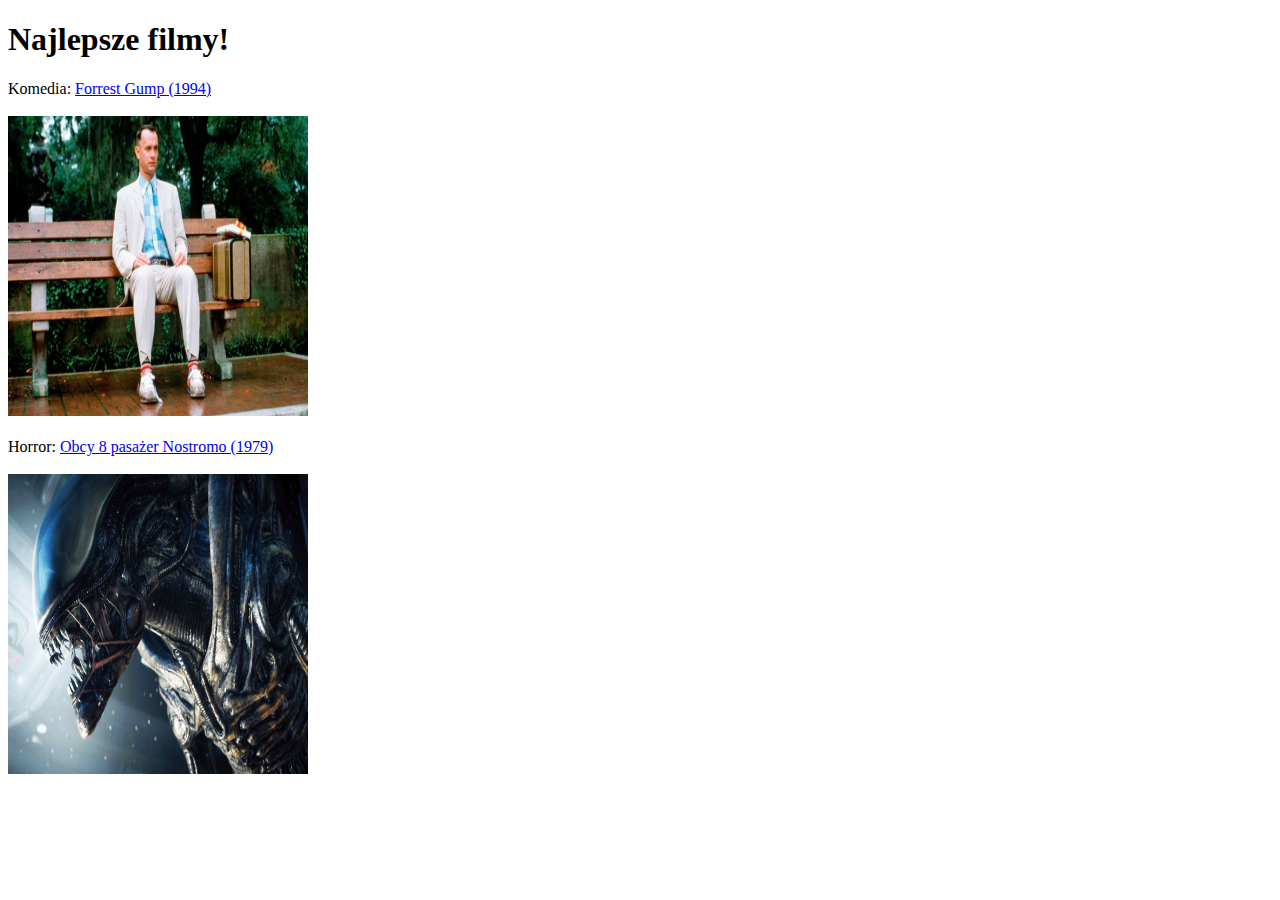
<file: #1 Najlepsze Filmy/index.html>
<!DOCTYPE HTML>
<html lang="pl">

<head>
	<meta charset="utf-8" /> 
	<title>Najlepsze filmy!</title>
	<meta name="description" content = "Przed Tobą spis moich ulubionych filmów, sprawdź czy znasz je wszystkie. Uczta dla kinomaniaka!"/>
	<meta name = "keywords" content = "film, kino, najlepsze filmy, top filmy" />
	<meta http-equiv="X-UA-Compatible" content = "IE=edge, chrome=1"/>
	<meta name="author" content="Adrian Malik"/>
</head>

<body>
	<h1>Najlepsze filmy!</h1>
	
	Komedia: 
	<a href="https://www.filmweb.pl/film/Forrest+Gump-1994-998" target="_blank" 
	title="Zobacz na film webie">
		Forrest Gump (1994)
	</a>
	
	<br/><br/>
	
	<a href="https://www.filmweb.pl/film/Forrest+Gump-1994-998" 
	target="_blank" title="Run Forrest run!">
		<img width="300" height="300" src="img/forrest.jpg"/>
	</a>
	
	<br/><br/>
	
	Horror:
	<a href="https://www.filmweb.pl/film/Obcy+-+8.+pasa%C5%BCer+%22Nostromo%22-1979-980"
	target="_blank" title="Zobacz na Filmwebie!">
		Obcy 8 pasażer Nostromo (1979)
	</a>
	
	<br/><br/>
	
	<a href="https://www.filmweb.pl/film/Obcy+-+8.+pasa%C5%BCer+%22Nostromo%22-1979-980"
	target="_blank" title="One ugly bastard">
		<img width="300" height="300" src="img/obcy.jpg"/>
	</a>



</body>



</html>
</file>
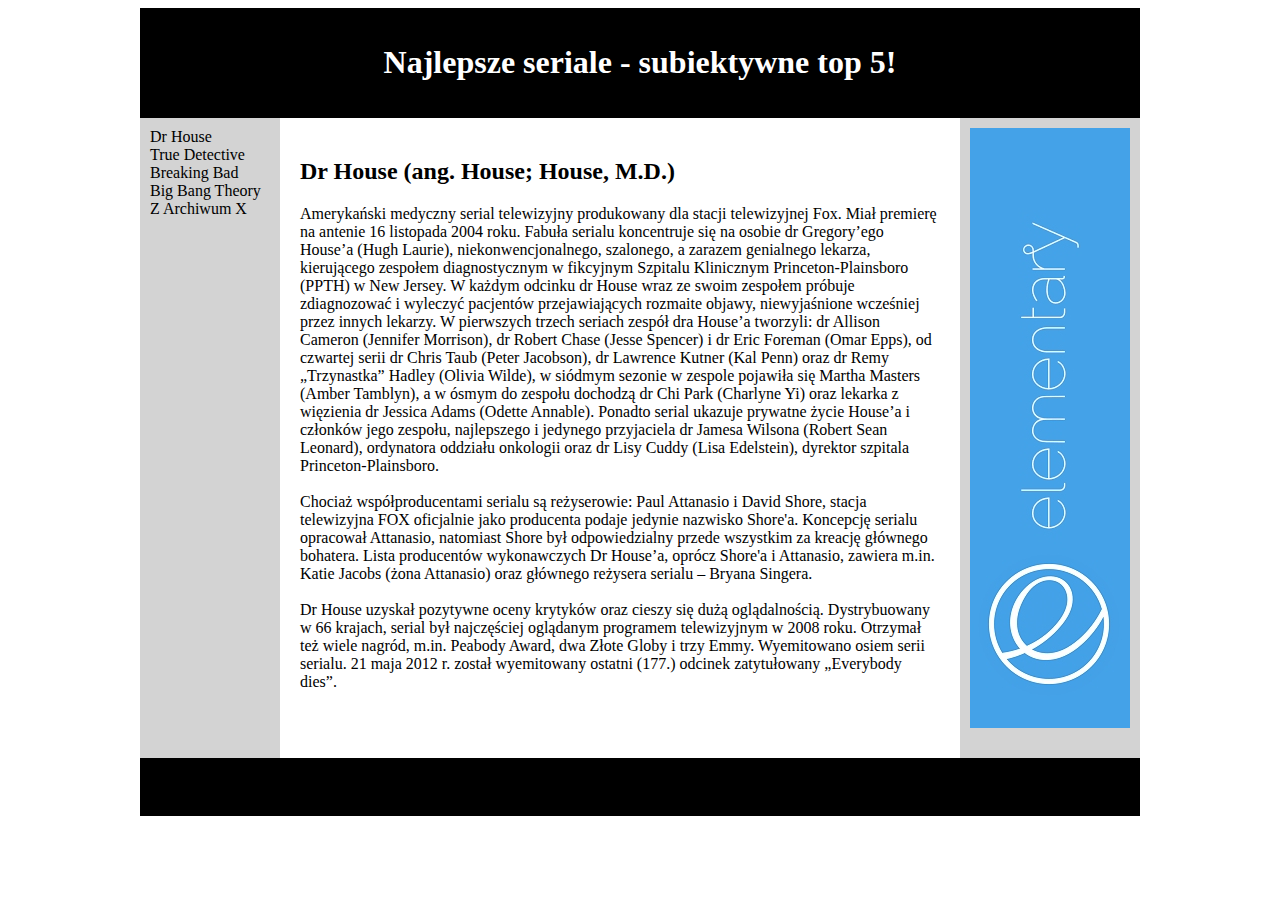
<file: #2 Najlepsze Seriale/index.html>
<!DOCTYPE HTML>
<html lang="pl">
	<head>
		<meta charset="utf-8" />
		<title>Najlepsze seriale - subiektywne TOP 5!</title>
		<meta name="description" content="Serwis prezentuje subiektywne top 5 seriali telewizyjnych. Sprawdź czy znasz je wszystkie" />
		<meta name="keywords" content="top 5, serial, seriale, najlepsze, ciekawe, oglądaj, kinomaniak" />
		<meta http-equiv="X-UA-Compatible" content="IE-edge,chrome=1" />
		
		<style>
			#container
			{
				width: 1000px;
				margin-left: auto;
				margin-right: auto;
			}
			#logo
			{
				background-color: black;
				color: white;
				text-align: center;
				padding: 15px;
			}
			#nav
			{
			float: left;
			background-color: lightgray;
			width: 120px;
			min-height: 620px;
			padding: 10px;
			}
			#content
			{
			float: left;
			padding: 20px;
			width: 640px;
			}
			#ad
			{
			float: left;
			width: 160px;
			min-height: 620px;
			padding: 10px;
			background-color: lightgray;
			}
			#footer
			{
			clear: both;
			background-color: black;
			color: white:
			text-align: center;
			padding: 20px;
			}
		
		</style>
		
	</head>

	<body>
		<div id="container">
		
			<div id="logo">
				<h1>Najlepsze seriale - subiektywne top 5!</h1>
			</div>
			
			<div id="nav">
				Dr House <br/>
				True Detective <br/>
				Breaking Bad <br/>
				Big Bang Theory <br/>
				Z Archiwum X <br/>
			</div>
			
			<div id="content">
			
				<h2>Dr House (ang. House; House, M.D.)</h2>
				
				 Amerykański medyczny serial telewizyjny produkowany dla stacji telewizyjnej Fox. Miał premierę na antenie 16 listopada 2004 roku. Fabuła serialu koncentruje się na osobie dr Gregory’ego House’a (Hugh Laurie), niekonwencjonalnego, szalonego, a zarazem genialnego lekarza, kierującego zespołem diagnostycznym w fikcyjnym Szpitalu Klinicznym Princeton-Plainsboro (PPTH) w New Jersey. W każdym odcinku dr House wraz ze swoim zespołem próbuje zdiagnozować i wyleczyć pacjentów przejawiających rozmaite objawy, niewyjaśnione wcześniej przez innych lekarzy. W pierwszych trzech seriach zespół dra House’a tworzyli: dr Allison Cameron (Jennifer Morrison), dr Robert Chase (Jesse Spencer) i dr Eric Foreman (Omar Epps), od czwartej serii dr Chris Taub (Peter Jacobson), dr Lawrence Kutner (Kal Penn) oraz dr Remy „Trzynastka” Hadley (Olivia Wilde), w siódmym sezonie w zespole pojawiła się Martha Masters (Amber Tamblyn), a w ósmym do zespołu dochodzą dr Chi Park (Charlyne Yi) oraz lekarka z więzienia dr Jessica Adams (Odette Annable). Ponadto serial ukazuje prywatne życie House’a i członków jego zespołu, najlepszego i jedynego przyjaciela dr Jamesa Wilsona (Robert Sean Leonard), ordynatora oddziału onkologii oraz dr Lisy Cuddy (Lisa Edelstein), dyrektor szpitala Princeton‑Plainsboro.
				<br/><br/>
				Chociaż współproducentami serialu są reżyserowie: Paul Attanasio i David Shore, stacja telewizyjna FOX oficjalnie jako producenta podaje jedynie nazwisko Shore'a. Koncepcję serialu opracował Attanasio, natomiast Shore był odpowiedzialny przede wszystkim za kreację głównego bohatera. Lista producentów wykonawczych Dr House’a, oprócz Shore'a i Attanasio, zawiera m.in. Katie Jacobs (żona Attanasio) oraz głównego reżysera serialu – Bryana Singera.
				<br/><br/>			
				Dr House uzyskał pozytywne oceny krytyków oraz cieszy się dużą oglądalnością. Dystrybuowany w 66 krajach, serial był najczęściej oglądanym programem telewizyjnym w 2008 roku. Otrzymał też wiele nagród, m.in. Peabody Award, dwa Złote Globy i trzy Emmy. Wyemitowano osiem serii serialu. 21 maja 2012 r. został wyemitowany ostatni (177.) odcinek zatytułowany „Everybody dies”.
			</div>
			
			<div id="ad">
				<img src="img/reklama.jpg" />
			</div>
			
			<div id="footer">
				Najlepsze seriale - TOP 5! &copy; Wszelkie prawa zastrzerzone
			</div>
			
		</div>
	</body>
</html>
</file>
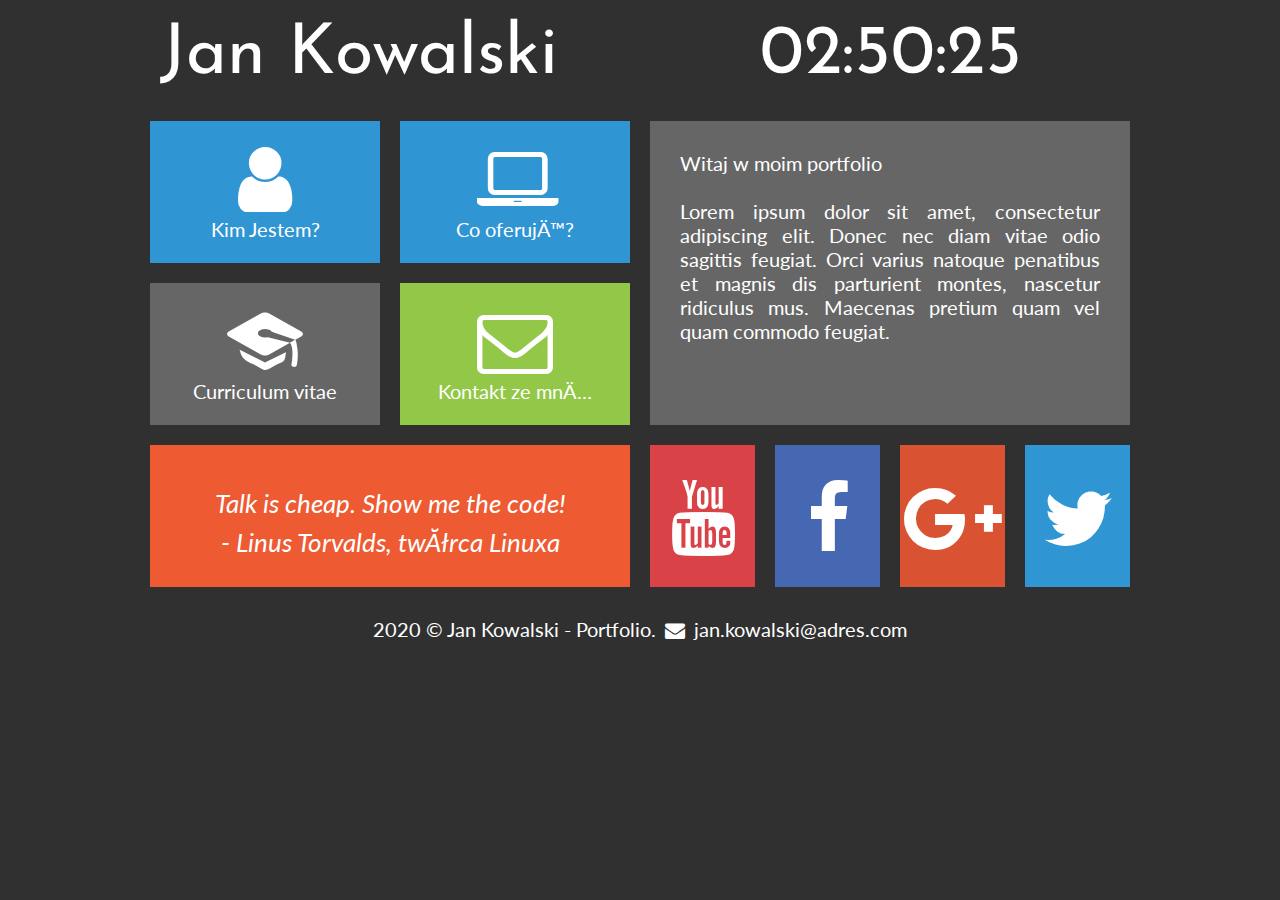
<file: #3 Wizytowka/index.html>
<!DOCTYPE HTML>

<html lang="pl">

	<head>
	
	<meta charset="urf-8"/>
	<meta http-equiv="X-UA-Compatible" content="IE=edge, chrome=1"/>
	<title> Jan Kowalski - Portfolio </title>
	<meta name="description" content="Stworzę dla ciebie wyjątkową stronę www! Zatrudnij programistę webowego: PHP, JavaScript, HTML, CSS, MySQL, Word,Press, Joomla, Drupal."/>
	<meta name="keywords" content="zamów, stronę, tworzenie, www, programista, portfolio, php, javascript, html, css, wordpress, joomla, drupal"/>
	
	<link rel="stylesheet" href="style.css" type="text/css"/>
	<link rel="stylesheet" href="css/fontello.css" type="text/css"/>
	<link href="https://fonts.googleapis.com/css2?family=Josefin+Sans&family=Lato&display=swap" rel="stylesheet" type="text/css">
	<script src ="timer.js"></script>
	
	</head>

	<body onload="odliczanie();">
	
	<div id="container" >
		<div class="rectangle">
			<div id="logo">
				<a href="zatrudnij-programiste-webowego" class="tilelinkhtml5">
					Jan Kowalski
				</a>
			</div>
			<div id="zegar">12:00:00</div>
			<div style="clear: both;"></div>
		</div>
		
		<div class="square">
		
			<div class="tile1">
				<a href="kimjestem.html" class="tilelink">
					<i class="icon-user"></i>
					<br/>Kim Jestem?
				</a>
			</div>
			
			<a href="oferta.html" class="tilelinkhtml5">
				<div class="tile1">
					<i class="icon-laptop"></i>
					<br/>Co oferuję?
				</div>
			</a>
			
			<div style="clear: both;"></div>
			
			<div class="tile2">
				<a href="cv.html" class="tilelink">
					<i class="icon-graduation-cap"></i>
					<br/>Curriculum vitae
				</a>
			</div>
			
			<div class="tile3">
				<a href="kontakt.html" class="tilelink">
					<i class="icon-mail"></i>
					<br/>Kontakt ze mną
				</a>
			</div>
			
			<div style="clear: both;"></div>
			
			<div class="tile4">
				<br/><i>Talk is cheap. Show me the code! <br/> - Linus Torvalds, twórca Linuxa</i>
			</div>		
			
		</div>
		
		<div class="square">
		
			<div class="tile5">
			
			Witaj w moim portfolio<br/><br/>
			Lorem ipsum dolor sit amet, consectetur adipiscing elit. Donec nec diam vitae odio sagittis feugiat. Orci varius natoque penatibus et magnis dis parturient montes, nascetur ridiculus mus. Maecenas pretium quam vel quam commodo feugiat. 
			
			</div>		
			
			<div class="yt">
				<a href="http://youtube.com" target="_blank" class="sociallink">
					<i class="icon-youtube"></i>
				</a>
			</div>
			<div class="fb">
				<a href="http://facebook.com" target="_blank" class="sociallink">
					<i class="icon-facebook"></i>
				</a>
			</div>
			<div class="gplus">
				<a href="http://plus.google.com" target="_blank" class="sociallink">
					<i class="icon-gplus"></i>
				</a>
			</div>
			<div class="tw">
				<a href="http://twitter.com" target="_blank" class="sociallink">
					<i class="icon-twitter"></i>
				</a>
			</div>
			
			<div style="clear: both;"></div>
		</div>
		
		<div style="clear: both;"></div>
		<div class="rectangle">
			2020 &copy; Jan Kowalski - Portfolio. <i class="icon-mail-alt"></i> jan.kowalski@adres.com 
		</div>
			
	<div>
	
	</body>

</html>
</file>
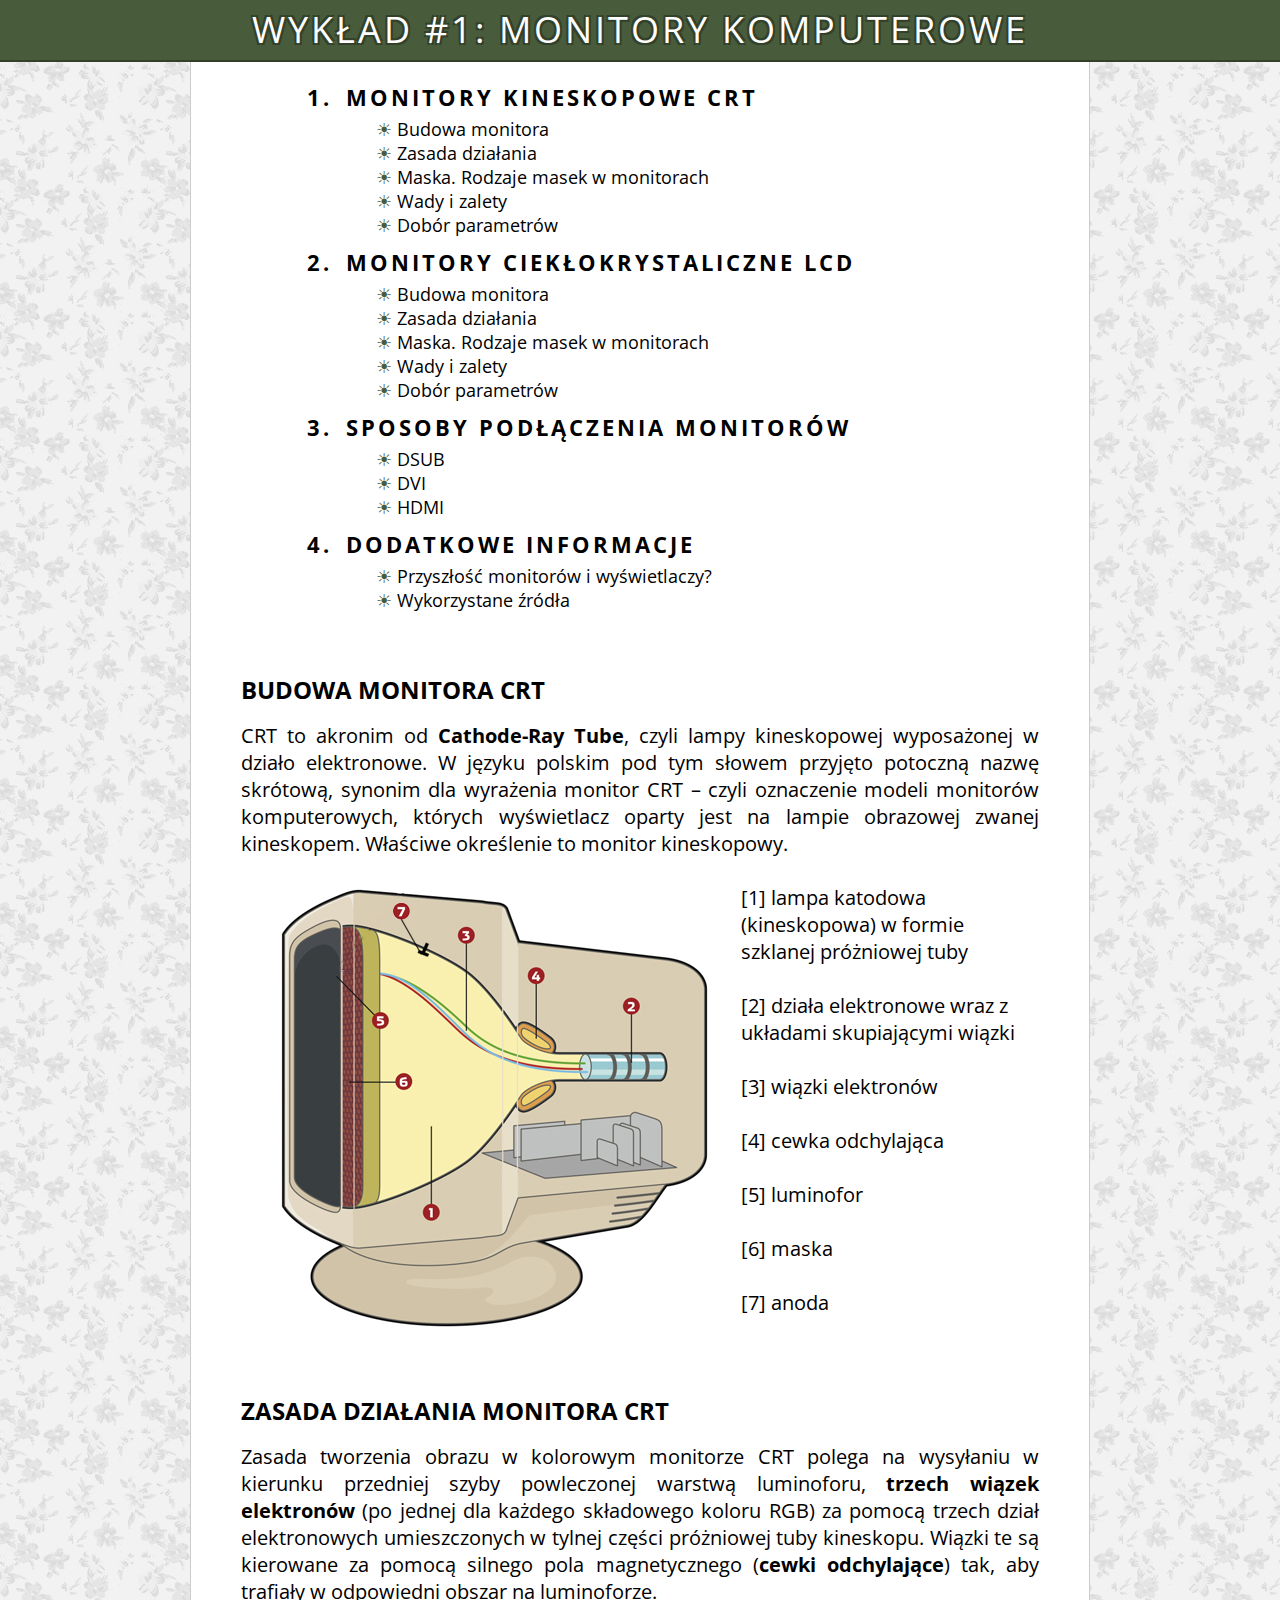
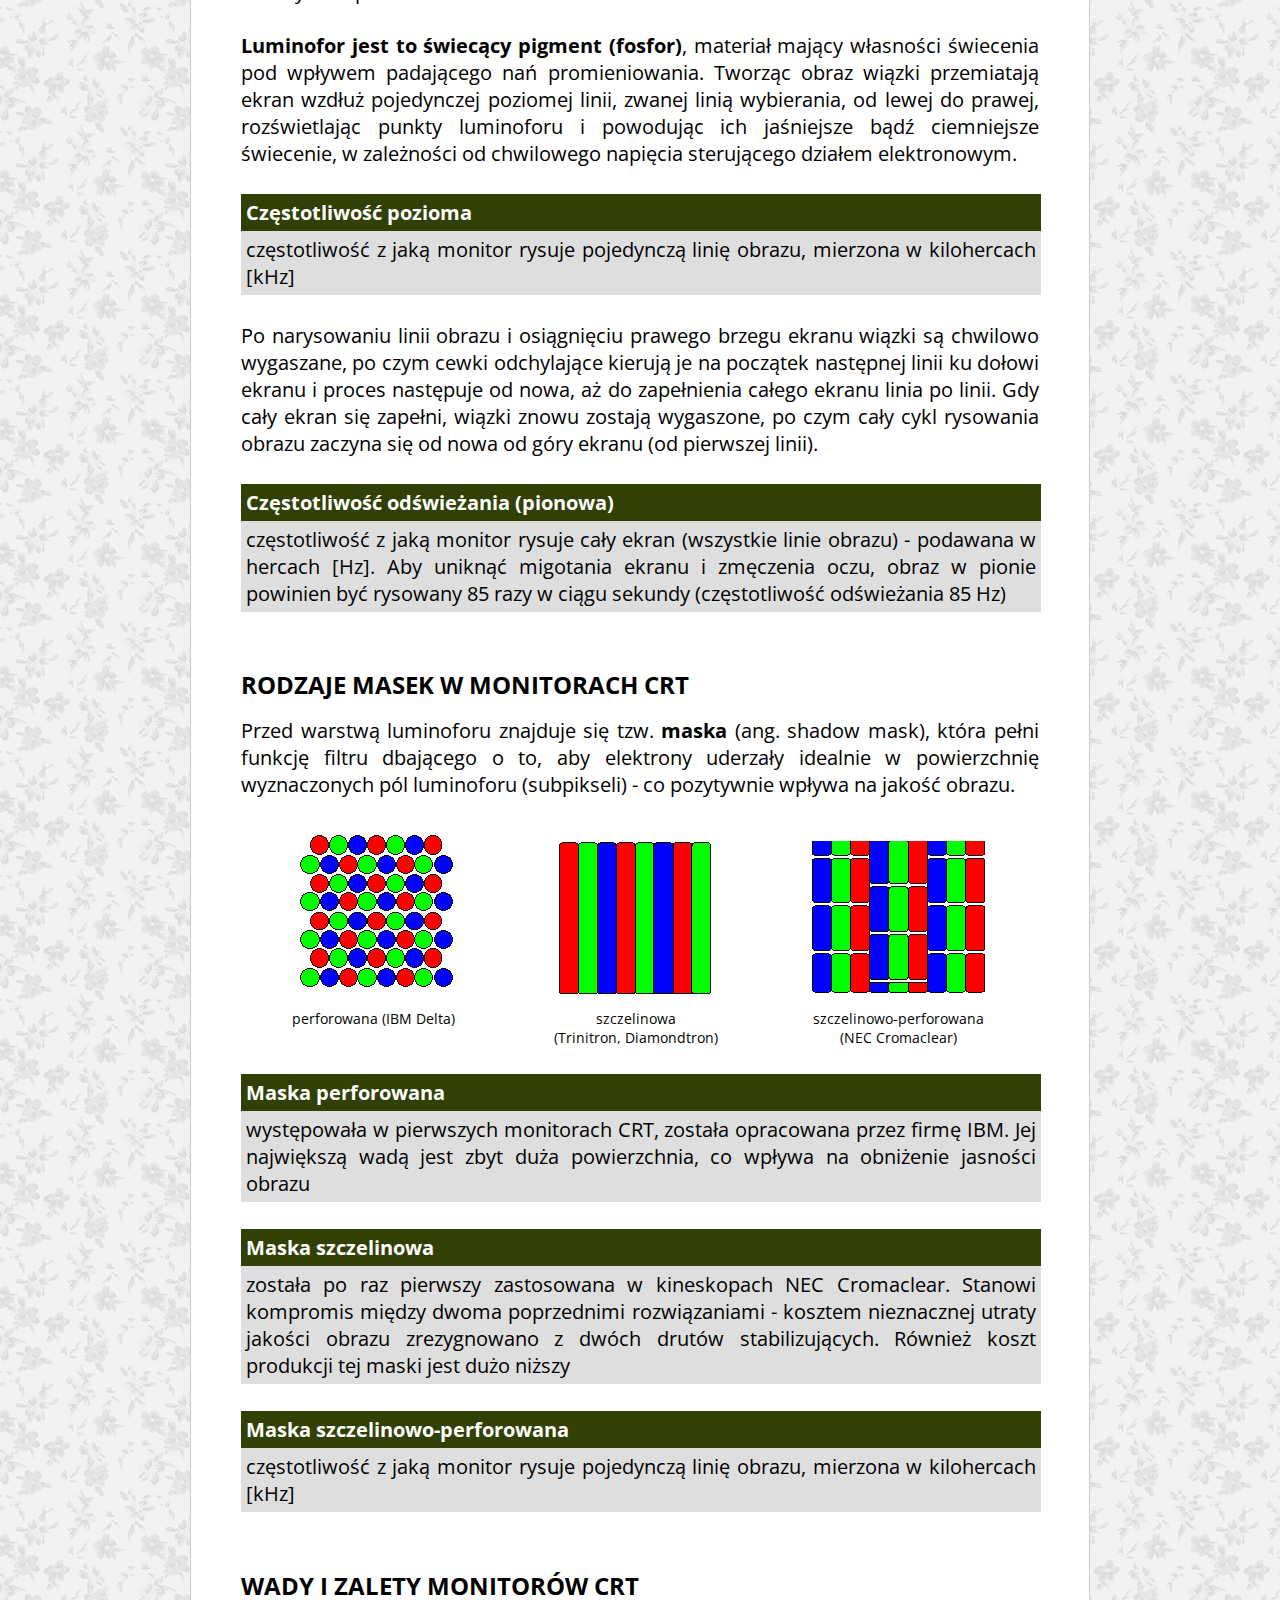
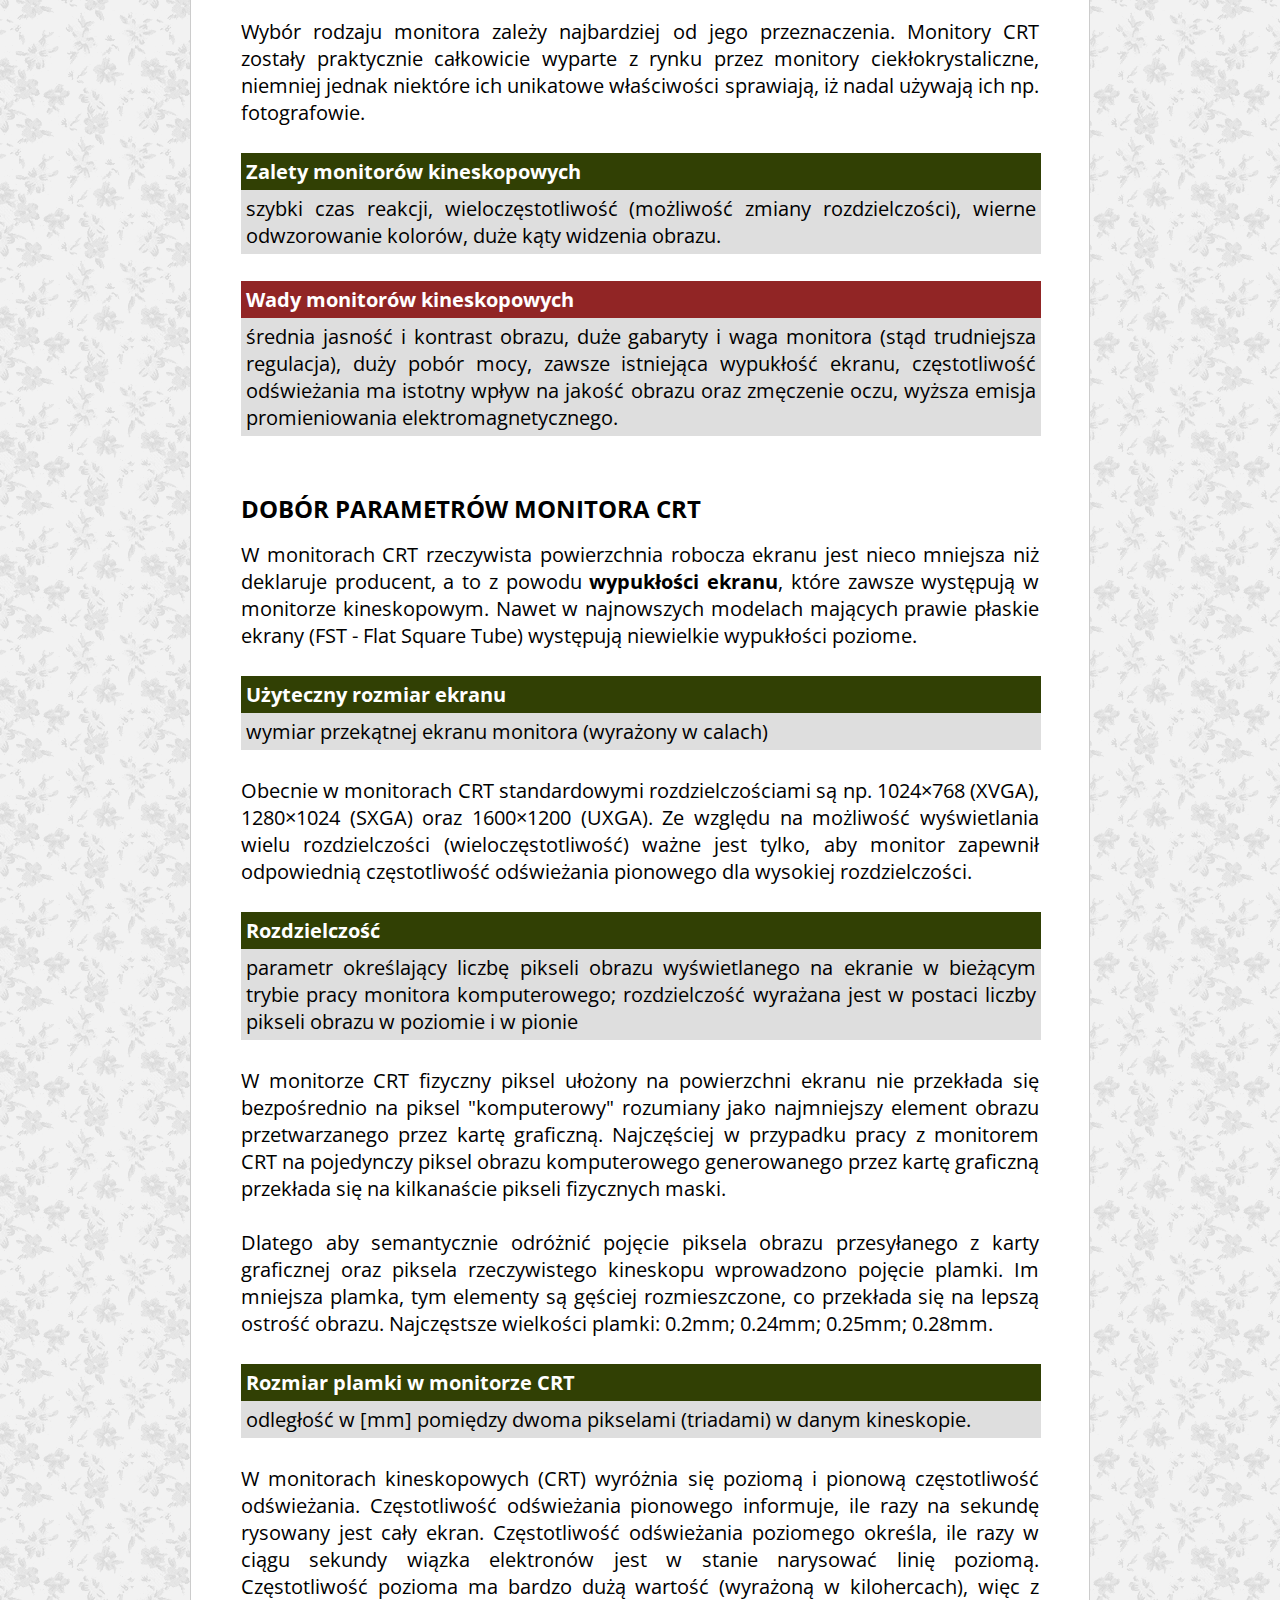
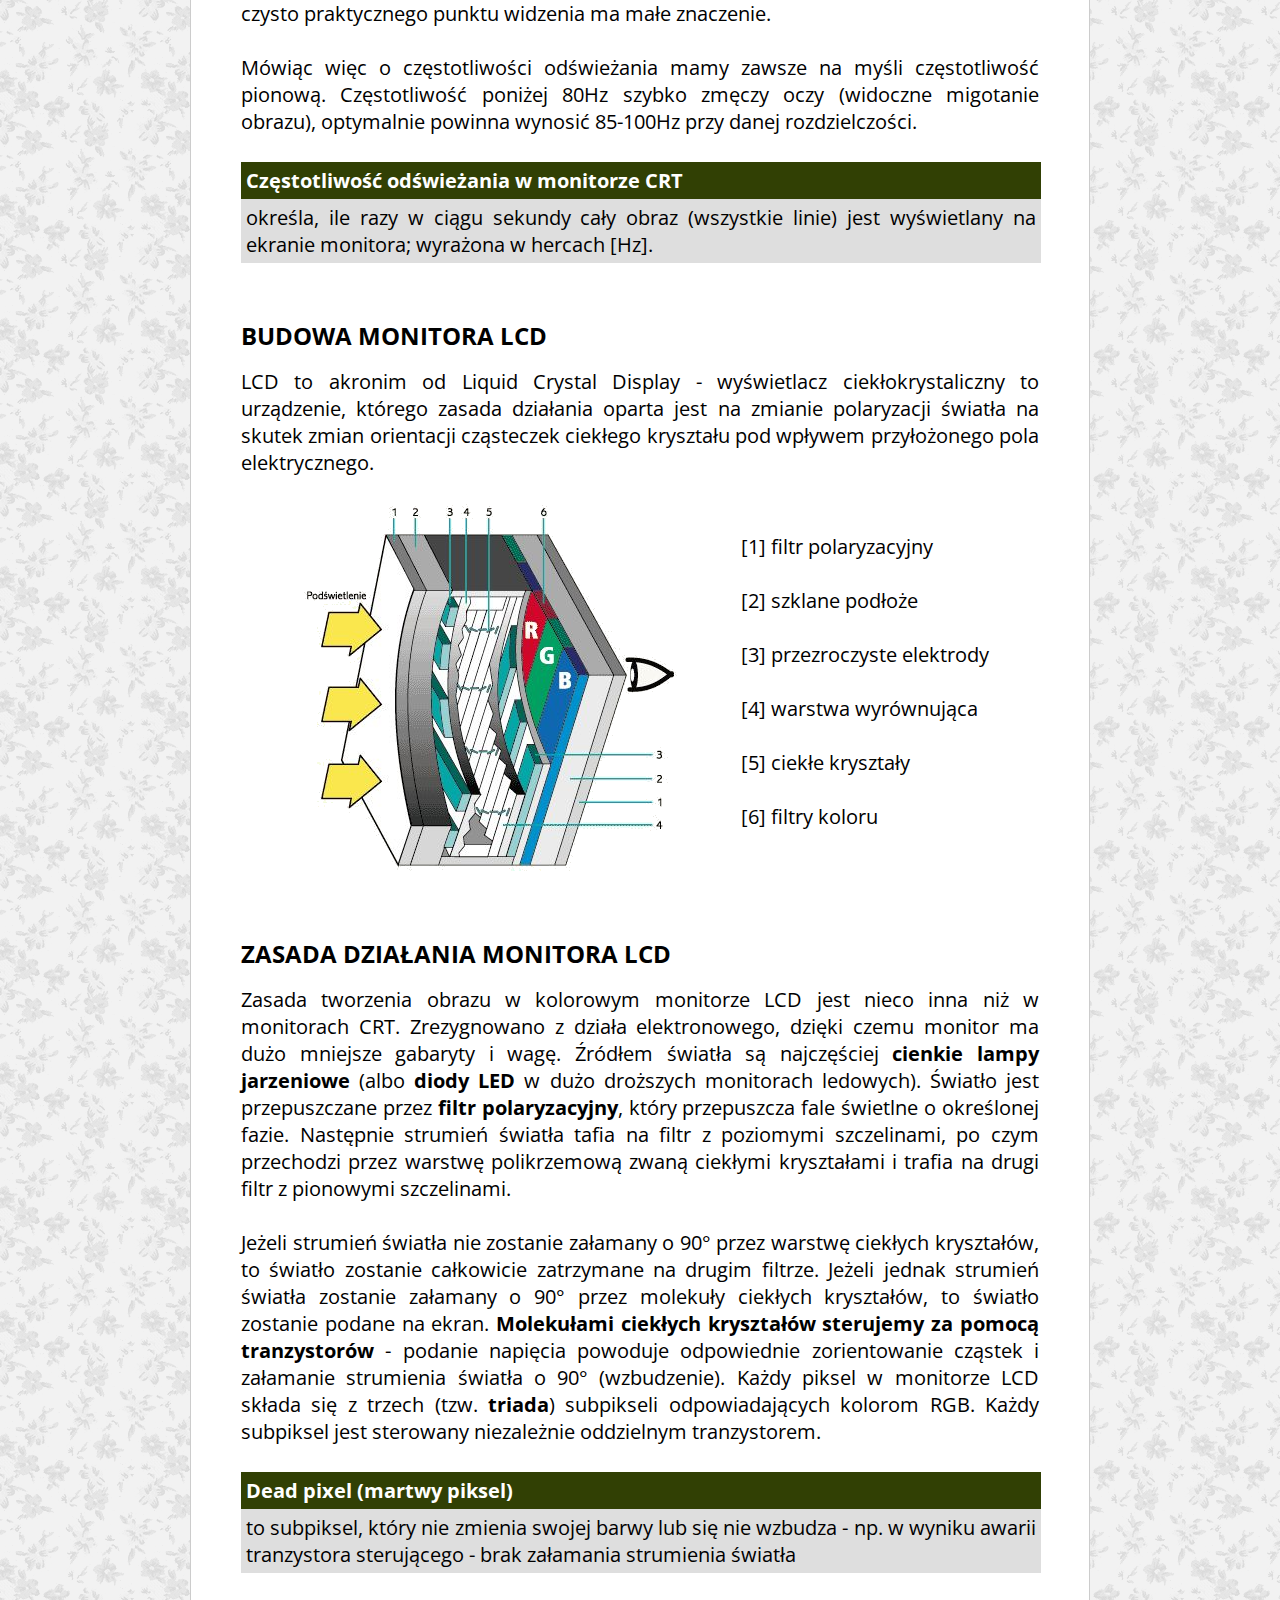
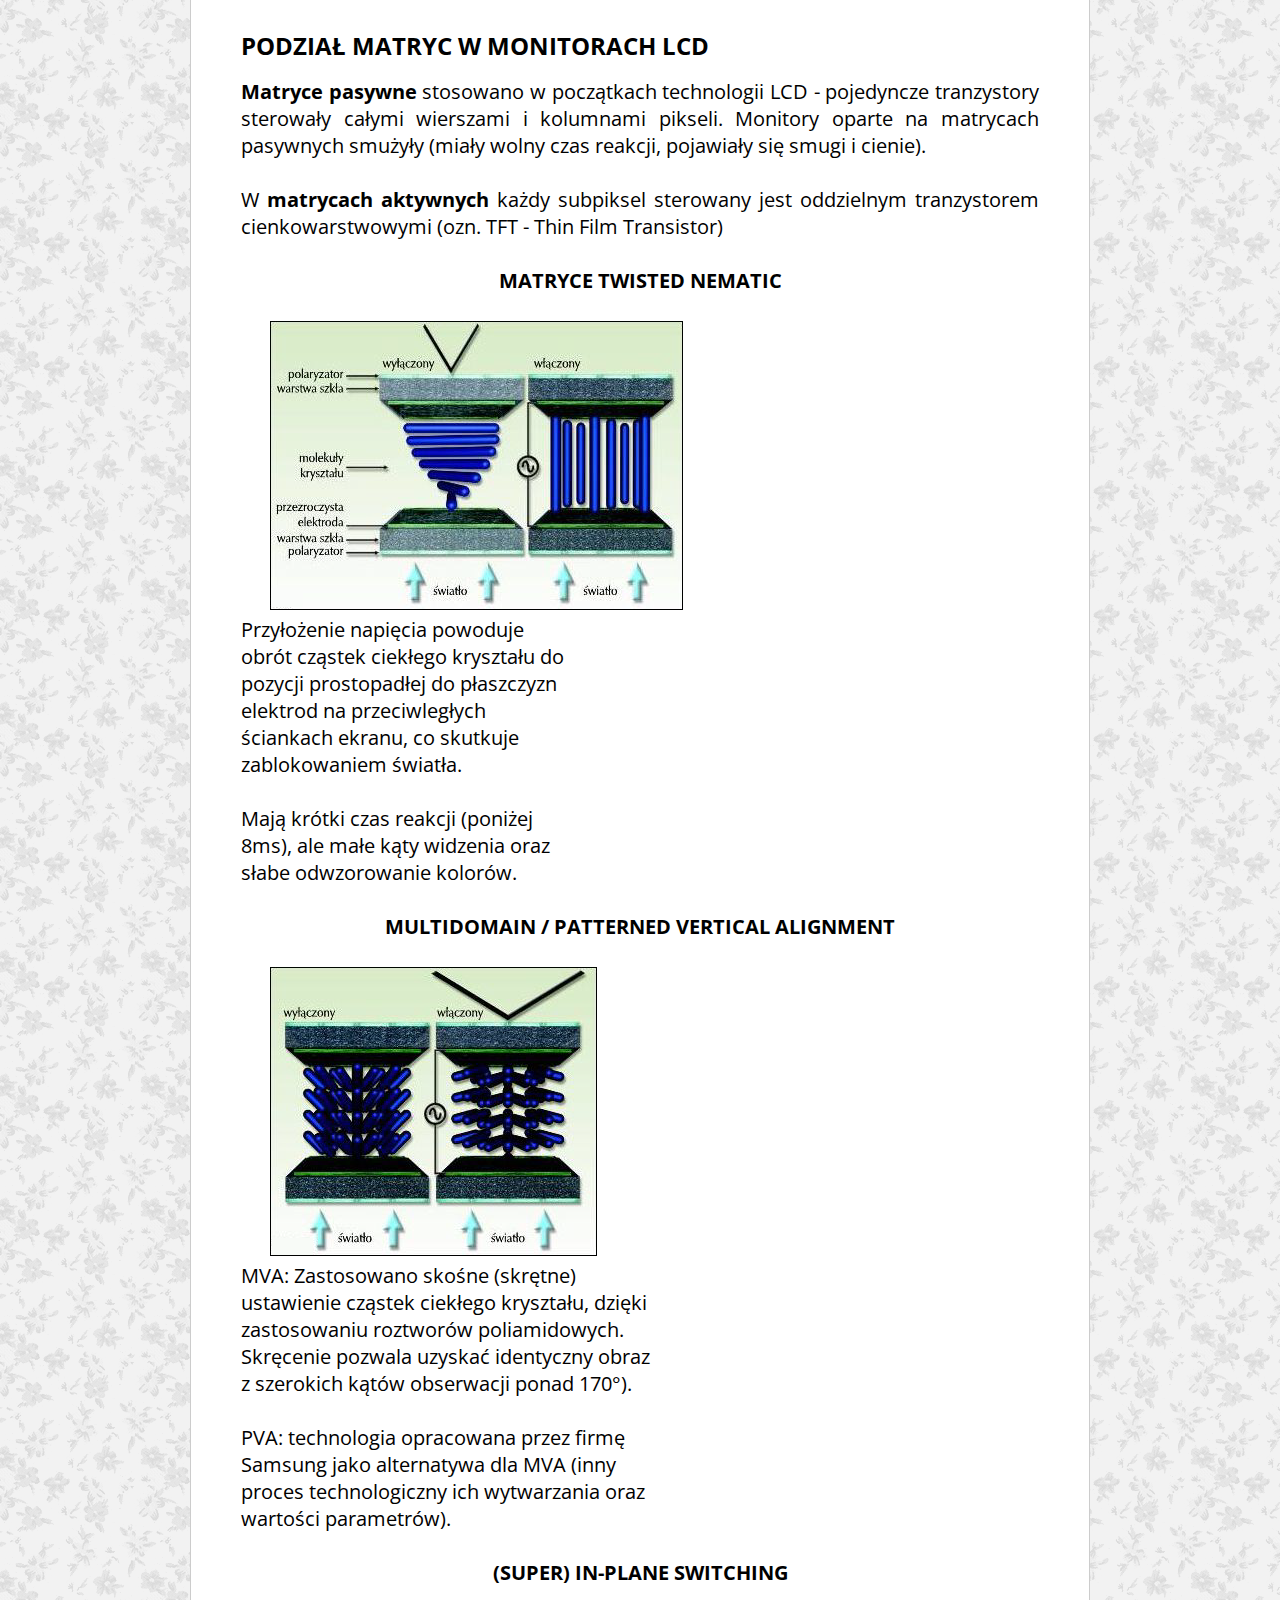
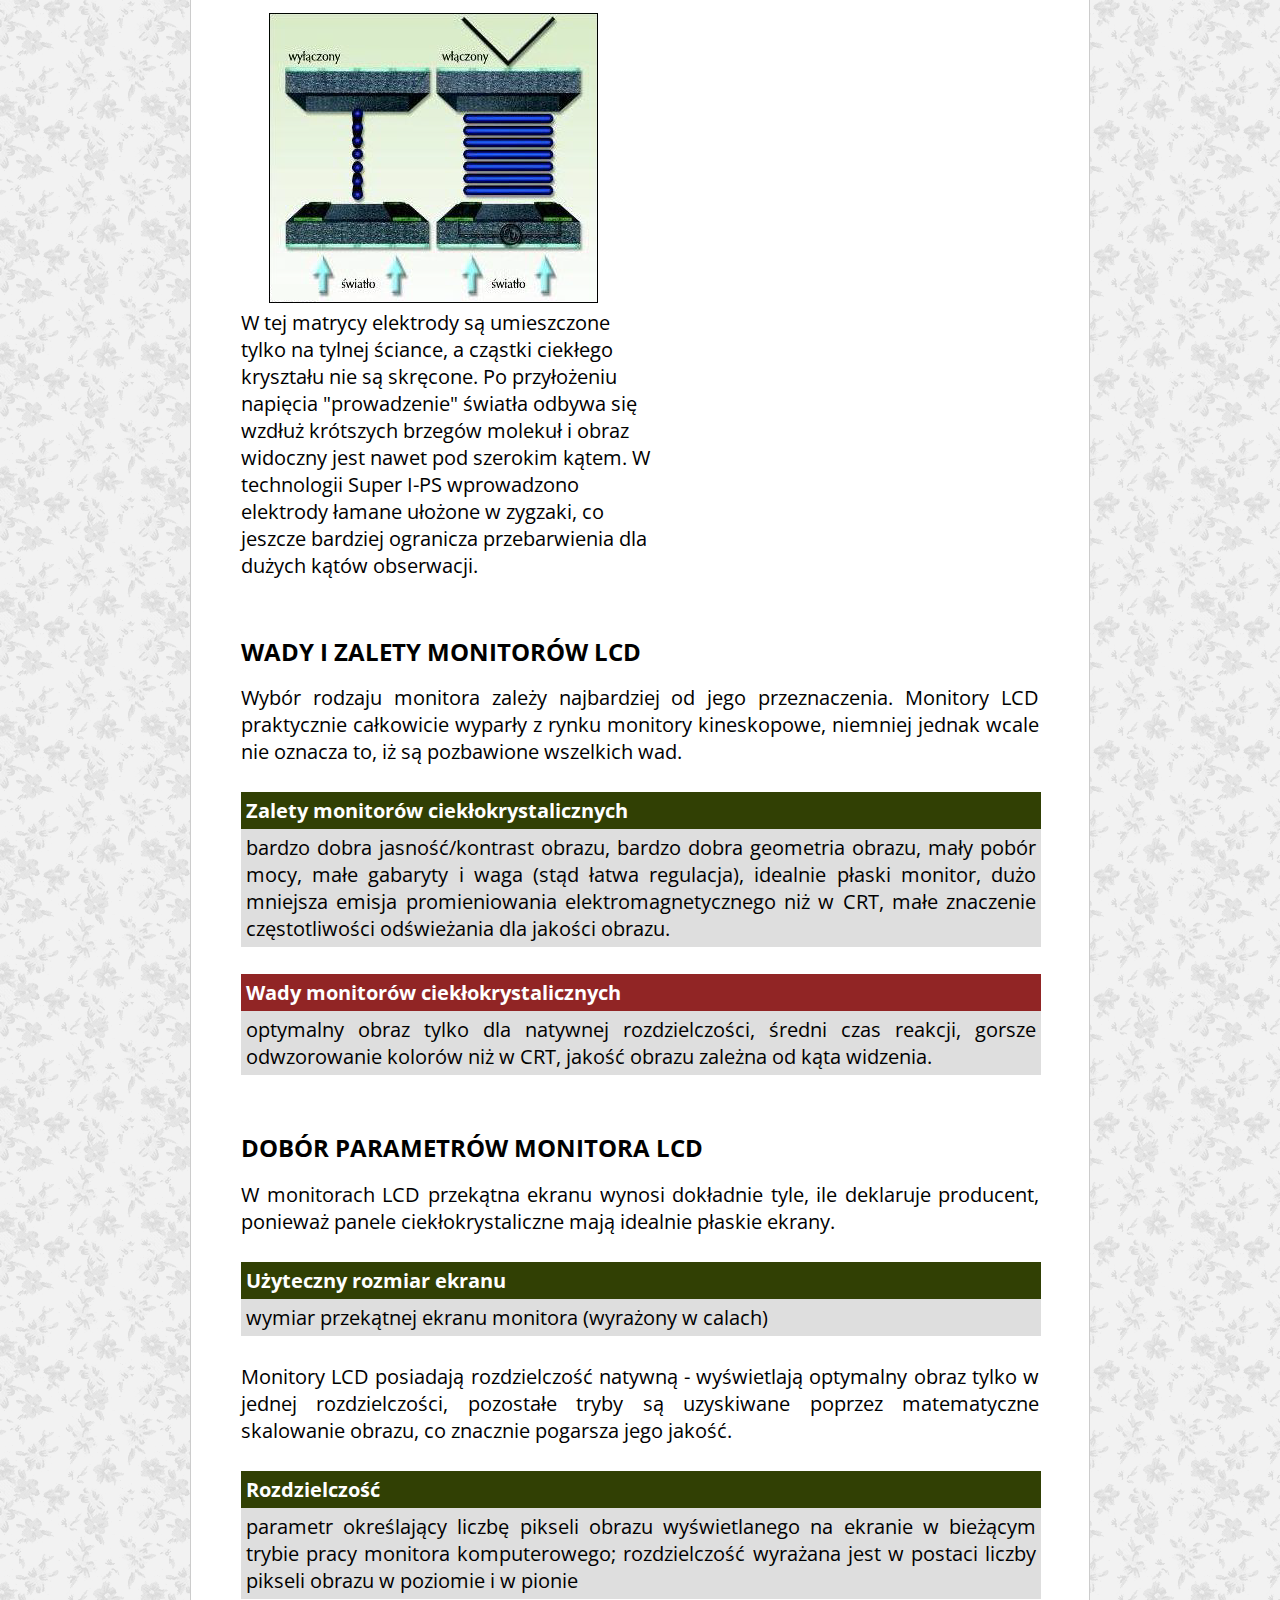
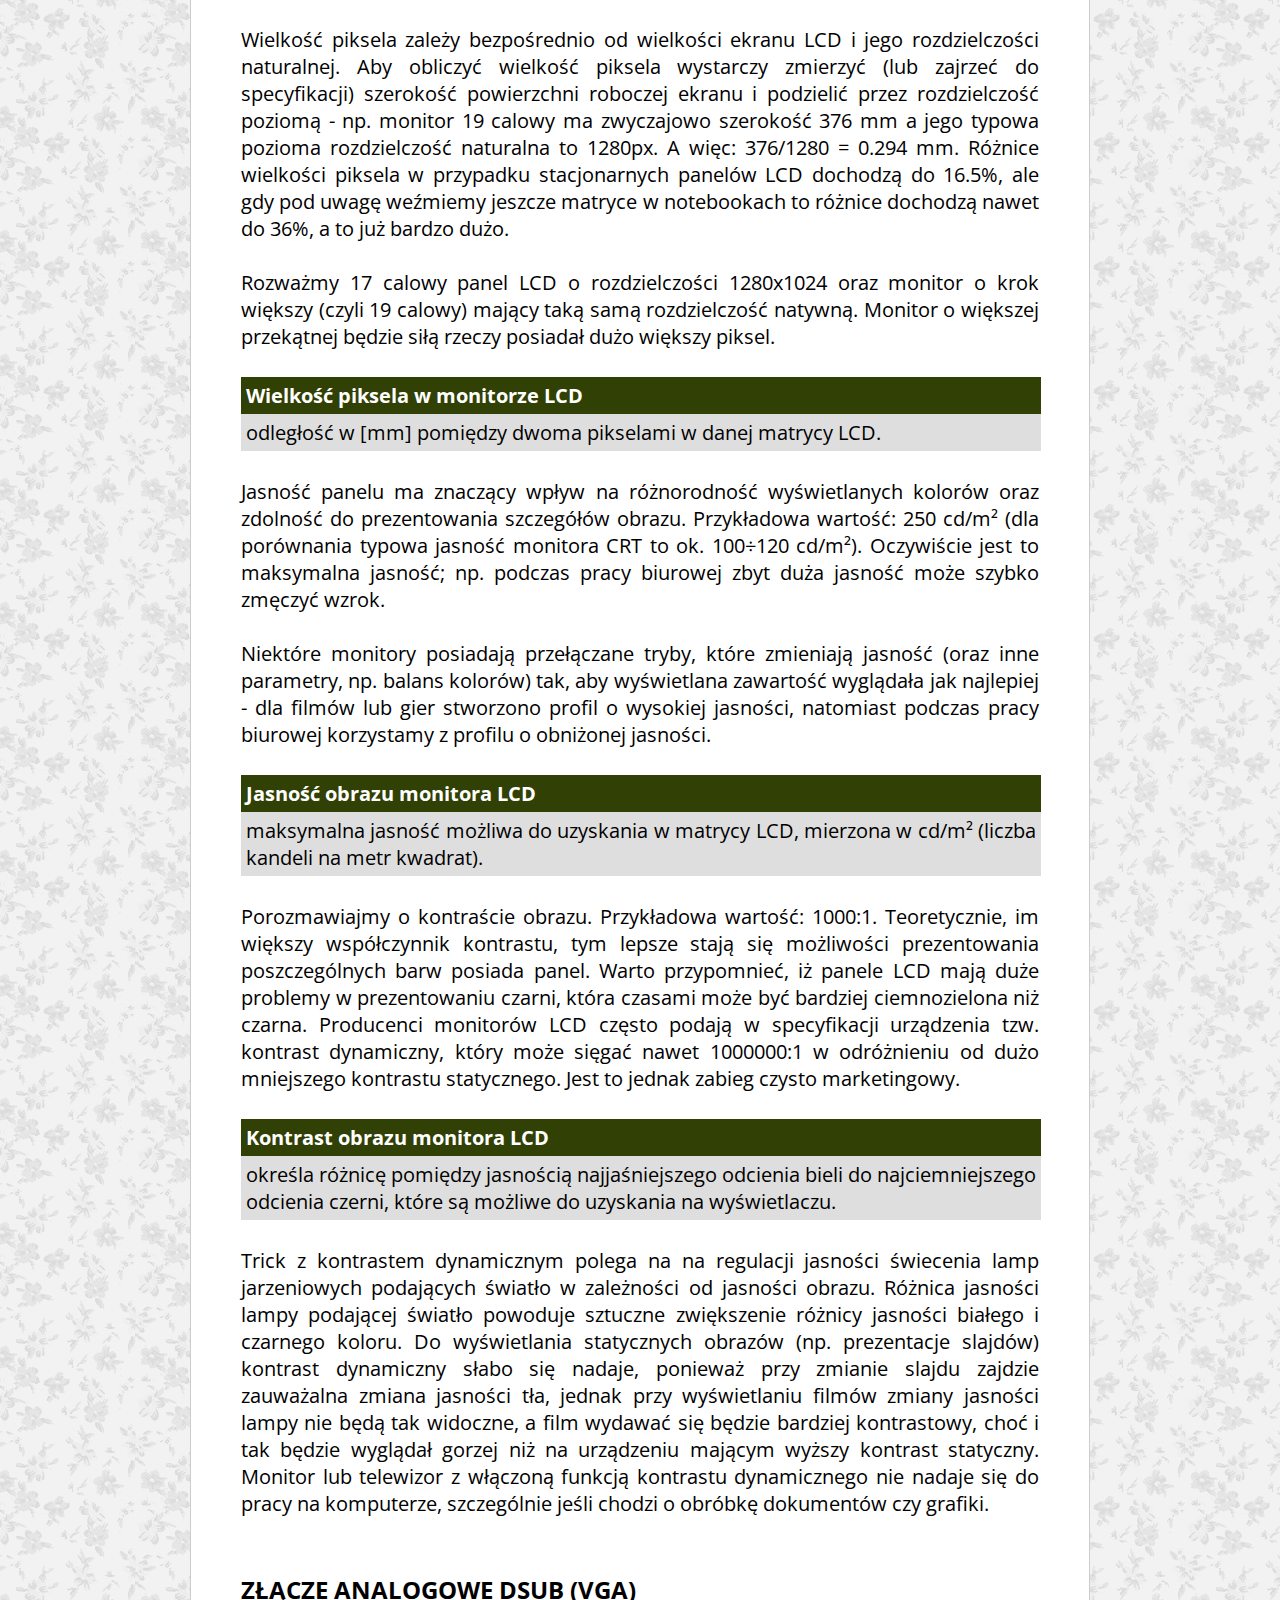
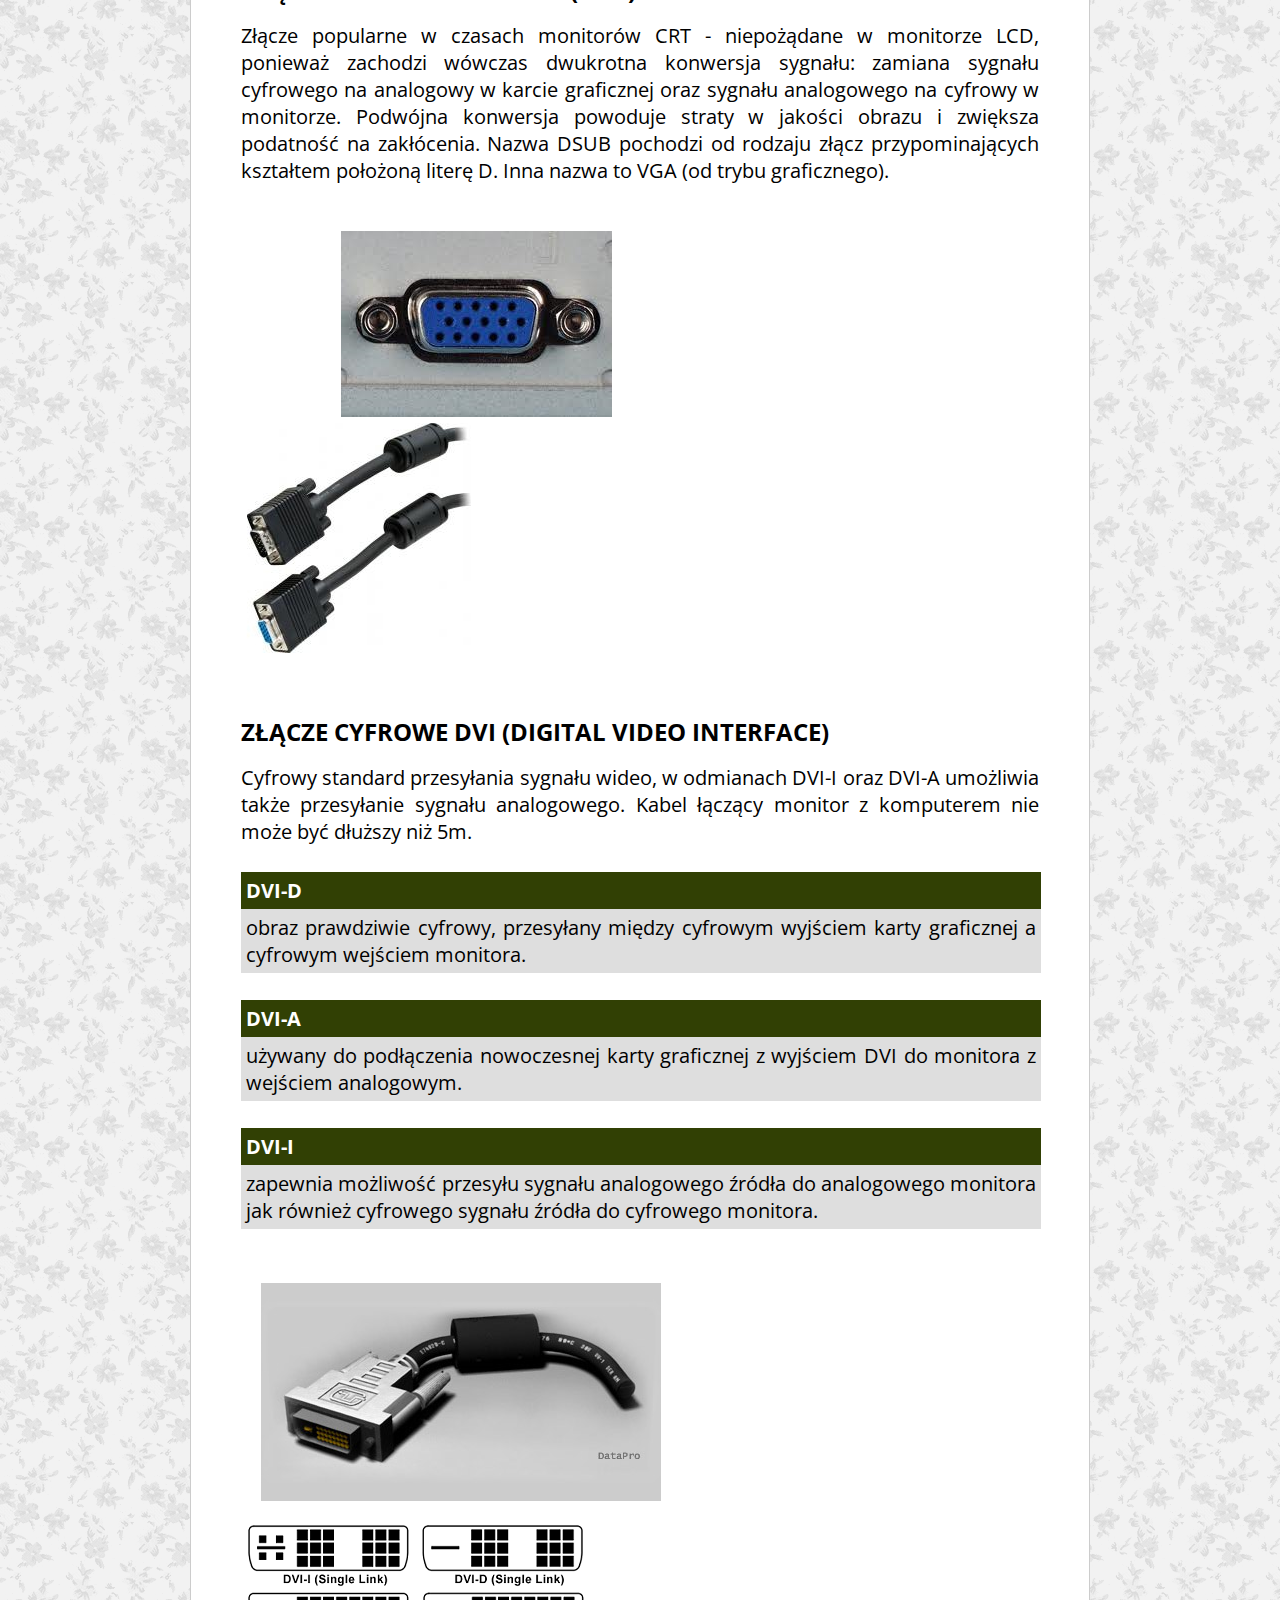
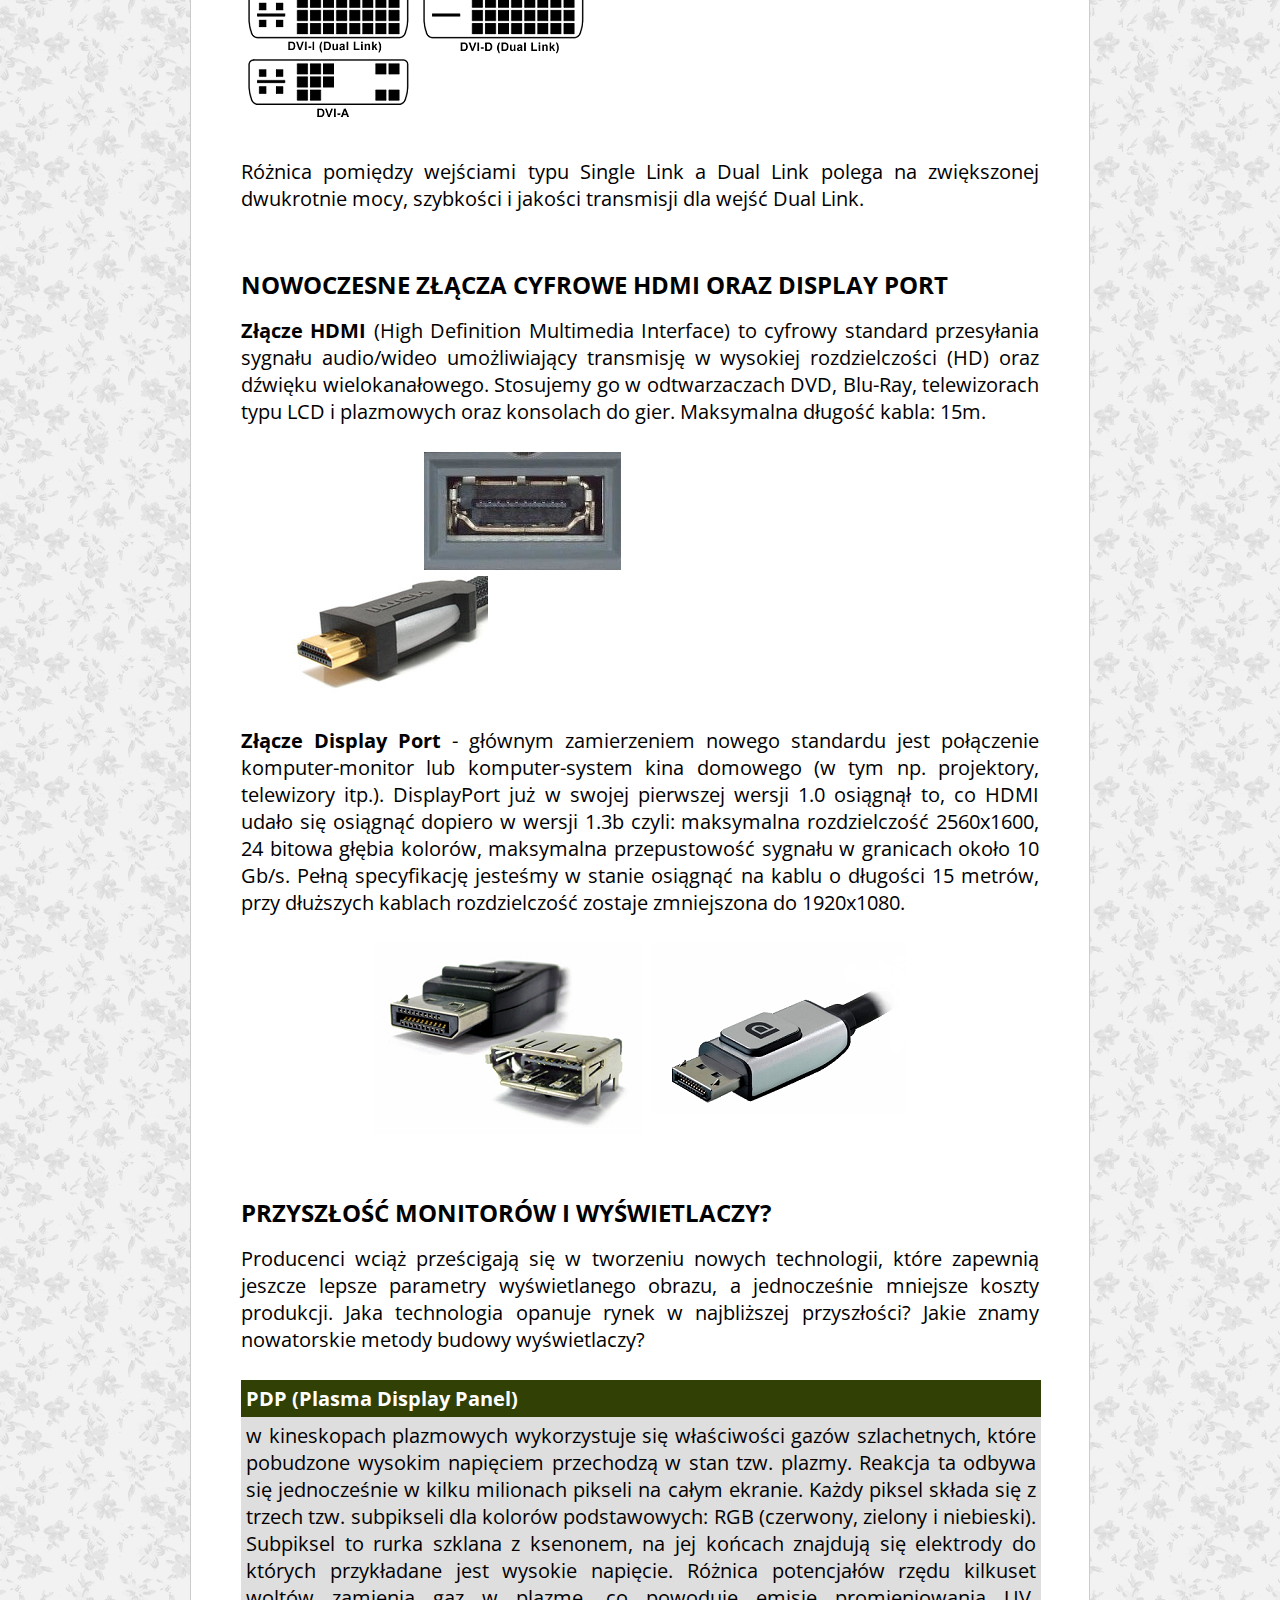
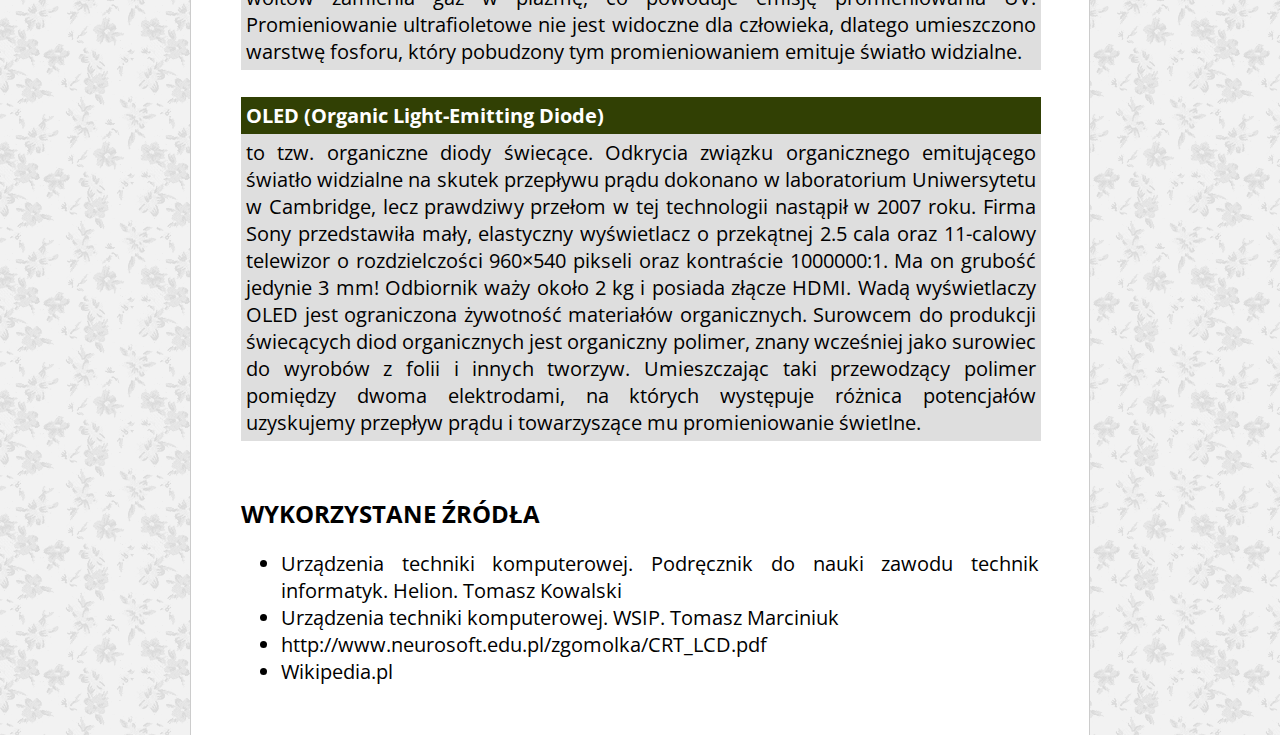
<file: #4 Monitory Komputerowe/index.html>
<!DOCTYPE HTML>

<html lang="pl">
<head>
	<meta charset="utf-8" />
	<title>Monitory komputerowe</title>
	<meta name="keywords" content="budowa, zasada działania, CRT, LCD, złącza, wady, zalety, parametry monitorów, oznaczenia, maski, rodzaje matryc: TN, PVA, MVA, IPS, wymiar przekątnej, rozdzielczość, wielkość plamki, wielkość piksela, jasność, kontrast, bad pixel, PDP, OLED, VGA, DSUB, HDMI, DVI, jaki monitor kupić, porównanie CRT vs LCD" />
	<meta http-equiv="X-UA-Compatible" content="IE-edge,chrome=1" />
	
	<link rel="stylesheet" href="style.css" type="text/css"/>
	<link href="https://fonts.googleapis.com/css2?family=Open+Sans:wght@400;700&display=swap" rel="stylesheet" type="text/css">
	
	<script src="https://ajax.googleapis.com/ajax/libs/jquery/2.2.0/jquery.min.js"></script>
	
	<script src="jquery.scrollTo.min.js"></script>
	<script>
		jQuery(function($)
		{
			//zresetuj scrolla
			$.scrollTo(0);
		//	$('#link3').click(function() { $.scrollTo($('#maskicrt'), 500); }); 
			$('.scrollup').click(function() { $.scrollTo($('body'), 300); });
		});
		
		//pokaż podczas przewijania
		
	//	$(window).scroll(function()
	//	{
	//		if($(this).scrollTop()>300) $('.scrollup').fadeIn();
	//		else $('.scrollup').fadeOut();
	//	}
	//	);
		
	</script>
	
</head>
<body>
	<div id="logo">Wykład #1: Monitory komputerowe</div>
	<div id="container">
	
		<a href="#" class="scrollup"></a>
	
		<div id="spis">
			<ol>
				<li>Monitory kineskopowe CRT
					<ul>
						<li>Budowa monitora</li>
						<li>Zasada działania</li>
						<li><a id="link3" href="#">Maska. Rodzaje masek w monitorach</a></li>
						<li>Wady i zalety</li>
						<li>Dobór parametrów</li>
					</ul>
				</li>
				<li>Monitory ciekłokrystaliczne LCD
					<ul>
						<li>Budowa monitora</li>
						<li>Zasada działania</li>
						<li>Maska. Rodzaje masek w monitorach</li>
						<li>Wady i zalety</li>
						<li>Dobór parametrów</li>
					</ul>
				</li>
				<li>Sposoby podłączenia monitorów
					<ul>
						<li>DSUB</li>
						<li>DVI</li>
						<li>HDMI</li>
					</ul>
				</li>
				<li>Dodatkowe informacje
					<ul>
						<li>Przyszłość monitorów i wyświetlaczy?</li>
						<li>Wykorzystane źródła</li>
					</ul>
				</li>
			</ol>
		</div>
		
		
		<!-- ######################## SLAJD 1.1 ######################## -->
		
		<div class="slajd">
		
			<h1>Budowa monitora CRT</h1>
			
			CRT to akronim od <strong>Cathode-Ray Tube</strong>, czyli lampy kineskopowej wyposażonej w działo elektronowe. W języku polskim pod tym słowem przyjęto potoczną nazwę skrótową, synonim dla wyrażenia monitor CRT – czyli oznaczenie modeli monitorów komputerowych, których wyświetlacz oparty jest na lampie obrazowej zwanej kineskopem. Właściwe określenie to monitor kineskopowy.
			<br /><br />
			
			<div style="float:left; width:480px; padding-left:20px;">
				<img src="img/budowa-crt.png" alt="crt" />
			</div>
			<div style="float:left; width:280px; text-align:left;">
				[1] lampa katodowa (kineskopowa) w formie szklanej próżniowej tuby<br /><br />
				[2] działa elektronowe wraz z układami skupiającymi wiązki<br /><br />
				[3] wiązki elektronów<br /><br />
				[4] cewka odchylająca<br /><br />
				[5] luminofor<br /><br />
				[6] maska<br /><br />
				[7] anoda
			</div>
			<div style="clear:both;"></div>

		</div>
		
		<!-- ######################## SLAJD 1.2 ######################## -->
		
		<div class="slajd">
		
			<h1>Zasada działania monitora CRT</h1>
			
			Zasada tworzenia obrazu w kolorowym monitorze CRT polega na wysyłaniu w kierunku przedniej szyby powleczonej warstwą luminoforu, <strong>trzech wiązek elektronów</strong> (po jednej dla każdego składowego koloru RGB) za pomocą trzech dział elektronowych umieszczonych w tylnej części próżniowej tuby kineskopu. Wiązki te są kierowane za pomocą silnego pola magnetycznego (<strong>cewki odchylające</strong>) tak, aby trafiały w odpowiedni obszar na luminoforze.
			<br /><br />
			<strong>Luminofor jest to świecący pigment (fosfor)</strong>, materiał mający własności świecenia pod wpływem padającego nań promieniowania. Tworząc obraz wiązki przemiatają ekran wzdłuż pojedynczej poziomej linii, zwanej linią wybierania, od lewej do prawej, rozświetlając punkty luminoforu i powodując ich jaśniejsze bądź ciemniejsze świecenie, w zależności od chwilowego napięcia sterującego działem elektronowym.
			<br /><br />
			
			<div style="width:790px; background-color:#314004;padding:5px;font-weight:700;color:#fff;">
				Częstotliwość pozioma
			</div>
			<div style="width:790px; background-color:#dedede; padding:5px;">
				częstotliwość z jaką monitor rysuje pojedynczą linię obrazu, mierzona w kilohercach [kHz]
			</div>	
			
			<br />			
			Po narysowaniu linii obrazu i osiągnięciu prawego brzegu ekranu wiązki są chwilowo wygaszane, po czym cewki odchylające kierują je na początek następnej linii ku dołowi ekranu i proces następuje od nowa, aż do zapełnienia całego ekranu linia po linii. Gdy cały ekran się zapełni, wiązki znowu zostają wygaszone, po czym cały cykl rysowania obrazu zaczyna się od nowa od góry ekranu (od pierwszej linii).
			<br /><br />
			
			<div style="width:790px; background-color:#314004;padding:5px;font-weight:700;color:#fff;">
				Częstotliwość odświeżania (pionowa)
			</div>
			<div style="width:790px; background-color:#dedede;padding:5px;">
				częstotliwość z jaką monitor rysuje cały ekran (wszystkie linie obrazu) - podawana w hercach [Hz]. Aby uniknąć migotania ekranu i zmęczenia oczu, obraz w pionie powinien być rysowany 85 razy w ciągu sekundy (częstotliwość odświeżania 85 Hz)
			</div>
			
		</div>
		
		<!-- ######################## SLAJD 1.3 ######################## -->
		
		<div class="slajd">
		
			<h1 id="maskicrt">Rodzaje masek w monitorach CRT</h1>
			
			Przed warstwą luminoforu znajduje się tzw. <strong>maska</strong> (ang. shadow mask), która pełni funkcję filtru dbającego o to, aby elektrony uderzały idealnie w powierzchnię wyznaczonych pól luminoforu (subpikseli) - co pozytywnie wpływa na jakość obrazu.
			<br /><br />
			
			<div style="width:265px; float:left; text-align:center; font-size:14px;">
				<img src="img/maska1.png" alt="maska1" />
				<br />perforowana (IBM Delta)
			</div>
			<div style="width:260px; float:left; text-align:center; font-size:14px;">
				<img src="img/maska2.png" alt="maska2" />
				<br />szczelinowa<br />(Trinitron, Diamondtron)
			</div>
			<div style="width:265px; float:left; text-align:center; font-size:14px;">
				<img src="img/maska3.png" alt="maska3" />
				<br />szczelinowo-perforowana<br />(NEC Cromaclear)
			</div>
			<div style="clear:both;"></div>
			
			<br />
			
			<div style="width:790px; background-color:#314004;padding:5px;font-weight:700;color:#fff;">
				Maska perforowana
			</div>
			<div style="width:790px; background-color:#dedede; padding:5px;">
				występowała w pierwszych monitorach CRT, została opracowana przez firmę IBM. Jej największą wadą jest zbyt duża powierzchnia, co wpływa na obniżenie jasności obrazu
			</div>	
			
			<br />
			
			<div style="width:790px; background-color:#314004;padding:5px;font-weight:700;color:#fff;">
				Maska szczelinowa
			</div>
			<div style="width:790px; background-color:#dedede; padding:5px;">
				została po raz pierwszy zastosowana w kineskopach NEC Cromaclear. Stanowi kompromis między dwoma poprzednimi rozwiązaniami - kosztem nieznacznej utraty jakości obrazu zrezygnowano z dwóch drutów stabilizujących. Również koszt produkcji tej maski jest dużo niższy
			</div>	
			
			<br />
			
			<div style="width:790px; background-color:#314004;padding:5px;font-weight:700;color:#fff;">
				Maska szczelinowo-perforowana
			</div>
			<div style="width:790px; background-color:#dedede; padding:5px;">
				częstotliwość z jaką monitor rysuje pojedynczą linię obrazu, mierzona w kilohercach [kHz]
			</div>	
			
		</div>
			
		<!-- ######################## SLAJD 1.4 ######################## -->
		
		<div class="slajd">
		
			<h1>Wady i zalety monitorów CRT</h1>
			
			Wybór rodzaju monitora zależy najbardziej od jego przeznaczenia. Monitory CRT zostały praktycznie całkowicie wyparte z rynku przez monitory ciekłokrystaliczne, niemniej jednak niektóre ich unikatowe właściwości sprawiają, iż nadal używają ich np. fotografowie.
			<br /><br />
			
			<div style="width:790px; background-color:#314004;padding:5px;font-weight:700;color:#fff;">
				Zalety monitorów kineskopowych
			</div>
			<div style="width:790px; background-color:#dedede; padding:5px;">
				szybki czas reakcji, wieloczęstotliwość (możliwość zmiany rozdzielczości), wierne odwzorowanie kolorów, duże kąty widzenia obrazu.
			</div>
			
			<br />
			
			<div style="width:790px; background-color:#912525;padding:5px;font-weight:700;color:#fff;">
				Wady monitorów kineskopowych
			</div>
			<div style="width:790px; background-color:#dedede; padding:5px;">
				średnia jasność i kontrast obrazu, duże gabaryty i waga monitora (stąd trudniejsza regulacja), duży pobór mocy, zawsze istniejąca wypukłość ekranu, częstotliwość odświeżania ma istotny wpływ na jakość obrazu oraz zmęczenie oczu, wyższa emisja promieniowania elektromagnetycznego.
			</div>

		</div>
		
		<!-- ######################## SLAJD 1.5 ######################## -->
		
		<div class="slajd">
		
			<h1>Dobór parametrów monitora CRT</h1>
			
			W monitorach CRT rzeczywista powierzchnia robocza ekranu jest nieco mniejsza niż deklaruje producent, a to z powodu <strong>wypukłości ekranu</strong>, które zawsze występują w monitorze kineskopowym. Nawet w najnowszych modelach mających prawie płaskie ekrany (FST - Flat Square Tube) występują niewielkie wypukłości poziome.
			<br /><br />
			
			<div style="width:790px; background-color:#314004;padding:5px;font-weight:700;color:#fff;">
				Użyteczny rozmiar ekranu
			</div>
			<div style="width:790px; background-color:#dedede; padding:5px;">
				wymiar przekątnej ekranu monitora (wyrażony w calach)
			</div>
			
			<br />			
			Obecnie w monitorach CRT standardowymi rozdzielczościami są np. 1024×768 (XVGA), 1280×1024 (SXGA) oraz 1600×1200 (UXGA). Ze względu na możliwość wyświetlania wielu rozdzielczości (wieloczęstotliwość) ważne jest tylko, aby monitor zapewnił odpowiednią częstotliwość odświeżania pionowego dla wysokiej rozdzielczości.
			<br /><br />
			
			<div style="width:790px; background-color:#314004;padding:5px;font-weight:700;color:#fff;">
				Rozdzielczość
			</div>
			<div style="width:790px; background-color:#dedede; padding:5px;">
				parametr określający liczbę pikseli obrazu wyświetlanego na ekranie w bieżącym trybie pracy monitora komputerowego; rozdzielczość wyrażana jest w postaci liczby pikseli obrazu w poziomie i w pionie
			</div>
			
			<br />
			W monitorze CRT fizyczny piksel ułożony na powierzchni ekranu nie przekłada się bezpośrednio na piksel "komputerowy" rozumiany jako najmniejszy element obrazu przetwarzanego przez kartę graficzną. Najczęściej w przypadku pracy z monitorem CRT na pojedynczy piksel obrazu komputerowego generowanego przez kartę graficzną przekłada się na kilkanaście pikseli fizycznych maski. 
			<br /><br />
			Dlatego aby semantycznie odróżnić pojęcie piksela obrazu przesyłanego z karty graficznej oraz piksela rzeczywistego kineskopu wprowadzono pojęcie plamki. Im mniejsza plamka, tym elementy są gęściej rozmieszczone, co przekłada się na lepszą ostrość obrazu. Najczęstsze wielkości plamki: 0.2mm; 0.24mm; 0.25mm; 0.28mm.		
			<br /><br />
			
			<div style="width:790px; background-color:#314004;padding:5px;font-weight:700;color:#fff;">
				Rozmiar plamki w monitorze CRT
			</div>
			<div style="width:790px; background-color:#dedede; padding:5px;">
				odległość w [mm] pomiędzy dwoma pikselami (triadami) w danym kineskopie.
			</div>		
			
			<br />
			W monitorach kineskopowych (CRT) wyróżnia się poziomą i pionową częstotliwość odświeżania. Częstotliwość odświeżania pionowego informuje, ile razy na sekundę rysowany jest cały ekran. Częstotliwość odświeżania poziomego określa, ile razy w ciągu sekundy wiązka elektronów jest w stanie narysować linię poziomą. Częstotliwość pozioma ma bardzo dużą wartość (wyrażoną w kilohercach), więc z czysto praktycznego punktu widzenia ma małe znaczenie.
			
			<br /><br />Mówiąc więc o częstotliwości odświeżania mamy zawsze na myśli częstotliwość pionową. Częstotliwość poniżej 80Hz szybko zmęczy oczy (widoczne migotanie obrazu), optymalnie powinna wynosić 85-100Hz przy danej rozdzielczości.	
			<br /><br />
			
			<div style="width:790px; background-color:#314004;padding:5px;font-weight:700;color:#fff;">
				Częstotliwość odświeżania w monitorze CRT
			</div>
			<div style="width:790px; background-color:#dedede; padding:5px;">
				określa, ile razy w ciągu sekundy cały obraz (wszystkie linie) jest wyświetlany na ekranie monitora; wyrażona w hercach [Hz].
			</div>					

		</div>
		
		<!-- ######################## SLAJD 2.1 ######################## -->
		
		<div class="slajd">
		
			<h1>Budowa monitora LCD</h1>
			
			LCD to akronim od Liquid Crystal Display - wyświetlacz ciekłokrystaliczny to urządzenie, którego zasada działania oparta jest na zmianie polaryzacji światła na skutek zmian orientacji cząsteczek ciekłego kryształu pod wpływem przyłożonego pola elektrycznego.
			<br /><br />
			
			<div style="float:left; width:500px; text-align: center;">
				<img src="img/budowa-lcd.png" alt="lcd" />
			</div>
			<div style="float:left; width:280px; text-align:left; padding-top:30px;">
				[1] filtr polaryzacyjny<br /><br />
				[2] szklane podłoże<br /><br />
				[3] przezroczyste elektrody<br /><br />
				[4] warstwa wyrównująca<br /><br />
				[5] ciekłe kryształy<br /><br />
				[6] filtry koloru
			</div>
			<div style="clear:both;"></div>

		</div>
		
		<!-- ######################## SLAJD 2.2 ######################## -->
		
		<div class="slajd">
		
			<h1>Zasada działania monitora LCD</h1>
			
			Zasada tworzenia obrazu w kolorowym monitorze LCD jest nieco inna niż w monitorach CRT. Zrezygnowano z działa elektronowego, dzięki czemu monitor ma dużo mniejsze gabaryty i wagę. Źródłem światła są najczęściej <strong>cienkie lampy jarzeniowe</strong> (albo <strong>diody LED</strong> w dużo droższych monitorach ledowych). Światło jest przepuszczane przez <strong>filtr polaryzacyjny</strong>, który przepuszcza fale świetlne o określonej fazie. Następnie strumień światła tafia na filtr z poziomymi szczelinami, po czym przechodzi przez warstwę polikrzemową zwaną ciekłymi kryształami i trafia na drugi filtr z pionowymi szczelinami. 
			<br /><br />
			Jeżeli strumień światła nie zostanie załamany o 90&deg; przez warstwę ciekłych kryształów, to światło zostanie całkowicie zatrzymane na drugim filtrze. Jeżeli jednak strumień światła zostanie załamany o 90&deg; przez molekuły ciekłych kryształów, to światło zostanie podane na ekran.  <strong>Molekułami ciekłych kryształów sterujemy za pomocą tranzystorów</strong> - podanie napięcia powoduje odpowiednie zorientowanie cząstek i załamanie strumienia światła o 90&deg; (wzbudzenie). Każdy piksel w monitorze LCD składa się z trzech (tzw. <strong>triada</strong>) subpikseli odpowiadających kolorom RGB. Każdy subpiksel jest sterowany niezależnie oddzielnym tranzystorem.
			<br /><br />
			
			<div style="width:790px; background-color:#314004;padding:5px;font-weight:700;color:#fff;">
				Dead pixel (martwy piksel)
			</div>
			<div style="width:790px; background-color:#dedede; padding:5px;">
				to subpiksel, który nie zmienia swojej barwy lub się nie wzbudza - np. w wyniku awarii tranzystora sterującego - brak załamania strumienia światła
			</div>	

		</div>
		
		<!-- ######################## SLAJD 2.3 ######################## -->
		
		<div class="slajd">
		
			<h1>Podział matryc w monitorach LCD</h1>
			
			<strong>Matryce pasywne</strong> stosowano w początkach technologii LCD - pojedyncze tranzystory sterowały całymi wierszami i kolumnami pikseli. Monitory oparte na matrycach pasywnych smużyły (miały wolny czas reakcji, pojawiały się smugi i cienie).
			<br /><br />
			W <strong>matrycach aktywnych</strong> każdy subpiksel sterowany jest oddzielnym tranzystorem cienkowarstwowymi (ozn. TFT - Thin Film Transistor)
			<br /><br />
			
			<div style="width:100%; text-align: center; text-transform:uppercase;">
				<strong>Matryce Twisted Nematic</strong>
			</div>
			<br />
			
			<div style="float:left; width:470px; text-align: center;">
				<img src="img/mat1.png" alt="tn" />
			</div>
			<div style="float:left; width:330px; text-align:left;">
				Przyłożenie napięcia powoduje obrót cząstek ciekłego kryształu do pozycji prostopadłej do płaszczyzn elektrod na przeciwległych ściankach ekranu, co skutkuje zablokowaniem światła.
				<br /><br />
				Mają krótki czas reakcji (poniżej 8ms), ale małe kąty widzenia oraz słabe odwzorowanie kolorów.
			</div>
			<div style="clear:both;"></div>
			
			<br />
			
			<div style="width:100%; text-align: center; text-transform:uppercase;">
				<strong>Multidomain / Patterned Vertical Alignment</strong>
			</div>
			<br />
			
			<div style="float:left; width:385px; text-align: center;">
				<img src="img/mat2.png" alt="mvapva" />
			</div>
			<div style="float:left; width:415px; text-align:left;">
				MVA: Zastosowano skośne (skrętne) ustawienie cząstek ciekłego kryształu, dzięki zastosowaniu roztworów poliamidowych. Skręcenie pozwala uzyskać identyczny obraz z szerokich kątów obserwacji ponad 170&deg;).<br /><br />
				PVA: technologia opracowana przez firmę Samsung jako alternatywa dla MVA (inny proces technologiczny ich wytwarzania oraz wartości parametrów).
			</div>
			<div style="clear:both;"></div>

			<br />
			
			<div style="width:100%; text-align: center; text-transform:uppercase;">
				<strong>(Super) In-Plane Switching</strong>
			</div>
			<br />
			
			<div style="float:left; width:385px; text-align: center;">
				<img src="img/mat3.png" alt="ips" />
			</div>
			<div style="float:left; width:415px; text-align:left;">
				W tej matrycy elektrody są umieszczone tylko na tylnej ściance, a cząstki ciekłego kryształu nie są skręcone. Po przyłożeniu napięcia "prowadzenie" światła odbywa się wzdłuż krótszych brzegów molekuł i obraz widoczny jest nawet pod szerokim kątem. W technologii Super I-PS wprowadzono elektrody łamane ułożone w zygzaki, co jeszcze bardziej ogranicza przebarwienia dla dużych kątów obserwacji.
			</div>
			<div style="clear:both;"></div>
			
		</div>
		
		<!-- ######################## SLAJD 2.4 ######################## -->
		
		<div class="slajd">
		
			<h1>Wady i zalety monitorów LCD</h1>
			
			Wybór rodzaju monitora zależy najbardziej od jego przeznaczenia. Monitory LCD praktycznie całkowicie wyparły z rynku monitory kineskopowe, niemniej jednak wcale nie oznacza to, iż są pozbawione wszelkich wad.
			<br /><br />
			
			<div style="width:790px; background-color:#314004;padding:5px;font-weight:700;color:#fff;">
				Zalety monitorów ciekłokrystalicznych
			</div>
			<div style="width:790px; background-color:#dedede; padding:5px;">
				bardzo dobra jasność/kontrast obrazu, bardzo dobra geometria obrazu, mały pobór mocy, małe gabaryty i waga (stąd łatwa regulacja), idealnie płaski monitor, dużo mniejsza emisja promieniowania elektromagnetycznego niż w CRT, małe znaczenie częstotliwości odświeżania dla jakości obrazu.
			</div>
			
			<br />
			
			<div style="width:790px; background-color:#912525;padding:5px;font-weight:700;color:#fff;">
				Wady monitorów ciekłokrystalicznych
			</div>
			<div style="width:790px; background-color:#dedede; padding:5px;">
				optymalny obraz tylko dla natywnej rozdzielczości, średni czas reakcji, gorsze odwzorowanie kolorów niż w CRT, jakość obrazu zależna od kąta widzenia.
			</div>

		</div>
		
		<!-- ######################## SLAJD 2.5 ######################## -->
		
		<div class="slajd">
		
			<h1>Dobór parametrów monitora LCD</h1>
			
			W monitorach LCD przekątna ekranu wynosi dokładnie tyle, ile deklaruje producent, ponieważ panele ciekłokrystaliczne mają idealnie płaskie ekrany.
			<br /><br />
			
			<div style="width:790px; background-color:#314004;padding:5px;font-weight:700;color:#fff;">
				Użyteczny rozmiar ekranu
			</div>
			<div style="width:790px; background-color:#dedede; padding:5px;">
				wymiar przekątnej ekranu monitora (wyrażony w calach)
			</div>
			
			<br />			
			Monitory LCD posiadają rozdzielczość natywną - wyświetlają optymalny obraz tylko w jednej rozdzielczości, pozostałe tryby są uzyskiwane poprzez matematyczne skalowanie obrazu, co znacznie pogarsza jego jakość.	
			<br /><br />
			
			<div style="width:790px; background-color:#314004;padding:5px;font-weight:700;color:#fff;">
				Rozdzielczość
			</div>
			<div style="width:790px; background-color:#dedede; padding:5px;">
				parametr określający liczbę pikseli obrazu wyświetlanego na ekranie w bieżącym trybie pracy monitora komputerowego; rozdzielczość wyrażana jest w postaci liczby pikseli obrazu w poziomie i w pionie
			</div>
			
			<br />
			Wielkość piksela zależy bezpośrednio od wielkości ekranu LCD i jego rozdzielczości naturalnej. Aby obliczyć wielkość piksela wystarczy zmierzyć (lub zajrzeć do specyfikacji) szerokość powierzchni roboczej ekranu i podzielić przez rozdzielczość poziomą - np. monitor 19 calowy ma zwyczajowo szerokość 376 mm a jego typowa pozioma rozdzielczość naturalna to 1280px. A więc: 376/1280 = 0.294 mm. Różnice wielkości piksela w przypadku stacjonarnych panelów LCD dochodzą do 16.5%, ale gdy pod uwagę weźmiemy jeszcze matryce w notebookach to różnice dochodzą nawet do 36%, a to już bardzo dużo. 
			<br /><br />
			Rozważmy 17 calowy panel LCD o rozdzielczości 1280x1024 oraz monitor o krok większy (czyli 19 calowy) mający taką samą rozdzielczość natywną. Monitor o większej przekątnej będzie siłą rzeczy posiadał dużo większy piksel.	
			<br /><br />
			
			<div style="width:790px; background-color:#314004;padding:5px;font-weight:700;color:#fff;">
				Wielkość piksela w monitorze LCD
			</div>
			<div style="width:790px; background-color:#dedede; padding:5px;">
				odległość w [mm] pomiędzy dwoma pikselami w danej matrycy LCD.
			</div>		
			
			<br />
			Jasność panelu ma znaczący wpływ na różnorodność wyświetlanych kolorów oraz zdolność do prezentowania szczegółów obrazu. Przykładowa wartość: 250 cd/m&sup2; (dla porównania typowa jasność monitora CRT to ok. 100÷120 cd/m&sup2;). Oczywiście jest to maksymalna jasność; np. podczas pracy biurowej zbyt duża jasność może szybko zmęczyć wzrok.
			<br /><br />
			Niektóre monitory posiadają przełączane tryby, które zmieniają jasność (oraz inne parametry, np. balans kolorów) tak, aby wyświetlana zawartość wyglądała jak najlepiej - dla filmów lub gier stworzono profil o wysokiej jasności, natomiast podczas pracy biurowej korzystamy z profilu o obniżonej jasności.
			<br /><br />
			
			<div style="width:790px; background-color:#314004;padding:5px;font-weight:700;color:#fff;">
				Jasność obrazu monitora LCD
			</div>
			<div style="width:790px; background-color:#dedede; padding:5px;">
				maksymalna jasność możliwa do uzyskania w matrycy LCD, mierzona w cd/m&sup2; (liczba kandeli na metr kwadrat).
			</div>		

			<br />
			Porozmawiajmy o kontraście obrazu. Przykładowa wartość: 1000:1. Teoretycznie, im większy współczynnik kontrastu, tym lepsze stają się możliwości prezentowania poszczególnych barw posiada panel. Warto przypomnieć, iż panele LCD mają duże problemy w prezentowaniu czarni, która czasami może być bardziej ciemnozielona niż czarna. Producenci monitorów LCD często podają w specyfikacji urządzenia tzw. kontrast dynamiczny, który może sięgać nawet 1000000:1 w odróżnieniu od dużo mniejszego kontrastu statycznego. Jest to jednak zabieg czysto marketingowy.
			<br /><br />
			
			<div style="width:790px; background-color:#314004;padding:5px;font-weight:700;color:#fff;">
				Kontrast obrazu monitora LCD
			</div>
			<div style="width:790px; background-color:#dedede; padding:5px;">
				określa różnicę pomiędzy jasnością najjaśniejszego odcienia bieli do najciemniejszego odcienia czerni, które są możliwe do uzyskania na wyświetlaczu.
			</div>		
			
			<br />
			Trick z kontrastem dynamicznym polega na na regulacji jasności świecenia lamp jarzeniowych podających światło w zależności od jasności obrazu. Różnica jasności lampy podającej światło powoduje sztuczne zwiększenie różnicy jasności białego i czarnego koloru. Do wyświetlania statycznych obrazów (np. prezentacje slajdów) kontrast dynamiczny słabo się nadaje, ponieważ przy zmianie slajdu zajdzie zauważalna zmiana jasności tła, jednak przy wyświetlaniu filmów zmiany jasności lampy nie będą tak widoczne, a film wydawać się będzie bardziej kontrastowy, choć i tak będzie wyglądał gorzej niż na urządzeniu mającym wyższy kontrast statyczny. Monitor lub telewizor z włączoną funkcją kontrastu dynamicznego nie nadaje się do pracy na komputerze, szczególnie jeśli chodzi o obróbkę dokumentów czy grafiki.			

		</div>		
		
		<!-- ######################## SLAJD 3.1 ######################## -->
		
		<div class="slajd">
		
			<h1>Złącze analogowe DSUB (VGA)</h1>
			
			Złącze popularne w czasach monitorów CRT - niepożądane w monitorze LCD, ponieważ zachodzi wówczas dwukrotna konwersja sygnału: zamiana sygnału cyfrowego na analogowy w karcie graficznej oraz sygnału analogowego na cyfrowy w monitorze. Podwójna konwersja powoduje straty w jakości obrazu i zwiększa podatność na zakłócenia. Nazwa DSUB pochodzi od rodzaju złącz przypominających kształtem położoną literę D. Inna nazwa to VGA (od trybu graficznego).
			<br /><br />
			
			<div style="float:left; width:470px; text-align: center; padding-top:20px;">
				<img src="img/zlacze1.png" alt="dsub" />
			</div>
			<div style="float:left; width:330px; text-align:left;">
				<img src="img/zlacze1a.png" alt="dsub2" />
			</div>
			<div style="clear:both;"></div>

		</div>
		
		<!-- ######################## SLAJD 3.2 ######################## -->
		
		<div class="slajd">
		
			<h1>Złącze cyfrowe DVI (Digital Video Interface)</h1>
			
			Cyfrowy standard przesyłania sygnału wideo, w odmianach DVI-I oraz DVI-A umożliwia także przesyłanie sygnału analogowego. Kabel łączący monitor z komputerem nie może być dłuższy niż 5m.
			<br /><br />
			
			<div style="width:790px; background-color:#314004;padding:5px;font-weight:700;color:#fff;">
				DVI-D
			</div>
			<div style="width:790px; background-color:#dedede; padding:5px;">
				obraz prawdziwie cyfrowy, przesyłany między cyfrowym wyjściem karty graficznej a cyfrowym wejściem monitora.
			</div>		
			
			<br />
			
			<div style="width:790px; background-color:#314004;padding:5px;font-weight:700;color:#fff;">
				DVI-A
			</div>
			<div style="width:790px; background-color:#dedede; padding:5px;">
				używany do podłączenia nowoczesnej karty graficznej z wyjściem DVI do monitora z wejściem analogowym.
			</div>		
			
			<br />			
			
			<div style="width:790px; background-color:#314004;padding:5px;font-weight:700;color:#fff;">
				DVI-I
			</div>
			<div style="width:790px; background-color:#dedede; padding:5px;">
				zapewnia możliwość przesyłu sygnału analogowego źródła do analogowego monitora jak również cyfrowego sygnału źródła do cyfrowego monitora.
			</div>		
			
			<br /><br />				
			
			<div style="float:left; width:440px; text-align: center;">
				<img src="img/zlacze2.png" alt="dvi" />
			</div>
			<div style="float:left; width:360px; text-align:left; padding-top:10px;">
				<img src="img/zlacze2a.png" alt="dvi2" />
			</div>
			<div style="clear:both;"></div>
			
			<br />
			Różnica pomiędzy wejściami typu Single Link a Dual Link polega na zwiększonej dwukrotnie mocy, szybkości i jakości transmisji dla wejść Dual Link.

		</div>

		<!-- ######################## SLAJD 3.3 ######################## -->
		
		<div class="slajd">
		
			<h1>Nowoczesne złącza cyfrowe HDMI oraz Display Port</h1>
			
			<strong>Złącze HDMI</strong> (High Definition Multimedia Interface) to cyfrowy standard przesyłania sygnału audio/wideo umożliwiający transmisję w wysokiej rozdzielczości (HD) oraz dźwięku wielokanałowego. Stosujemy go w odtwarzaczach DVD, Blu-Ray, telewizorach typu LCD i plazmowych oraz konsolach do gier. Maksymalna długość kabla: 15m.
			<br /><br />			
			
			<div style="float:left; width:380px; text-align:right;">
				<img src="img/zlacze3.png" alt="hdmi" />
			</div>
			<div style="float:left; width:370px; text-align:left; padding-left:50px;">
				<img src="img/zlacze3a.png" alt="hdmi2" />
			</div>
			<div style="clear:both;"></div>
			
			<br />
			
			<strong>Złącze Display Port</strong> - głównym zamierzeniem nowego standardu jest połączenie komputer-monitor lub komputer-system kina domowego (w tym np. projektory, telewizory itp.). DisplayPort już w swojej pierwszej wersji 1.0 osiągnął to, co HDMI udało się osiągnąć dopiero w wersji 1.3b czyli: maksymalna rozdzielczość 2560x1600, 24 bitowa głębia kolorów, maksymalna przepustowość sygnału w granicach około 10 Gb/s. Pełną specyfikację jesteśmy w stanie osiągnąć na kablu o długości 15 metrów, przy dłuższych kablach rozdzielczość zostaje zmniejszona do 1920x1080.
			<br /><br />			
			
			<div style="float:left; width:400px; text-align:right;">
				<img src="img/zlacze4.png" alt="displayport" />
			</div>
			<div style="float:left; width:350px; text-align:left; padding-left:10px;">
				<img src="img/zlacze4a.png" alt="displayport2" />
			</div>
			<div style="clear:both;"></div>

		</div>

		<!-- ######################## SLAJD 4.1 ######################## -->
		
		<div class="slajd">
		
			<h1>Przyszłość monitorów i wyświetlaczy?</h1>
			
			Producenci wciąż prześcigają się w tworzeniu nowych technologii, które zapewnią jeszcze lepsze parametry wyświetlanego obrazu, a jednocześnie mniejsze koszty produkcji. Jaka technologia opanuje rynek w najbliższej przyszłości? Jakie znamy nowatorskie metody budowy wyświetlaczy?
			<br /><br />
			
			<div style="width:790px; background-color:#314004;padding:5px;font-weight:700;color:#fff;">
				PDP (Plasma Display Panel)
			</div>
			<div style="width:790px; background-color:#dedede; padding:5px;">
				w kineskopach plazmowych wykorzystuje się właściwości gazów szlachetnych, które pobudzone wysokim napięciem przechodzą w stan tzw. plazmy. Reakcja ta odbywa się jednocześnie w kilku milionach pikseli na całym ekranie. Każdy piksel składa się z trzech tzw. subpikseli dla kolorów podstawowych: RGB (czerwony, zielony i niebieski). Subpiksel to rurka szklana z ksenonem, na jej końcach znajdują się elektrody do których przykładane jest wysokie napięcie. Różnica potencjałów rzędu kilkuset woltów zamienia gaz w plazmę, co powoduje emisję promieniowania UV. Promieniowanie ultrafioletowe nie jest widoczne dla człowieka, dlatego umieszczono warstwę fosforu, który pobudzony tym promieniowaniem emituje światło widzialne.
			</div>		
			
			<br />				
			
			<div style="width:790px; background-color:#314004;padding:5px;font-weight:700;color:#fff;">
				OLED (Organic Light-Emitting Diode)
			</div>
			<div style="width:790px; background-color:#dedede; padding:5px;">
				to tzw. organiczne diody świecące. Odkrycia związku organicznego emitującego światło widzialne na skutek przepływu prądu dokonano w laboratorium Uniwersytetu w Cambridge, lecz prawdziwy przełom w tej technologii nastąpił w 2007 roku. Firma Sony przedstawiła mały, elastyczny wyświetlacz o przekątnej 2.5 cala oraz 11-calowy telewizor o rozdzielczości 960×540 pikseli oraz kontraście 1000000:1. Ma on grubość jedynie 3 mm! Odbiornik waży około 2 kg i posiada złącze HDMI. Wadą wyświetlaczy OLED jest ograniczona żywotność materiałów organicznych. Surowcem do produkcji świecących diod organicznych jest organiczny polimer, znany wcześniej jako surowiec do wyrobów z folii i innych tworzyw. Umieszczając taki przewodzący polimer pomiędzy dwoma elektrodami, na których występuje różnica potencjałów uzyskujemy przepływ prądu i towarzyszące mu promieniowanie świetlne.
			</div>		

		</div>
		
		<!-- ######################## SLAJD 4.2 ######################## -->
		
		<div class="slajd">
		
			<h1>Wykorzystane źródła</h1>
			
			<ul>
				<li>Urządzenia techniki komputerowej. Podręcznik do nauki zawodu technik informatyk. Helion. Tomasz Kowalski</li>
				<li>Urządzenia techniki komputerowej. WSIP. Tomasz Marciniuk</li>
				<li>http://www.neurosoft.edu.pl/zgomolka/CRT_LCD.pdf</li>
				<li>Wikipedia.pl</li>
			</ul>
		</div>	
	</div>
</body>
</html>
</file>
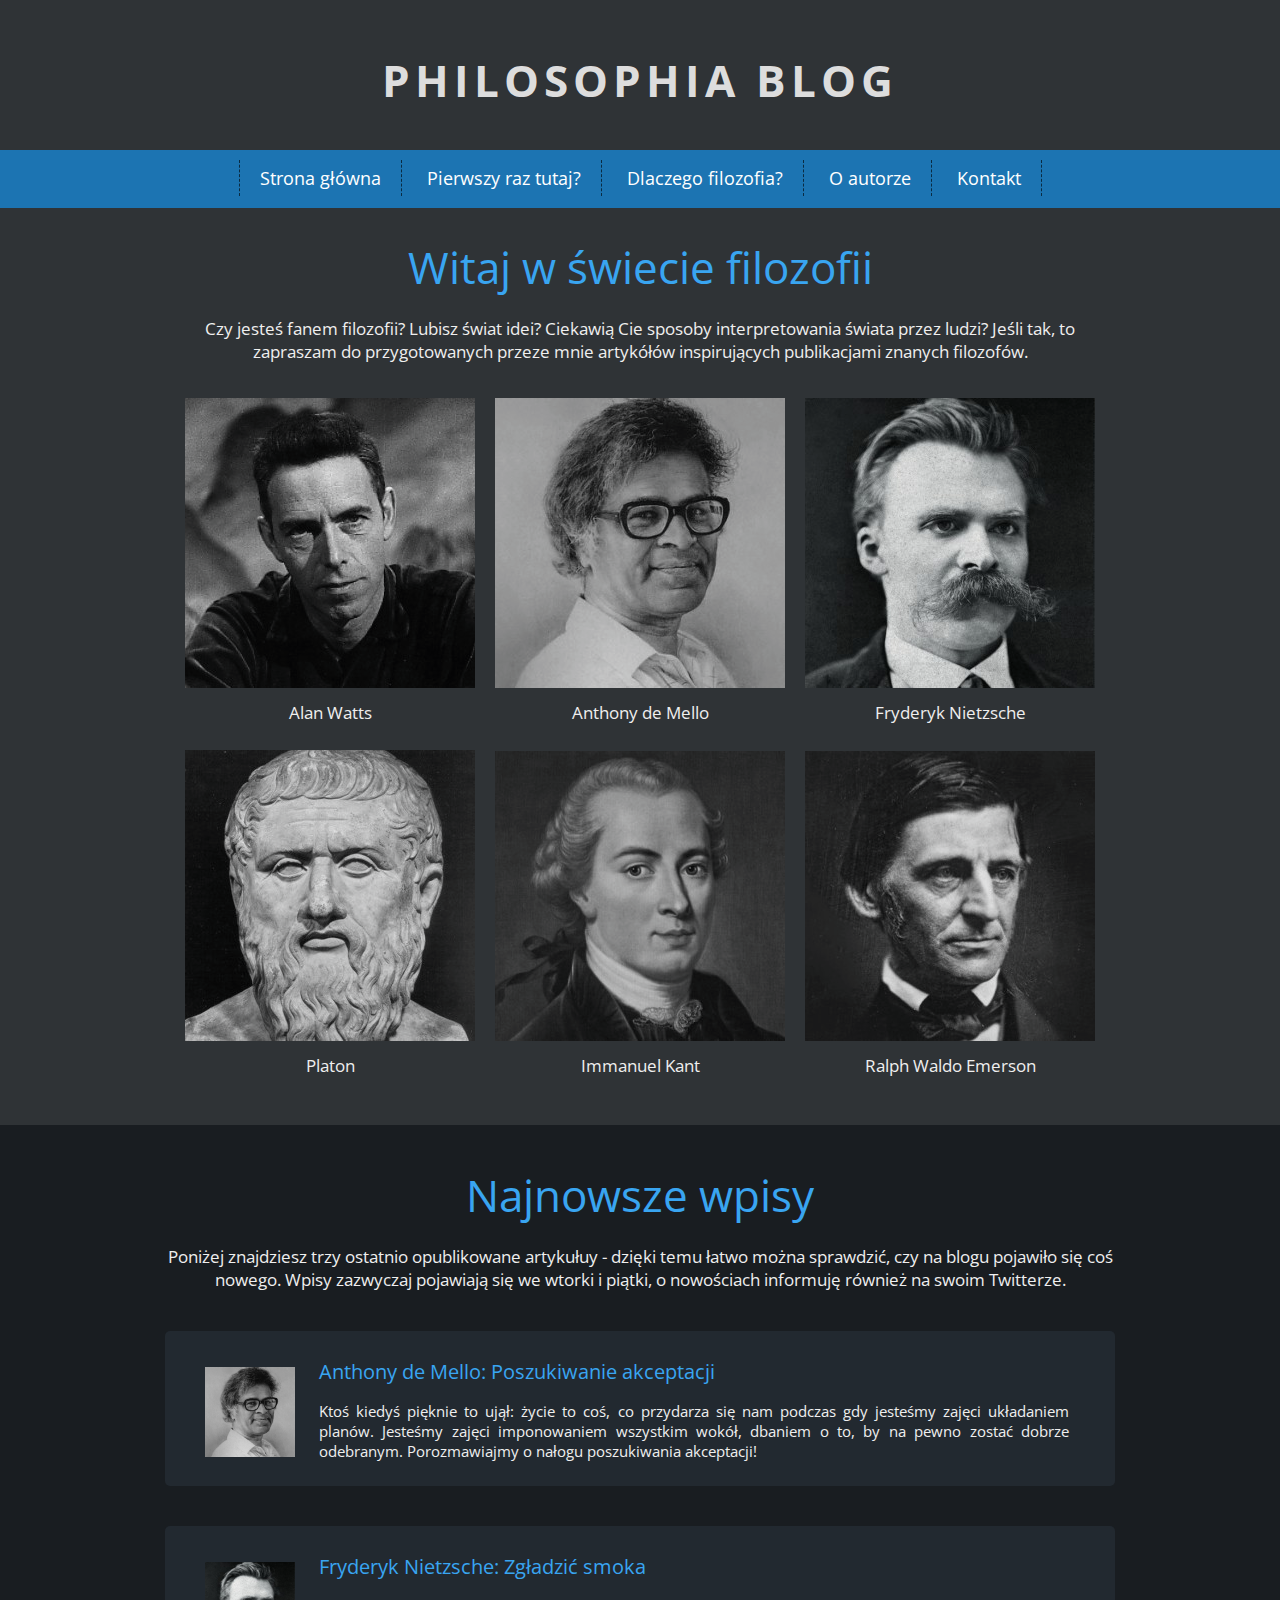
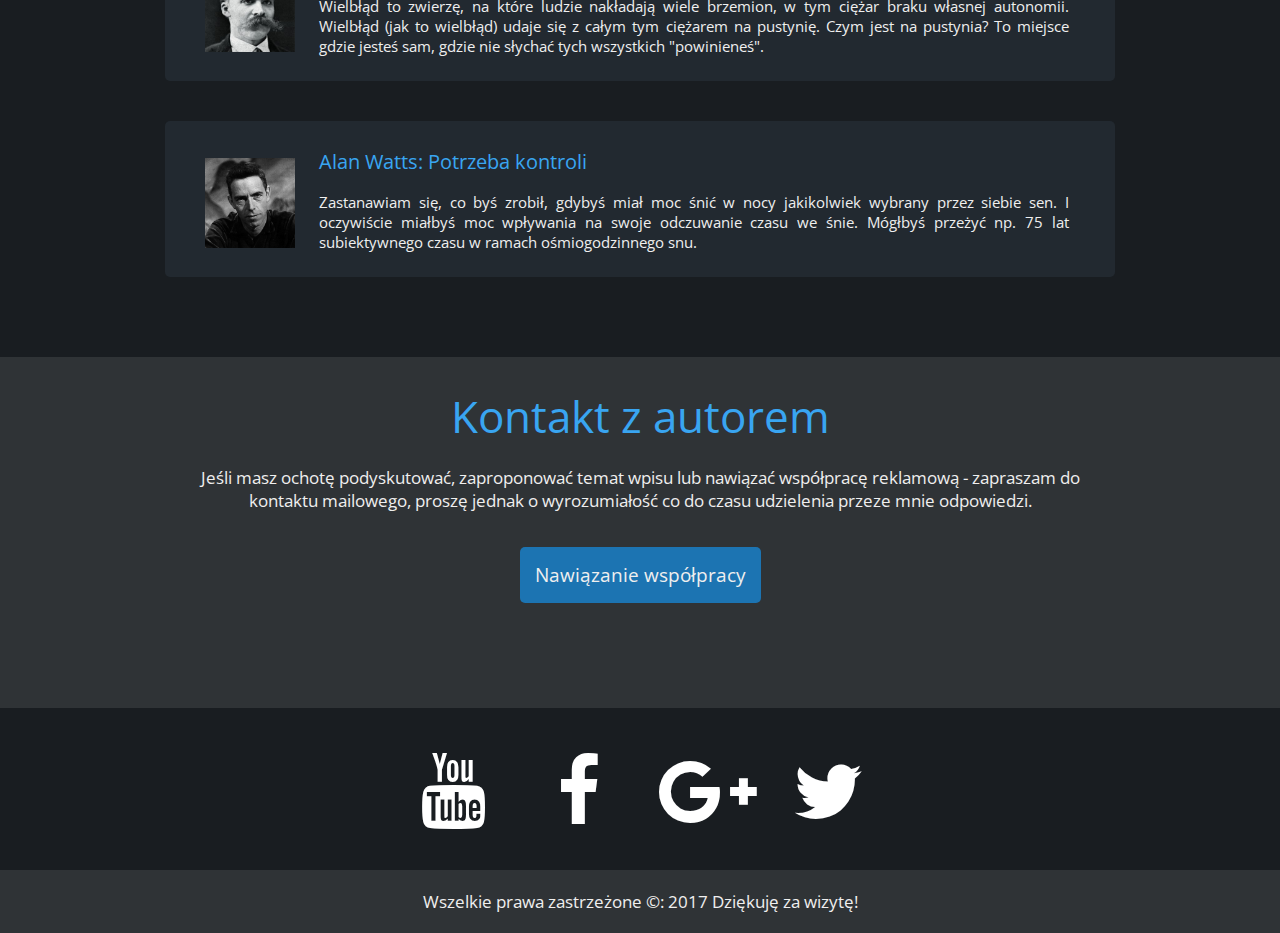
<file: #5 Philosophia Blog/index.html>
<!DOCTYPE html>
<html lang="pl">
<head>

	<meta charset="utf-8">
	<title>Philosophia Blog</title>
	<meta name="description" content="Blog na temat ciekawych publikacji z dziedziny filozofii. Omówienie wybranych tekstów najsłynniejszych autorów!">
	<meta name="keywords" content="filozofia, książki, blog, przemyślenia">
	<meta name="author" content="Mortinez Walles">
	
	<meta http-equiv="X-Ua-Compatible" content="IE=edge,chrome=1">
	
	<link rel="stylesheet" href="main.css">
	<link rel="stylesheet" href="css/fontello.css">
	<link href="https://fonts.googleapis.com/css?family=Open+Sans:400,700&amp;subset=latin-ext" rel="stylesheet">
	
	<!--[if lt IE 9]>
	<script src="//cdnjs.cloudflare.com/ajax/libs/html5shiv/3.7.3/html5shiv.min.js"></script>
	<![endif]-->
	
</head>

<body>
	<header>
		<h1 class="logo">Philosophia Blog</h1>
		<nav id="topnav">
			<ul class="menu">
				<li><a href="#">Strona główna</a></li>
				<li><a href="#">Pierwszy raz tutaj?</a></li>
				<li><a href="#">Dlaczego filozofia?</a></li>
				<li><a href="#">O autorze</a></li>
				<li><a href="#">Kontakt</a></li>
			</ul>
		</nav>
	</header>
	
	<main>
		<article>
			<section>
				<div class="categories">
					<header>
						<h1>Witaj w świecie filozofii</h1>
						<p>Czy jesteś fanem filozofii? Lubisz świat idei? Ciekawią Cie sposoby interpretowania świata przez ludzi? Jeśli tak, to zapraszam do przygotowanych przeze mnie artykółów inspirujących publikacjami znanych filozofów.</p>
					</header>
						<div class="author">
							<figure>
								<a href="#"><img src="img/alan-watts.jpg" alt="Alan Watts"></a>
								<figcaption>Alan Watts</figcaption>
							</figure>
						</div>
						<div class="author">
							<figure>
								<a href="#"><img src="img/de-mello.jpg" alt="Anthony de Mello"></a>
								<figcaption>Anthony de Mello</figcaption>
							</figure>
						</div>
						<div class="author">
							<figure>
								<a href="#"><img src="img/nietzsche.jpg" alt="Fryderyk Nietzsche"></a>
								<figcaption>Fryderyk Nietzsche</figcaption>
							</figure>
						</div>
						<div class="author">
							<figure>
								<a href="#"><img src="img/platon.jpg" alt="Platon"></a>
								<figcaption>Platon</figcaption>
							</figure>
						</div>
						<div class="author">
							<figure>
								<a href="#"><img src="img/kant.jpg" alt="Immanuel Kant"></a>
								<figcaption>Immanuel Kant</figcaption>
							</figure>
						</div>
						<div class="author">
							<figure>
								<a href="#"><img src="img/emerson.jpg" alt="Ralph Waldo Emerson"></a>
								<figcaption>Ralph Waldo Emerson</figcaption>
							</figure>
						</div>
				</div>
			</section>
			<section id="newest">
				<div class="entries">
					<header>
						<h1>Najnowsze wpisy</h1>
						<p>Poniżej znajdziesz trzy ostatnio opublikowane artykułuy - dzięki temu łatwo można sprawdzić, czy na blogu pojawiło się coś nowego. Wpisy zazwyczaj pojawiają się we wtorki i piątki, o nowościach informuję również na swoim Twitterze.</p>
					</header>
					<div class="entry">
						<div class="entryimg">
							<img src="img/de-mello.jpg" alt="Anthony de Mello">
						</div>
						<div class="entrytxt">
							<h2>Anthony de Mello: Poszukiwanie akceptacji</h2>
							<p>Ktoś kiedyś pięknie to ujął: życie to coś, co przydarza się nam podczas gdy jesteśmy zajęci układaniem planów. Jesteśmy zajęci imponowaniem wszystkim wokół, dbaniem o to, by na pewno zostać dobrze odebranym. Porozmawiajmy o nałogu poszukiwania akceptacji!</p>
						</div>
					</div>
				<div class="entry">
						<div class="entryimg">
							<img src="img/nietzsche.jpg" alt="Fryderyk Nietzsche">
						</div>
						<div class="entrytxt">
							<h2>Fryderyk Nietzsche: Zgładzić smoka</h2>
							<p>Wielbłąd to zwierzę, na które ludzie nakładają wiele brzemion, w tym ciężar braku własnej autonomii. Wielbłąd (jak to wielbłąd) udaje się z całym tym ciężarem na pustynię. Czym jest na pustynia? To miejsce gdzie jesteś sam, gdzie nie słychać tych wszystkich "powinieneś".</p>
						</div>
					</div>
					<div class="entry">
						<div class="entryimg">
							<img src="img/alan-watts.jpg" alt="Alan Watts">
						</div>
						<div class="entrytxt">
							<h2>Alan Watts: Potrzeba kontroli</h2>
							<p>Zastanawiam się, co byś zrobił, gdybyś miał moc śnić w nocy jakikolwiek wybrany przez siebie sen. I oczywiście miałbyś moc wpływania na swoje odczuwanie czasu we śnie. Mógłbyś przeżyć np. 75 lat subiektywnego czasu w ramach ośmiogodzinnego snu.</p>
						</div>
					</div>			
			</div>
			</section>
			<section>
				<div class="contact">
					<header>
							<h1>Kontakt z autorem</h1>
							<p>Jeśli masz ochotę podyskutować, zaproponować temat wpisu lub nawiązać współpracę reklamową - zapraszam do kontaktu mailowego, proszę jednak o wyrozumiałość co do czasu udzielenia przeze mnie odpowiedzi.</p>
						</header>
						<a href="#" class="bluebutton">Nawiązanie współpracy</a>
				</div>
			</section>
		</article>
	</main>
	<footer>
		<div id="socialsBackground">
			<div id="socials">
				<div class="yt">
					<a href="http://youtube.com" target="_blank" class="sociallink"><i class="icon-youtube"></i></a>
				</div>
				<div class="fb">
					<a href="http://facebook.com" target="_blank" class="sociallink"><i class="icon-facebook"></i></a>
				</div>
				<div class="gplus">
					<a href="http://plus.google.com" target="_blank" class="sociallink"><i class="icon-gplus"></i></a>
				</div>
				<div class="tw">
					<a href="http://twitter.com" target="_blank" class="sociallink"><i class="icon-twitter"></i></a>			
				</div>
				<div style="clear:both;"></div>
			</div>
		</div>
		
		<div class="info">
			Wszelkie prawa zastrzeżone &copy: 2017 Dziękuję za wizytę!
		</div>
	</footer>
	
</body>
</html>
</file>
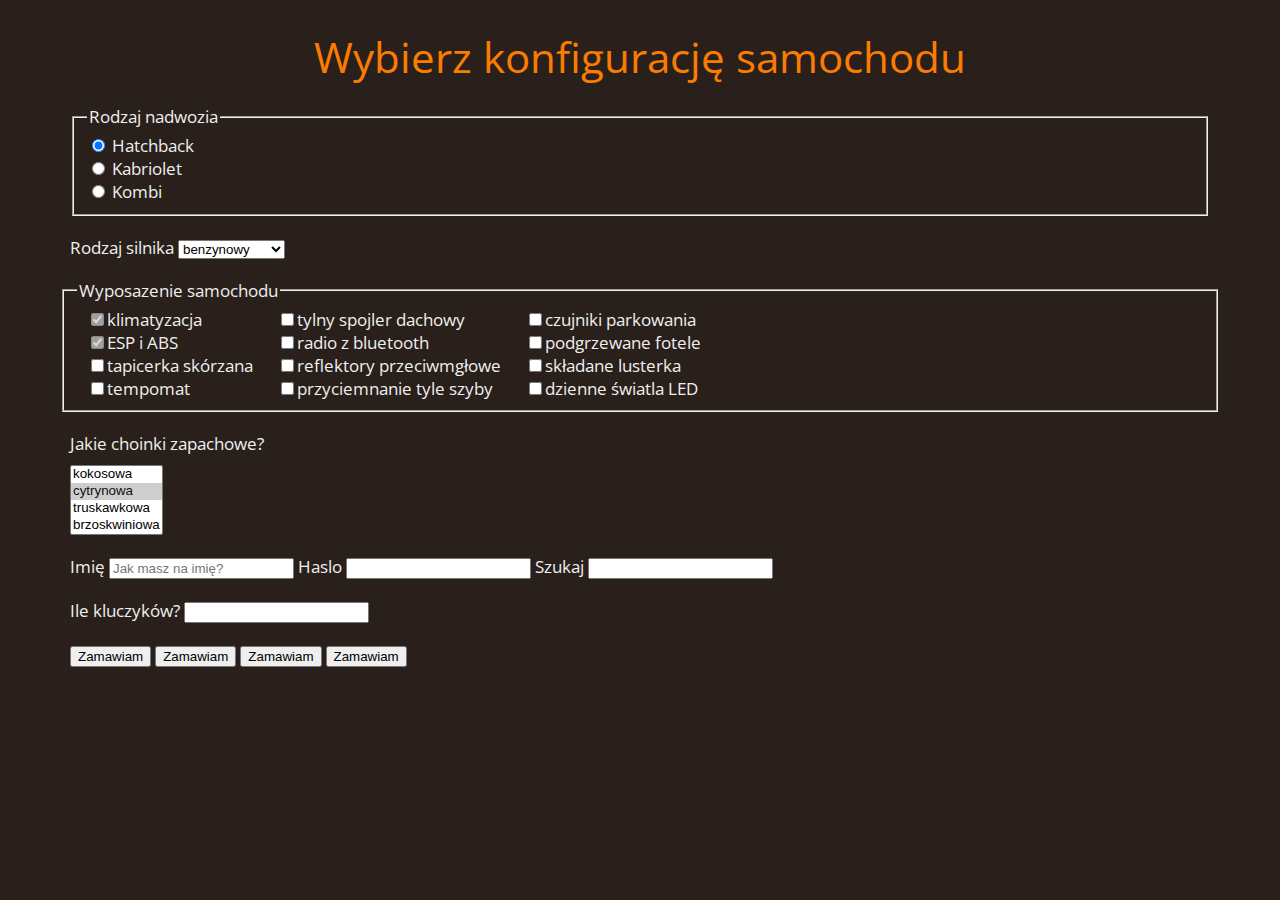
<file: #6 Formularze cz.1/index.html>
<!DOCTYPE html>
<html lang="pl">
<head>

	<meta charset="utf-8">
	<title>Katalog samochodowy</title>
	<meta name="description" content="Stwórz wymarzony model swojego samochodu!">
	<meta name="keywords" content="samochód, katalog, salon, nowe auto">
	<meta name="author" content="Jan Nowak">
	
	<meta http-equiv="X-Ua-Compatible" content="IE=edge">
	
	<link rel="stylesheet" href="main.css">

	<link href="https://fonts.googleapis.com/css?family=Open+Sans:400,700&amp;subset=latin-ext" rel="stylesheet">
	
	<!--[if lt IE 9]>
	<script src="//cdnjs.cloudflare.com/ajax/libs/html5shiv/3.7.3/html5shiv.min.js"></script>
	<![endif]-->
	
</head>

<body>

	<header>
	
		<h1>Wybierz konfigurację samochodu</h1>

	</header>
	
	<main>
	
		<article>
		
			<form action="order.php" method="post">
			
				<div class="row">
					<fieldset>
					
					<legend>Rodzaj nadwozia</legend>
					<div><label><input type="radio" value="1" name="nadwozie" checked> Hatchback </label></div>
					<div><label><input type="radio" value="2" name="nadwozie"> Kabriolet </label></div>
					<div><label><input type="radio" value="3" name="nadwozie"> Kombi </label></div>
					
					</fieldset>
				</div>
				
				<div class="row">
				
					<label for "silnik">Rodzaj silnika</label>
					<select id="silnik">
						<option value="w">wysokoprężny</option>
						<option  value="s" selected>benzynowy</option>
						<option  value="e">elektryczny</option>
						<option  value="h">hybrydowy</option>
					</select>
					
				</div>
				<div class"row">
					<fieldset>
					
					<legend>Wyposazenie samochodu </legend>
						<div class="col">
							<div><label><input type="checkbox" name="wyp[]" value="1" disabled checked>klimatyzacja</label></div>
							<div><label><input type="checkbox" name="wyp[]" value="2" disabled checked>ESP i ABS</label></div>
							<div><label><input type="checkbox" name="wyp[]" value="3">tapicerka skórzana</label></div>
							<div><label><input type="checkbox" name="wyp[]" value="4">tempomat</label></div>
						</div>
						<div class="col">
							<div><label><input type="checkbox" name="wyp[]" value="5">tylny spojler dachowy</label></div>
							<div><label><input type="checkbox" name="wyp[]" value="6">radio z bluetooth</label></div>
							<div><label><input type="checkbox" name="wyp[]" value="7">reflektory przeciwmgłowe</label></div>
							<div><label><input type="checkbox" name="wyp[]" value="8">przyciemnanie tyle szyby</label></div>
						</div>
						<div class="col">
							<div><label><input type="checkbox" name="wyp[]" value="9">czujniki parkowania</label></div>
							<div><label><input type="checkbox" name="wyp[]" value="10">podgrzewane fotele</label></div>
							<div><label><input type="checkbox" name="wyp[]" value="11">składane lusterka</label></div>
							<div><label><input type="checkbox" name="wyp[]" value="12">dzienne światla LED</label></div>
						</div>
					</fieldset>
				</div>
				
				<div class="row">
				
					<label for "choinka">Jakie choinki zapachowe?</label>
					<div style="margin-top: 10px;">
					<select id="choinka" name="choinka[]" multiple size="4">
						<option value="k">kokosowa</option>
						<option  value="c" selected>cytrynowa</option>
						<option  value="t">truskawkowa</option>
						<option  value="b">brzoskwiniowa</option>
					</select>
					</div>
				</div>
				
				<div class="row">
					<label>Imię <input type="text" name="imie" placeholder="Jak masz na imię?"></label>
					<label>Haslo <input type="password" name="haslo"></label>
					<label>Szukaj <input type="search" name="fraza"></label>
				</div>
				
				<div class="row">
					<label>Ile kluczyków? <input type="number" name="kluczyk" step="1"></label>
				</div>
				<div class="row">
					<input type="submit" value="Zamawiam">
					<input type="button" value="Zamawiam">
					<button>Zamawiam</button>
					<button type="button">Zamawiam</button>
				</div>
				
			</form>		
			
		</article>
		
	</main>

</body>
</html>
</file>
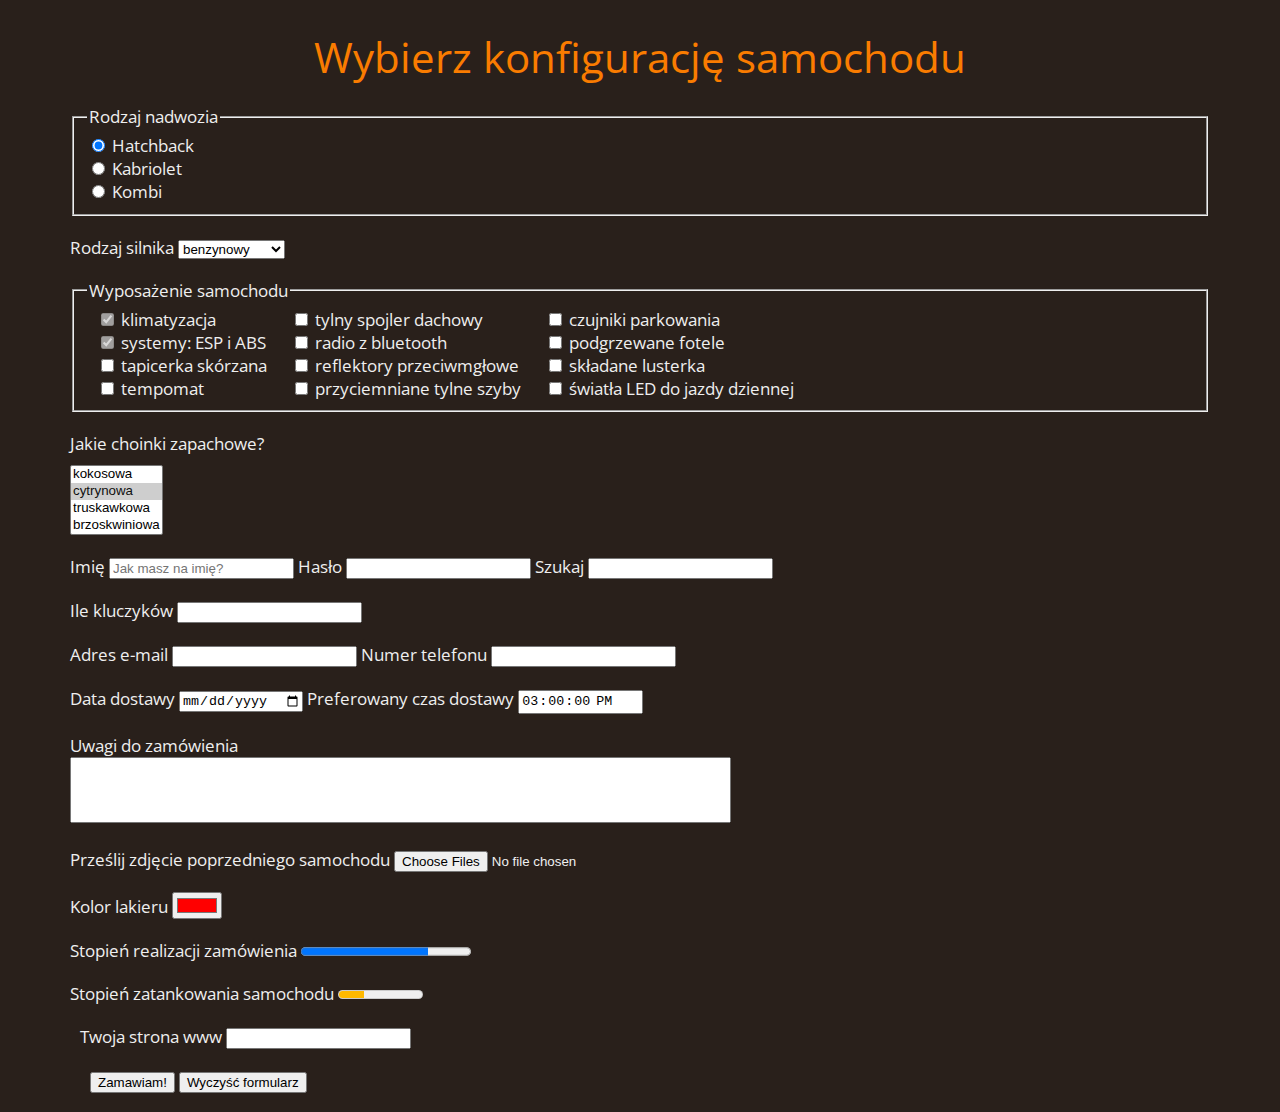
<file: #7 Formularze cz.2/index.html>
<!DOCTYPE html>
<html lang="pl">
<head>

	<meta charset="utf-8">
	<title>Katalog samochodowy</title>
	<meta name="description" content="Stwórz wymarzony model swojego samochodu!">
	<meta name="keywords" content="samochód, katalog, salon, nowe auto">
	<meta name="author" content="Jan Nowak">
	
	<meta http-equiv="X-Ua-Compatible" content="IE=edge">
	
	<link rel="stylesheet" href="main.css">

	<link href="https://fonts.googleapis.com/css?family=Open+Sans:400,700&amp;subset=latin-ext" rel="stylesheet">
	
	<!--[if lt IE 9]>
	<script src="//cdnjs.cloudflare.com/ajax/libs/html5shiv/3.7.3/html5shiv.min.js"></script>
	<![endif]-->
	
</head>

<body>

	<header>
	
		<h1>Wybierz konfigurację samochodu</h1>

	</header>
	
	<main>
	
		<article>
		
			<form action="order.php" method="post" enctype="multipart/form-data">
			
				<div class="row">
				
					<fieldset>
					
						<legend> Rodzaj nadwozia </legend>
				
						<div><label><input type="radio" value="1" name="nadwozie" checked> Hatchback </label></div>
						<div><label><input type="radio" value="2" name="nadwozie"> Kabriolet </label></div>
						<div><label><input type="radio" value="3" name="nadwozie"> Kombi </label></div>
				
					</fieldset>
				
				</div>
				
				<div class="row">
				
					<label for="silnik"> Rodzaj silnika </label>
					<select id="silnik" name="silnik">
					
						<option value="w">wysokoprężny</option>
						<option value="b" selected>benzynowy</option>
						<option value="e">elektryczny</option>
						<option value="h">hybrydowy</option>
					
					</select>
				
				</div>
				
				<div class="row">
				
					<fieldset>
					
						<legend> Wyposażenie samochodu </legend>
						
						<div class="col">
							<div><label><input type="checkbox" name="wyp[]" value="1" disabled checked> klimatyzacja </label></div>
							<div><label><input type="checkbox" name="wyp[]" value="2" disabled checked> systemy: ESP i ABS </label></div>
							<div><label><input type="checkbox" name="wyp[]" value="3"> tapicerka skórzana </label></div>
							<div><label><input type="checkbox" name="wyp[]" value="4"> tempomat </label></div>
						</div>
						
						<div class="col">
							<div><label><input type="checkbox" name="wyp[]" value="5"> tylny spojler dachowy </label></div>
							<div><label><input type="checkbox" name="wyp[]" value="6"> radio z bluetooth </label></div>
							<div><label><input type="checkbox" name="wyp[]" value="7"> reflektory przeciwmgłowe </label></div>
							<div><label><input type="checkbox" name="wyp[]" value="8"> przyciemniane tylne szyby </label></div>
						</div>
						
						<div class="col">
							<div><label><input type="checkbox" name="wyp[]" value="9"> czujniki parkowania </label></div>
							<div><label><input type="checkbox" name="wyp[]" value="10"> podgrzewane fotele </label></div>
							<div><label><input type="checkbox" name="wyp[]" value="11"> składane lusterka </label></div>
							<div><label><input type="checkbox" name="wyp[]" value="12"> światła LED do jazdy dziennej </label></div>
						</div>
						
					</fieldset>
				
				</div>
				
				<div class="row">
				
					<label for="choinka"> Jakie choinki zapachowe? </label>
					
					<div style="margin-top:10px;">
						<select id="choinka" name="choinka[]" multiple size="4">
						
							<option value="k">kokosowa</option>
							<option value="c" selected>cytrynowa</option>
							<option value="t">truskawkowa</option>
							<option value="b">brzoskwiniowa</option>
						
						</select>
					</div>
				
				</div>
				
				<div class="row">
				
					<label> Imię <input type="text" name="imie" placeholder="Jak masz na imię?"></label>
					<label> Hasło <input type="password" name="haslo"></label>
					<label> Szukaj <input type="search" name="fraza"></label>
				
				</div>
				
				<div class="row">
					<label> Ile kluczyków <input type="number" name="kluczyk" step="1"></label>
				</div>
				
				<div class="row">
					<label>Adres e-mail <input type="email" name="adres" required></label>
					<label>Numer telefonu <input type="tel" name="telefon" required></label>
				</div>
				
				<div class="row">
					<label>Data dostawy 
					<input type="date" name="dzien"></label>
					
					<label>Preferowany czas dostawy 
					<input type="time" name="czas" step="1" min="09:00" value="15:00"  readonly></label>
				</div>
				
				<div class ="row">
					<div><label for="komentarz">Uwagi do zamówienia</label></div>
					<textarea rows="4" cols="80" name="komentarz" id="komentarz" maxlength="25"
					minlength="10"></textarea>
				</div>
				
				<div class="row">
					<label>Prześlij zdjęcie poprzedniego samochodu </label> 
					<input type="file" name="obraz" accept="image/x-png,image/gif,image/jpeg" multiple>
				</div>
				
				<div class="row">
					<label>Kolor lakieru <input type="color" name="kolor" value="#ff0000"></label>
				</div>
				
				<div class="row">
					<label>Stopień realizacji zamówienia</label> 
					<progress max="100" value="75" id="realizacja"></progress>
				</div>
				
				<div class="row">
					<label>Stopień zatankowania samochodu</label>
					<meter min="0" max="100" title="procent" value="30" low="30" high="70" optimum="75"></meter>
				<div>
				
				<div class="row">
					<label>Twoja strona www</label>
					<input type="url" name="witryna">
				<div>
				
				<input type="hidden" name="token" value="3456dsvblkw0w89fgv0v80w">
				
				<div class="row">
					<input type="submit" value="Zamawiam!">
					<!--<input type="button" value="Zamawiam!">
					<button type="button">Zamawiam!</button>-->
					<input type="reset" value="Wyczyść formularz">
				</div>
				
				
				
			</form>		
			
		</article>
		
	</main>

</body>
</html>
</file>
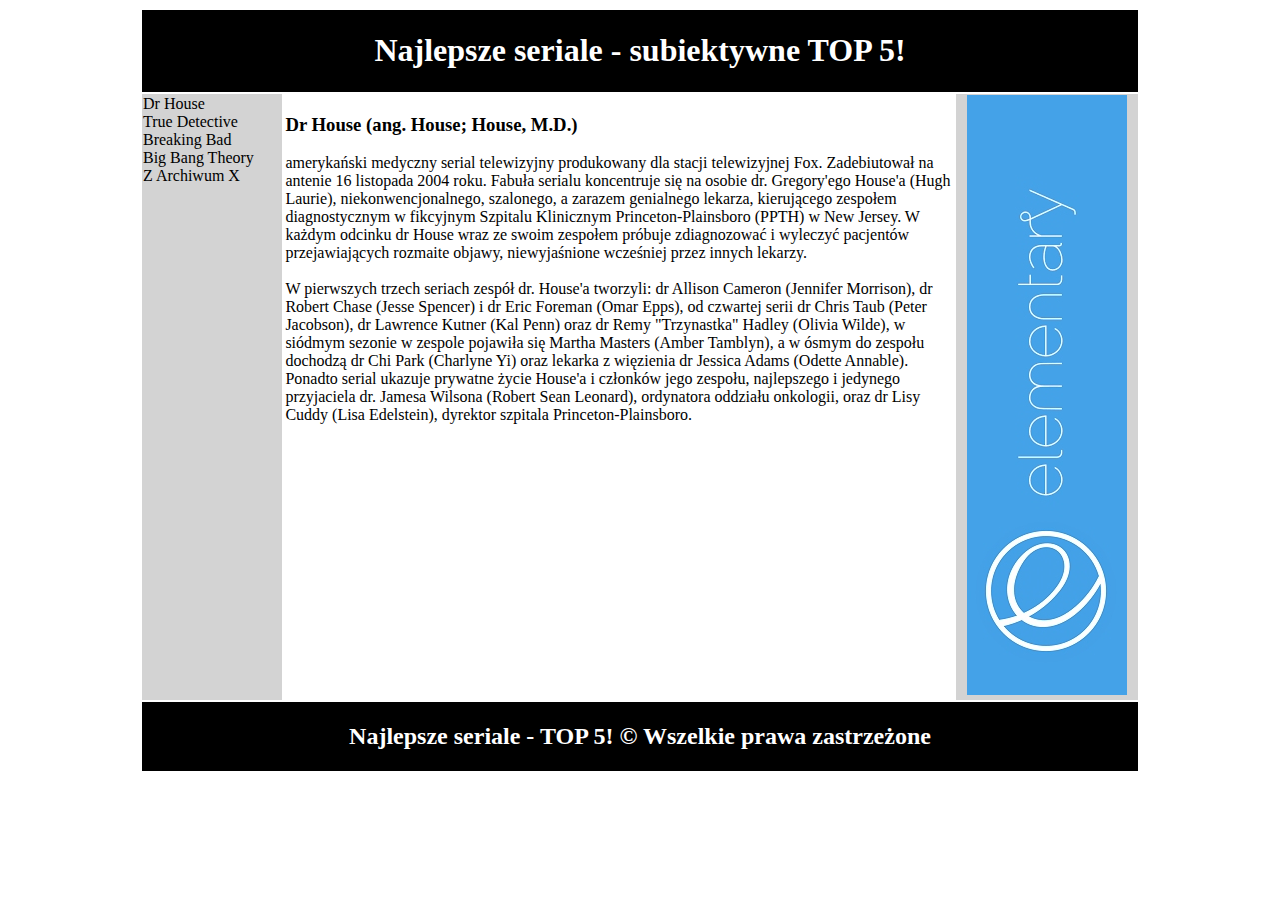
<file: #2 Najlepsze Seriale/tabele.html>
<!DOCTYPE HTML>
<html lang="pl">
<head>
	<meta charset="utf-8" />
	<title>Najlepsze seriale - TOP 5</title>
	<meta name="description" content="Serwis prezentuje subiektywne top 5 seriali telewizyjnych. Sprawdź, czy znasz je wszystkie" />
	<meta name="keywords" content="top 5, serial, seriale, najlepsze, ciekawe, oglądaj, kinomaniak" />
	<meta http-equiv="X-UA-Compatible" content="IE=edge,chrome=1" />

	<style>
		h1, h2
		{
			color: white;
		}
	</style>
</head>

<body>

	<table width="1000" align="center">
		<tr>
			<td colspan="3" align="center" bgcolor="black">
				<h1>Najlepsze seriale - subiektywne TOP 5!</h1>
			</td>
		</tr>
		<tr>
			<td width="140" valign="top" bgcolor="lightgray">
				Dr House <br />
				True Detective <br />
				Breaking Bad <br />
				Big Bang Theory <br />
				Z Archiwum X <br />
			</td>
			<td width="680" valign="top">
				<h3>Dr House (ang. House; House, M.D.)</h3>
			
					amerykański medyczny serial telewizyjny produkowany dla stacji telewizyjnej Fox. Zadebiutował na antenie 16 listopada 2004 roku. Fabuła serialu koncentruje się na osobie dr. Gregory'ego House'a (Hugh Laurie), niekonwencjonalnego, szalonego, a zarazem genialnego lekarza, kierującego zespołem diagnostycznym w fikcyjnym Szpitalu Klinicznym Princeton-Plainsboro (PPTH) w New Jersey. W każdym odcinku dr House wraz ze swoim zespołem próbuje zdiagnozować i wyleczyć pacjentów przejawiających rozmaite objawy, niewyjaśnione wcześniej przez innych lekarzy. 
					<br /><br />			
					W pierwszych trzech seriach zespół dr. House'a tworzyli: dr Allison Cameron (Jennifer Morrison), dr Robert Chase (Jesse Spencer) i dr Eric Foreman (Omar Epps), od czwartej serii dr Chris Taub (Peter Jacobson), dr Lawrence Kutner (Kal Penn) oraz dr Remy "Trzynastka" Hadley (Olivia Wilde), w siódmym sezonie w zespole pojawiła się Martha Masters (Amber Tamblyn), a w ósmym do zespołu dochodzą dr Chi Park (Charlyne Yi) oraz lekarka z więzienia dr Jessica Adams (Odette Annable). Ponadto serial ukazuje prywatne życie House'a i członków jego zespołu, najlepszego i jedynego przyjaciela dr. Jamesa Wilsona (Robert Sean Leonard), ordynatora oddziału onkologii, oraz dr Lisy Cuddy (Lisa Edelstein), dyrektor szpitala Princeton‑Plainsboro.
			</td>
			<td width="180" valign="top" bgcolor="lightgray" align="center">
				<img src="img/reklama.jpg" />
			</td>
		</tr>
		<tr>
			<td colspan="3" align="center" bgcolor="black">
				<h2>Najlepsze seriale - TOP 5! &copy; Wszelkie prawa zastrzeżone</h2>
			</td>
		</tr>		
	</table>

</body>
</html>
</file>
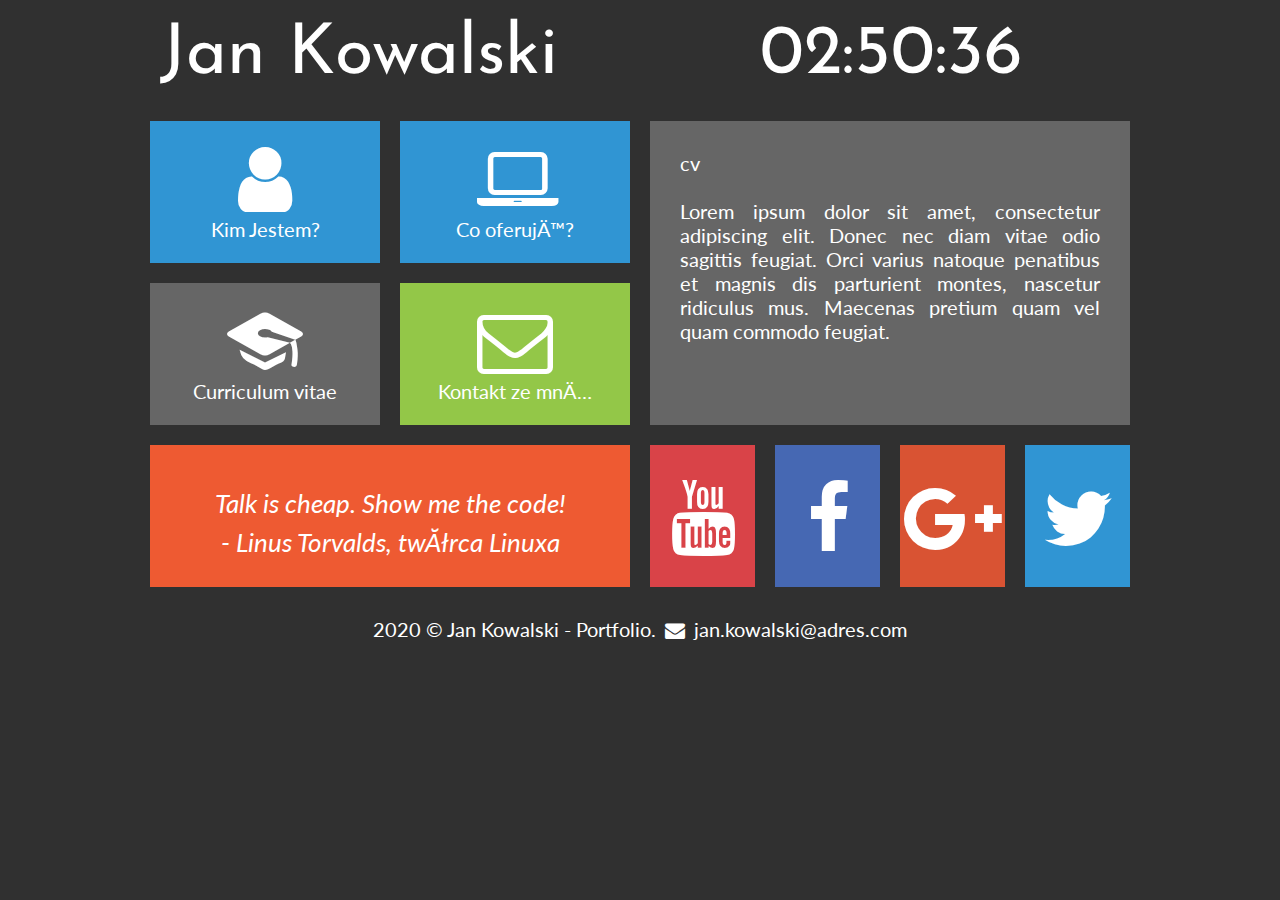
<file: #3 Wizytowka/cv.html>
<!DOCTYPE HTML>

<html lang="pl">

	<head>
	
	<meta charset="urf-8"/>
	<meta http-equiv="X-UA-Compatible" content="IE=edge, chrome=1"/>
	<title> Jan Kowalski - Portfolio </title>
	<meta name="description" content="Stworzę dla ciebie wyjątkową stronę www! Zatrudnij programistę webowego: PHP, JavaScript, HTML, CSS, MySQL, Word,Press, Joomla, Drupal."/>
	<meta name="keywords" content="zamów, stronę, tworzenie, www, programista, portfolio, php, javascript, html, css, wordpress, joomla, drupal"/>
	
	<link rel="stylesheet" href="style.css" type="text/css"/>
	<link rel="stylesheet" href="css/fontello.css" type="text/css"/>
	<link href="https://fonts.googleapis.com/css2?family=Josefin+Sans&family=Lato&display=swap" rel="stylesheet" type="text/css">
	<script src ="timer.js"></script>
	
	</head>

	<body onload="odliczanie();">
	
	<div id="container" >
		<div class="rectangle">
			<div id="logo">
				<a href="zatrudnij-programiste-webowego" class="tilelinkhtml5">
					Jan Kowalski
				</a>
			</div>
			<div id="zegar">12:00:00</div>
			<div style="clear: both;"></div>
		</div>
		
		<div class="square">
		
			<div class="tile1">
				<a href="kimjestem.html" class="tilelink">
					<i class="icon-user"></i>
					<br/>Kim Jestem?
				</a>
			</div>
			
			<a href="oferta.html" class="tilelinkhtml5">
				<div class="tile1">
					<i class="icon-laptop"></i>
					<br/>Co oferuję?
				</div>
			</a>
			
			<div style="clear: both;"></div>
			
			<div class="tile2">
				<a href="cv.html" class="tilelink">
					<i class="icon-graduation-cap"></i>
					<br/>Curriculum vitae
				</a>
			</div>
			
			<div class="tile3">
				<a href="kontakt.html" class="tilelink">
					<i class="icon-mail"></i>
					<br/>Kontakt ze mną
				</a>
			</div>
			
			<div style="clear: both;"></div>
			
			<div class="tile4">
				<br/><i>Talk is cheap. Show me the code! <br/> - Linus Torvalds, twórca Linuxa</i>
			</div>		
			
		</div>
		
		<div class="square">
		
			<div class="tile5">
			
			cv<br/><br/>
			Lorem ipsum dolor sit amet, consectetur adipiscing elit. Donec nec diam vitae odio sagittis feugiat. Orci varius natoque penatibus et magnis dis parturient montes, nascetur ridiculus mus. Maecenas pretium quam vel quam commodo feugiat. 
			
			</div>		
			
			<div class="yt">
				<a href="http://youtube.com" target="_blank" class="sociallink">
					<i class="icon-youtube"></i>
				</a>
			</div>
			<div class="fb">
				<a href="http://facebook.com" target="_blank" class="sociallink">
					<i class="icon-facebook"></i>
				</a>
			</div>
			<div class="gplus">
				<a href="http://plus.google.com" target="_blank" class="sociallink">
					<i class="icon-gplus"></i>
				</a>
			</div>
			<div class="tw">
				<a href="http://twitter.com" target="_blank" class="sociallink">
					<i class="icon-twitter"></i>
				</a>
			</div>
			
			<div style="clear: both;"></div>
		</div>
		
		<div style="clear: both;"></div>
		<div class="rectangle">
			2020 &copy; Jan Kowalski - Portfolio. <i class="icon-mail-alt"></i> jan.kowalski@adres.com 
		</div>
			
	<div>
	
	</body>

</html>
</file>
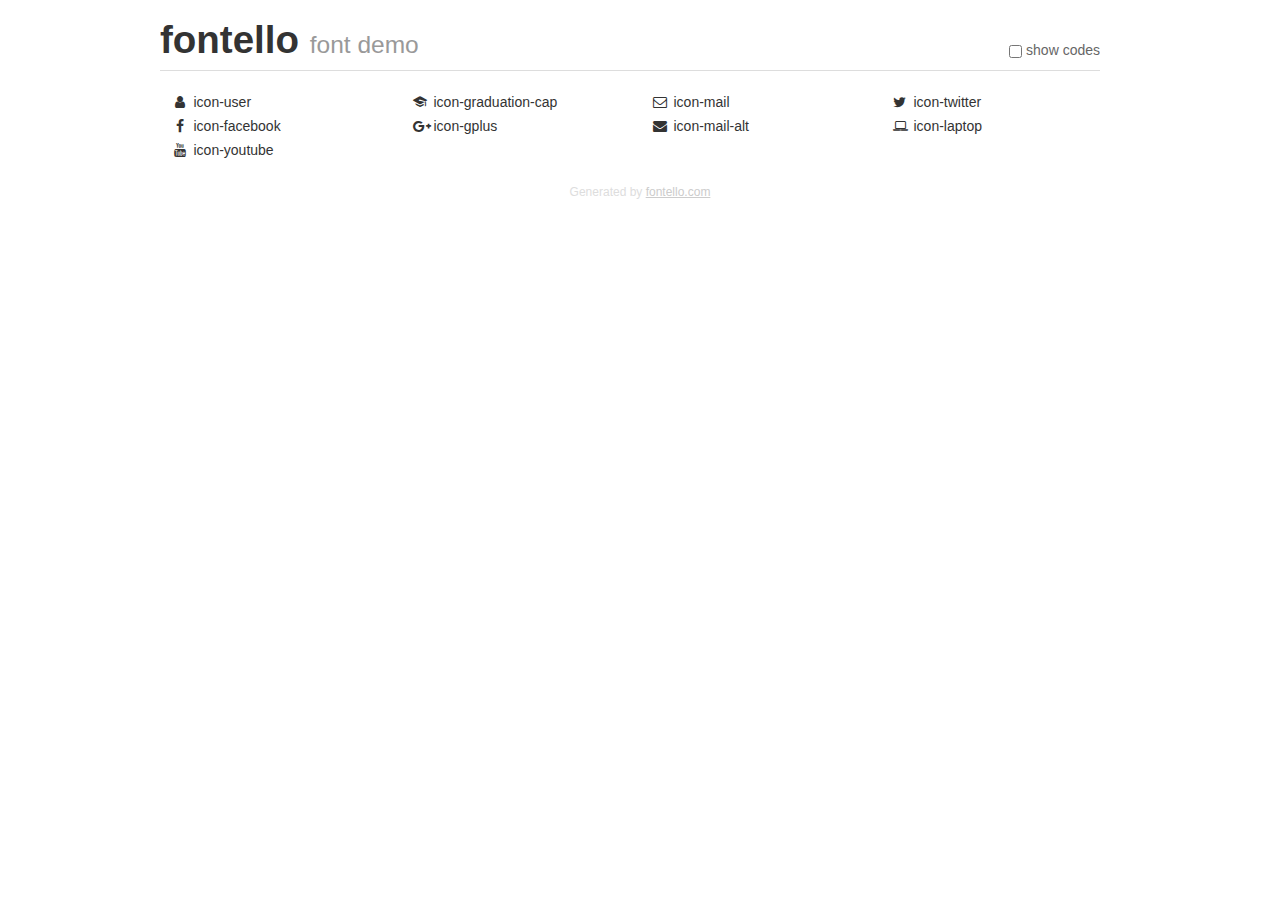
<file: #3 Wizytowka/demo.html>
<!DOCTYPE html>
<html>
  <head><!--[if lt IE 9]><script language="javascript" type="text/javascript" src="//html5shim.googlecode.com/svn/trunk/html5.js"></script><![endif]-->
    <meta charset="UTF-8"><style>/*
 * Bootstrap v2.2.1
 *
 * Copyright 2012 Twitter, Inc
 * Licensed under the Apache License v2.0
 * http://www.apache.org/licenses/LICENSE-2.0
 *
 * Designed and built with all the love in the world @twitter by @mdo and @fat.
 */
.clearfix {
  *zoom: 1;
}
.clearfix:before,
.clearfix:after {
  display: table;
  content: "";
  line-height: 0;
}
.clearfix:after {
  clear: both;
}
html {
  font-size: 100%;
  -webkit-text-size-adjust: 100%;
  -ms-text-size-adjust: 100%;
}
a:focus {
  outline: thin dotted #333;
  outline: 5px auto -webkit-focus-ring-color;
  outline-offset: -2px;
}
a:hover,
a:active {
  outline: 0;
}
button,
input,
select,
textarea {
  margin: 0;
  font-size: 100%;
  vertical-align: middle;
}
button,
input {
  *overflow: visible;
  line-height: normal;
}
button::-moz-focus-inner,
input::-moz-focus-inner {
  padding: 0;
  border: 0;
}
body {
  margin: 0;
  font-family: "Helvetica Neue", Helvetica, Arial, sans-serif;
  font-size: 14px;
  line-height: 20px;
  color: #333;
  background-color: #fff;
}
a {
  color: #08c;
  text-decoration: none;
}
a:hover {
  color: #005580;
  text-decoration: underline;
}
.row {
  margin-left: -20px;
  *zoom: 1;
}
.row:before,
.row:after {
  display: table;
  content: "";
  line-height: 0;
}
.row:after {
  clear: both;
}
[class*="span"] {
  float: left;
  min-height: 1px;
  margin-left: 20px;
}
.container,
.navbar-static-top .container,
.navbar-fixed-top .container,
.navbar-fixed-bottom .container {
  width: 940px;
}
.span12 {
  width: 940px;
}
.span11 {
  width: 860px;
}
.span10 {
  width: 780px;
}
.span9 {
  width: 700px;
}
.span8 {
  width: 620px;
}
.span7 {
  width: 540px;
}
.span6 {
  width: 460px;
}
.span5 {
  width: 380px;
}
.span4 {
  width: 300px;
}
.span3 {
  width: 220px;
}
.span2 {
  width: 140px;
}
.span1 {
  width: 60px;
}
[class*="span"].pull-right,
.row-fluid [class*="span"].pull-right {
  float: right;
}
.container {
  margin-right: auto;
  margin-left: auto;
  *zoom: 1;
}
.container:before,
.container:after {
  display: table;
  content: "";
  line-height: 0;
}
.container:after {
  clear: both;
}
p {
  margin: 0 0 10px;
}
.lead {
  margin-bottom: 20px;
  font-size: 21px;
  font-weight: 200;
  line-height: 30px;
}
small {
  font-size: 85%;
}
h1 {
  margin: 10px 0;
  font-family: inherit;
  font-weight: bold;
  line-height: 20px;
  color: inherit;
  text-rendering: optimizelegibility;
}
h1 small {
  font-weight: normal;
  line-height: 1;
  color: #999;
}
h1 {
  line-height: 40px;
}
h1 {
  font-size: 38.5px;
}
h1 small {
  font-size: 24.5px;
}
body {
  margin-top: 90px;
}
.header {
  position: fixed;
  top: 0;
  left: 50%;
  margin-left: -480px;
  background-color: #fff;
  border-bottom: 1px solid #ddd;
  padding-top: 10px;
  z-index: 10;
}
.footer {
  color: #ddd;
  font-size: 12px;
  text-align: center;
  margin-top: 20px;
}
.footer a {
  color: #ccc;
  text-decoration: underline;
}
.the-icons {
  font-size: 14px;
  line-height: 24px;
}
.switch {
  position: absolute;
  right: 0;
  bottom: 10px;
  color: #666;
}
.switch input {
  margin-right: 0.3em;
}
.codesOn .i-name {
  display: none;
}
.codesOn .i-code {
  display: inline;
}
.i-code {
  display: none;
}
@font-face {
      font-family: 'fontello';
      src: url('./font/fontello.eot?99635419');
      src: url('./font/fontello.eot?99635419#iefix') format('embedded-opentype'),
           url('./font/fontello.woff?99635419') format('woff'),
           url('./font/fontello.ttf?99635419') format('truetype'),
           url('./font/fontello.svg?99635419#fontello') format('svg');
      font-weight: normal;
      font-style: normal;
    }
     
     
    .demo-icon
    {
      font-family: "fontello";
      font-style: normal;
      font-weight: normal;
      speak: never;
     
      display: inline-block;
      text-decoration: inherit;
      width: 1em;
      margin-right: .2em;
      text-align: center;
      /* opacity: .8; */
     
      /* For safety - reset parent styles, that can break glyph codes*/
      font-variant: normal;
      text-transform: none;
     
      /* fix buttons height, for twitter bootstrap */
      line-height: 1em;
     
      /* Animation center compensation - margins should be symmetric */
      /* remove if not needed */
      margin-left: .2em;
     
      /* You can be more comfortable with increased icons size */
      /* font-size: 120%; */
     
      /* Font smoothing. That was taken from TWBS */
      -webkit-font-smoothing: antialiased;
      -moz-osx-font-smoothing: grayscale;
     
      /* Uncomment for 3D effect */
      /* text-shadow: 1px 1px 1px rgba(127, 127, 127, 0.3); */
    }
     </style>
    <link rel="stylesheet" href="css/animation.css"><!--[if IE 7]><link rel="stylesheet" href="css/" + font.fontname + "-ie7.css"><![endif]-->
    <script>
      function toggleCodes(on) {
        var obj = document.getElementById('icons');
      
        if (on) {
          obj.className += ' codesOn';
        } else {
          obj.className = obj.className.replace(' codesOn', '');
        }
      }
      
    </script>
  </head>
  <body>
    <div class="container header">
      <h1>fontello <small>font demo</small></h1>
      <label class="switch">
        <input type="checkbox" onclick="toggleCodes(this.checked)">show codes
      </label>
    </div>
    <div class="container" id="icons">
      <div class="row">
        <div class="the-icons span3" title="Code: 0xe800"><i class="demo-icon icon-user">&#xe800;</i> <span class="i-name">icon-user</span><span class="i-code">0xe800</span></div>
        <div class="the-icons span3" title="Code: 0xe801"><i class="demo-icon icon-graduation-cap">&#xe801;</i> <span class="i-name">icon-graduation-cap</span><span class="i-code">0xe801</span></div>
        <div class="the-icons span3" title="Code: 0xe802"><i class="demo-icon icon-mail">&#xe802;</i> <span class="i-name">icon-mail</span><span class="i-code">0xe802</span></div>
        <div class="the-icons span3" title="Code: 0xf099"><i class="demo-icon icon-twitter">&#xf099;</i> <span class="i-name">icon-twitter</span><span class="i-code">0xf099</span></div>
      </div>
      <div class="row">
        <div class="the-icons span3" title="Code: 0xf09a"><i class="demo-icon icon-facebook">&#xf09a;</i> <span class="i-name">icon-facebook</span><span class="i-code">0xf09a</span></div>
        <div class="the-icons span3" title="Code: 0xf0d5"><i class="demo-icon icon-gplus">&#xf0d5;</i> <span class="i-name">icon-gplus</span><span class="i-code">0xf0d5</span></div>
        <div class="the-icons span3" title="Code: 0xf0e0"><i class="demo-icon icon-mail-alt">&#xf0e0;</i> <span class="i-name">icon-mail-alt</span><span class="i-code">0xf0e0</span></div>
        <div class="the-icons span3" title="Code: 0xf109"><i class="demo-icon icon-laptop">&#xf109;</i> <span class="i-name">icon-laptop</span><span class="i-code">0xf109</span></div>
      </div>
      <div class="row">
        <div class="the-icons span3" title="Code: 0xf167"><i class="demo-icon icon-youtube">&#xf167;</i> <span class="i-name">icon-youtube</span><span class="i-code">0xf167</span></div>
      </div>
    </div>
    <div class="container footer">Generated by <a href="http://fontello.com">fontello.com</a></div>
  </body>
</html>
</file>
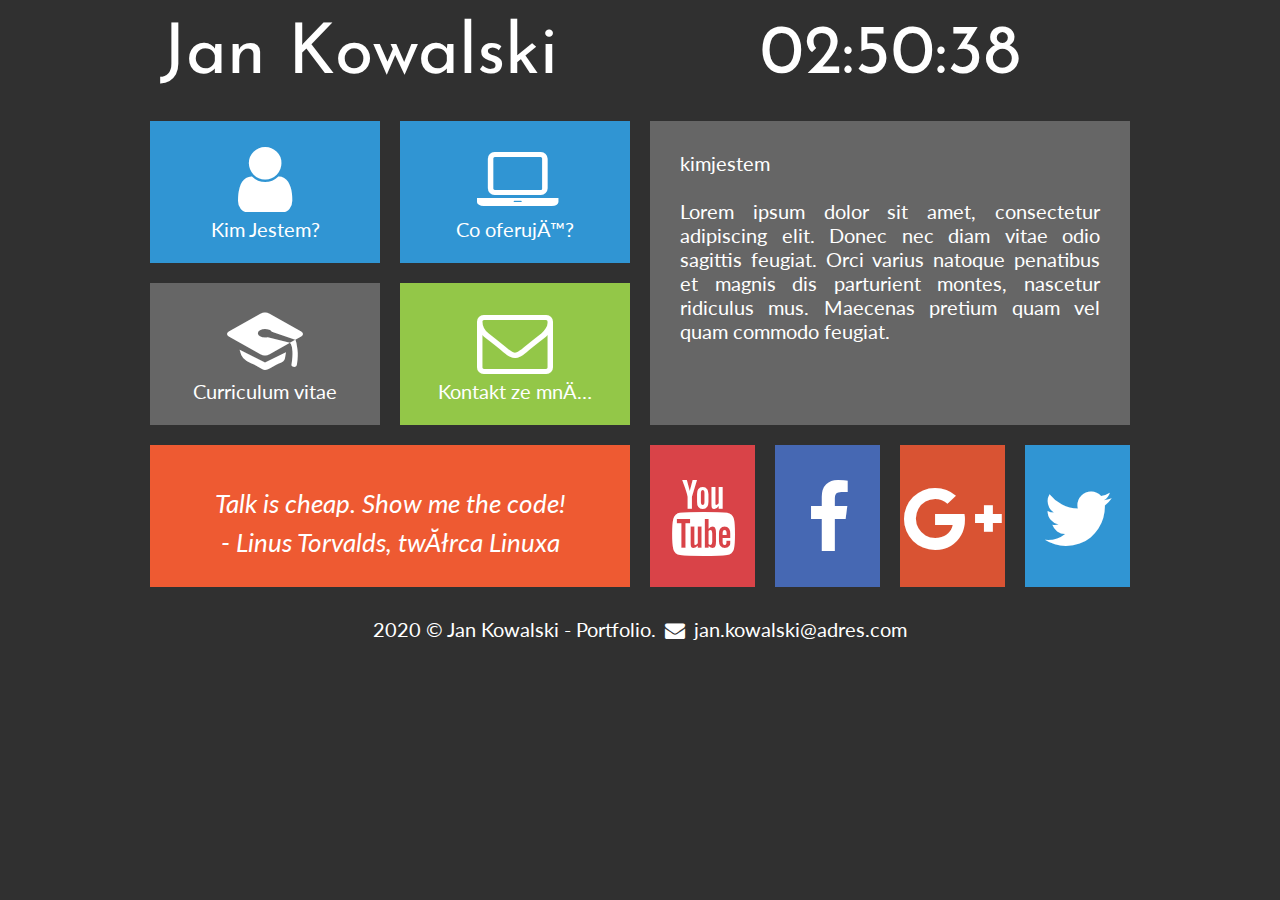
<file: #3 Wizytowka/kimjestem.html>
<!DOCTYPE HTML>

<html lang="pl">

	<head>
	
	<meta charset="urf-8"/>
	<meta http-equiv="X-UA-Compatible" content="IE=edge, chrome=1"/>
	<title> Jan Kowalski - Portfolio </title>
	<meta name="description" content="Stworzę dla ciebie wyjątkową stronę www! Zatrudnij programistę webowego: PHP, JavaScript, HTML, CSS, MySQL, Word,Press, Joomla, Drupal."/>
	<meta name="keywords" content="zamów, stronę, tworzenie, www, programista, portfolio, php, javascript, html, css, wordpress, joomla, drupal"/>
	
	<link rel="stylesheet" href="style.css" type="text/css"/>
	<link rel="stylesheet" href="css/fontello.css" type="text/css"/>
	<link href="https://fonts.googleapis.com/css2?family=Josefin+Sans&family=Lato&display=swap" rel="stylesheet" type="text/css">
	<script src ="timer.js"></script>
	
	</head>

	<body onload="odliczanie();">
	
	<div id="container" >
		<div class="rectangle">
			<div id="logo">
				<a href="zatrudnij-programiste-webowego" class="tilelinkhtml5">
					Jan Kowalski
				</a>
			</div>
			<div id="zegar">12:00:00</div>
			<div style="clear: both;"></div>
		</div>
		
		<div class="square">
		
			<div class="tile1">
				<a href="kimjestem.html" class="tilelink">
					<i class="icon-user"></i>
					<br/>Kim Jestem?
				</a>
			</div>
			
			<a href="oferta.html" class="tilelinkhtml5">
				<div class="tile1">
					<i class="icon-laptop"></i>
					<br/>Co oferuję?
				</div>
			</a>
			
			<div style="clear: both;"></div>
			
			<div class="tile2">
				<a href="cv.html" class="tilelink">
					<i class="icon-graduation-cap"></i>
					<br/>Curriculum vitae
				</a>
			</div>
			
			<div class="tile3">
				<a href="kontakt.html" class="tilelink">
					<i class="icon-mail"></i>
					<br/>Kontakt ze mną
				</a>
			</div>
			
			<div style="clear: both;"></div>
			
			<div class="tile4">
				<br/><i>Talk is cheap. Show me the code! <br/> - Linus Torvalds, twórca Linuxa</i>
			</div>		
			
		</div>
		
		<div class="square">
		
			<div class="tile5">
			
			kimjestem<br/><br/>
			Lorem ipsum dolor sit amet, consectetur adipiscing elit. Donec nec diam vitae odio sagittis feugiat. Orci varius natoque penatibus et magnis dis parturient montes, nascetur ridiculus mus. Maecenas pretium quam vel quam commodo feugiat. 
			
			</div>		
			
			<div class="yt">
				<a href="http://youtube.com" target="_blank" class="sociallink">
					<i class="icon-youtube"></i>
				</a>
			</div>
			<div class="fb">
				<a href="http://facebook.com" target="_blank" class="sociallink">
					<i class="icon-facebook"></i>
				</a>
			</div>
			<div class="gplus">
				<a href="http://plus.google.com" target="_blank" class="sociallink">
					<i class="icon-gplus"></i>
				</a>
			</div>
			<div class="tw">
				<a href="http://twitter.com" target="_blank" class="sociallink">
					<i class="icon-twitter"></i>
				</a>
			</div>
			
			<div style="clear: both;"></div>
		</div>
		
		<div style="clear: both;"></div>
		<div class="rectangle">
			2020 &copy; Jan Kowalski - Portfolio. <i class="icon-mail-alt"></i> jan.kowalski@adres.com 
		</div>
			
	<div>
	
	</body>

</html>
</file>
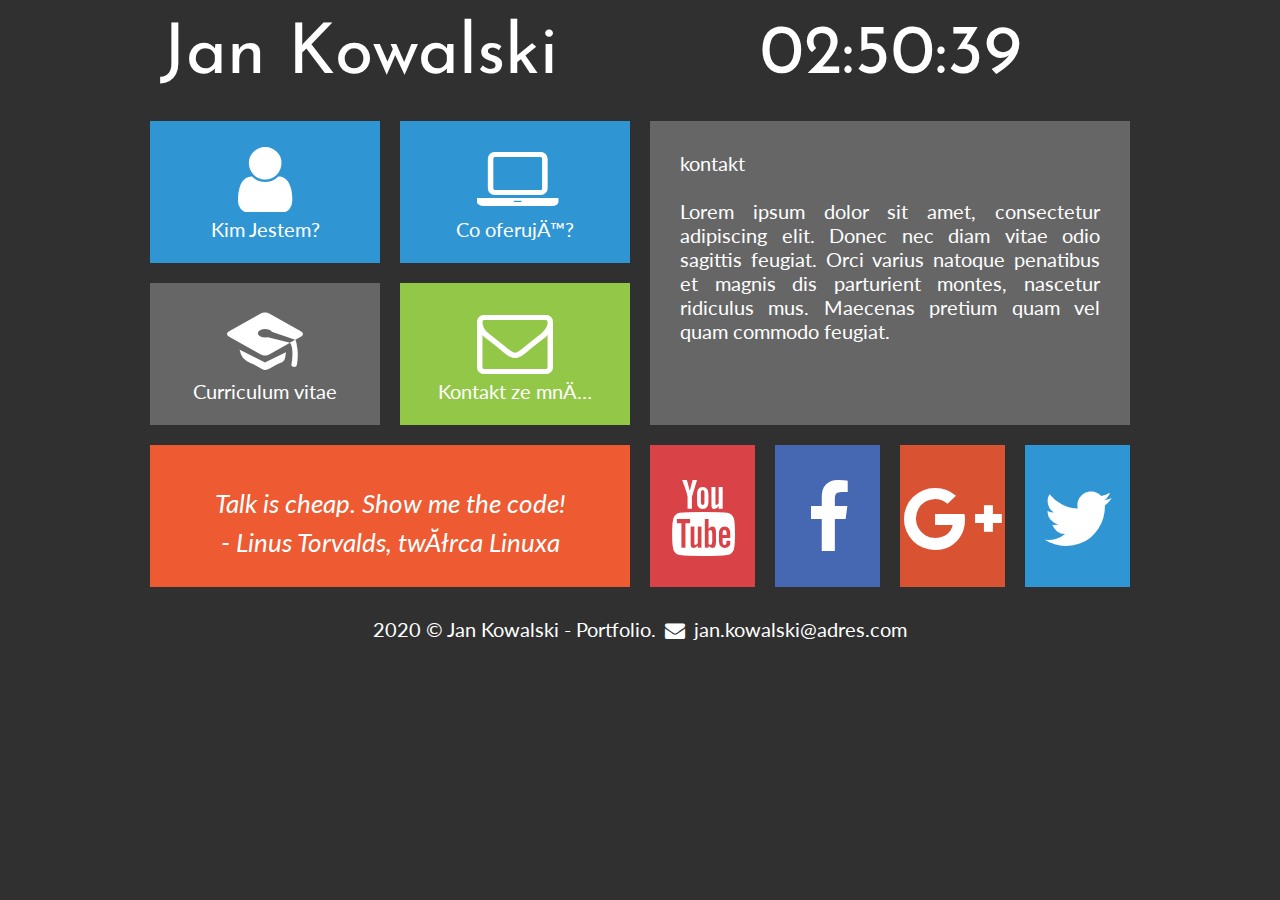
<file: #3 Wizytowka/kontakt.html>
<!DOCTYPE HTML>

<html lang="pl">

	<head>
	
	<meta charset="urf-8"/>
	<meta http-equiv="X-UA-Compatible" content="IE=edge, chrome=1"/>
	<title> Jan Kowalski - Portfolio </title>
	<meta name="description" content="Stworzę dla ciebie wyjątkową stronę www! Zatrudnij programistę webowego: PHP, JavaScript, HTML, CSS, MySQL, Word,Press, Joomla, Drupal."/>
	<meta name="keywords" content="zamów, stronę, tworzenie, www, programista, portfolio, php, javascript, html, css, wordpress, joomla, drupal"/>
	
	<link rel="stylesheet" href="style.css" type="text/css"/>
	<link rel="stylesheet" href="css/fontello.css" type="text/css"/>
	<link href="https://fonts.googleapis.com/css2?family=Josefin+Sans&family=Lato&display=swap" rel="stylesheet" type="text/css">
	<script src ="timer.js"></script>
	
	</head>

	<body onload="odliczanie();">
	
	<div id="container" >
		<div class="rectangle">
			<div id="logo">
				<a href="zatrudnij-programiste-webowego" class="tilelinkhtml5">
					Jan Kowalski
				</a>
			</div>
			<div id="zegar">12:00:00</div>
			<div style="clear: both;"></div>
		</div>
		
		<div class="square">
		
			<div class="tile1">
				<a href="kimjestem.html" class="tilelink">
					<i class="icon-user"></i>
					<br/>Kim Jestem?
				</a>
			</div>
			
			<a href="oferta.html" class="tilelinkhtml5">
				<div class="tile1">
					<i class="icon-laptop"></i>
					<br/>Co oferuję?
				</div>
			</a>
			
			<div style="clear: both;"></div>
			
			<div class="tile2">
				<a href="cv.html" class="tilelink">
					<i class="icon-graduation-cap"></i>
					<br/>Curriculum vitae
				</a>
			</div>
			
			<div class="tile3">
				<a href="kontakt.html" class="tilelink">
					<i class="icon-mail"></i>
					<br/>Kontakt ze mną
				</a>
			</div>
			
			<div style="clear: both;"></div>
			
			<div class="tile4">
				<br/><i>Talk is cheap. Show me the code! <br/> - Linus Torvalds, twórca Linuxa</i>
			</div>		
			
		</div>
		
		<div class="square">
		
			<div class="tile5">
			
			kontakt<br/><br/>
			Lorem ipsum dolor sit amet, consectetur adipiscing elit. Donec nec diam vitae odio sagittis feugiat. Orci varius natoque penatibus et magnis dis parturient montes, nascetur ridiculus mus. Maecenas pretium quam vel quam commodo feugiat. 
			
			</div>		
			
			<div class="yt">
				<a href="http://youtube.com" target="_blank" class="sociallink">
					<i class="icon-youtube"></i>
				</a>
			</div>
			<div class="fb">
				<a href="http://facebook.com" target="_blank" class="sociallink">
					<i class="icon-facebook"></i>
				</a>
			</div>
			<div class="gplus">
				<a href="http://plus.google.com" target="_blank" class="sociallink">
					<i class="icon-gplus"></i>
				</a>
			</div>
			<div class="tw">
				<a href="http://twitter.com" target="_blank" class="sociallink">
					<i class="icon-twitter"></i>
				</a>
			</div>
			
			<div style="clear: both;"></div>
		</div>
		
		<div style="clear: both;"></div>
		<div class="rectangle">
			2020 &copy; Jan Kowalski - Portfolio. <i class="icon-mail-alt"></i> jan.kowalski@adres.com 
		</div>
			
	<div>
	
	</body>

</html>
</file>
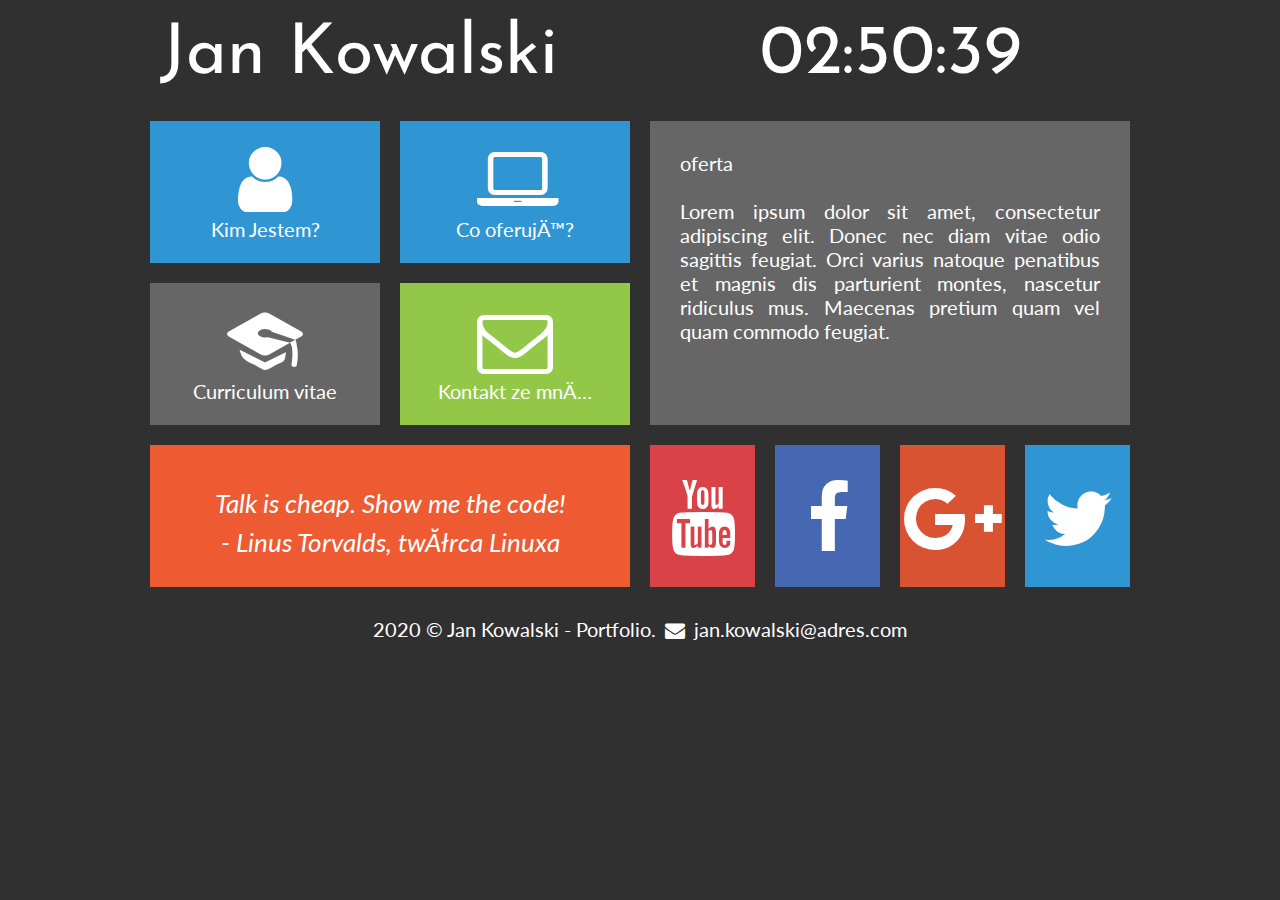
<file: #3 Wizytowka/oferta.html>
<!DOCTYPE HTML>

<html lang="pl">

	<head>
	
	<meta charset="urf-8"/>
	<meta http-equiv="X-UA-Compatible" content="IE=edge, chrome=1"/>
	<title> Jan Kowalski - Portfolio </title>
	<meta name="description" content="Stworzę dla ciebie wyjątkową stronę www! Zatrudnij programistę webowego: PHP, JavaScript, HTML, CSS, MySQL, Word,Press, Joomla, Drupal."/>
	<meta name="keywords" content="zamów, stronę, tworzenie, www, programista, portfolio, php, javascript, html, css, wordpress, joomla, drupal"/>
	
	<link rel="stylesheet" href="style.css" type="text/css"/>
	<link rel="stylesheet" href="css/fontello.css" type="text/css"/>
	<link href="https://fonts.googleapis.com/css2?family=Josefin+Sans&family=Lato&display=swap" rel="stylesheet" type="text/css">
	<script src ="timer.js"></script>
	
	</head>

	<body onload="odliczanie();">
	
	<div id="container" >
		<div class="rectangle">
			<div id="logo">
				<a href="zatrudnij-programiste-webowego" class="tilelinkhtml5">
					Jan Kowalski
				</a>
			</div>
			<div id="zegar">12:00:00</div>
			<div style="clear: both;"></div>
		</div>
		
		<div class="square">
		
			<div class="tile1">
				<a href="kimjestem.html" class="tilelink">
					<i class="icon-user"></i>
					<br/>Kim Jestem?
				</a>
			</div>
			
			<a href="oferta.html" class="tilelinkhtml5">
				<div class="tile1">
					<i class="icon-laptop"></i>
					<br/>Co oferuję?
				</div>
			</a>
			
			<div style="clear: both;"></div>
			
			<div class="tile2">
				<a href="cv.html" class="tilelink">
					<i class="icon-graduation-cap"></i>
					<br/>Curriculum vitae
				</a>
			</div>
			
			<div class="tile3">
				<a href="kontakt.html" class="tilelink">
					<i class="icon-mail"></i>
					<br/>Kontakt ze mną
				</a>
			</div>
			
			<div style="clear: both;"></div>
			
			<div class="tile4">
				<br/><i>Talk is cheap. Show me the code! <br/> - Linus Torvalds, twórca Linuxa</i>
			</div>		
			
		</div>
		
		<div class="square">
		
			<div class="tile5">
			
			oferta<br/><br/>
			Lorem ipsum dolor sit amet, consectetur adipiscing elit. Donec nec diam vitae odio sagittis feugiat. Orci varius natoque penatibus et magnis dis parturient montes, nascetur ridiculus mus. Maecenas pretium quam vel quam commodo feugiat. 
			
			</div>		
			
			<div class="yt">
				<a href="http://youtube.com" target="_blank" class="sociallink">
					<i class="icon-youtube"></i>
				</a>
			</div>
			<div class="fb">
				<a href="http://facebook.com" target="_blank" class="sociallink">
					<i class="icon-facebook"></i>
				</a>
			</div>
			<div class="gplus">
				<a href="http://plus.google.com" target="_blank" class="sociallink">
					<i class="icon-gplus"></i>
				</a>
			</div>
			<div class="tw">
				<a href="http://twitter.com" target="_blank" class="sociallink">
					<i class="icon-twitter"></i>
				</a>
			</div>
			
			<div style="clear: both;"></div>
		</div>
		
		<div style="clear: both;"></div>
		<div class="rectangle">
			2020 &copy; Jan Kowalski - Portfolio. <i class="icon-mail-alt"></i> jan.kowalski@adres.com 
		</div>
			
	<div>
	
	</body>

</html>
</file>
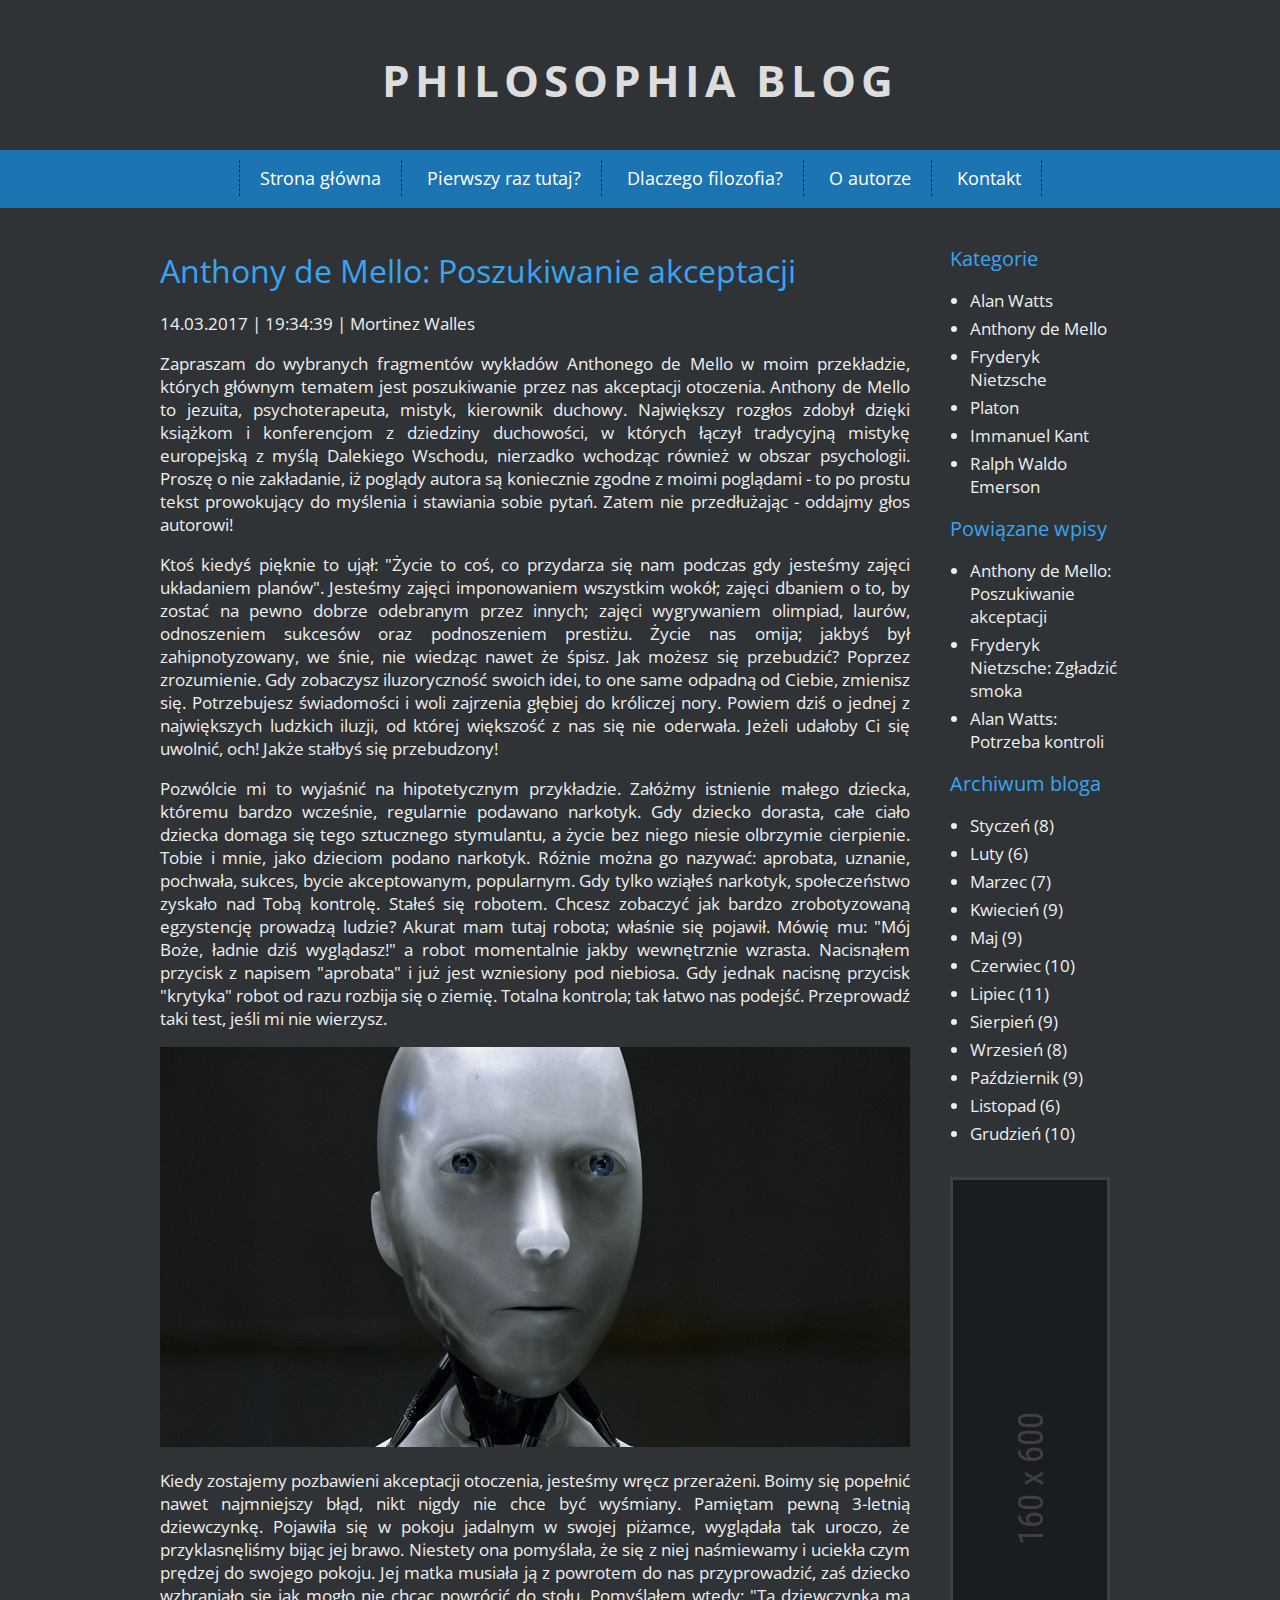
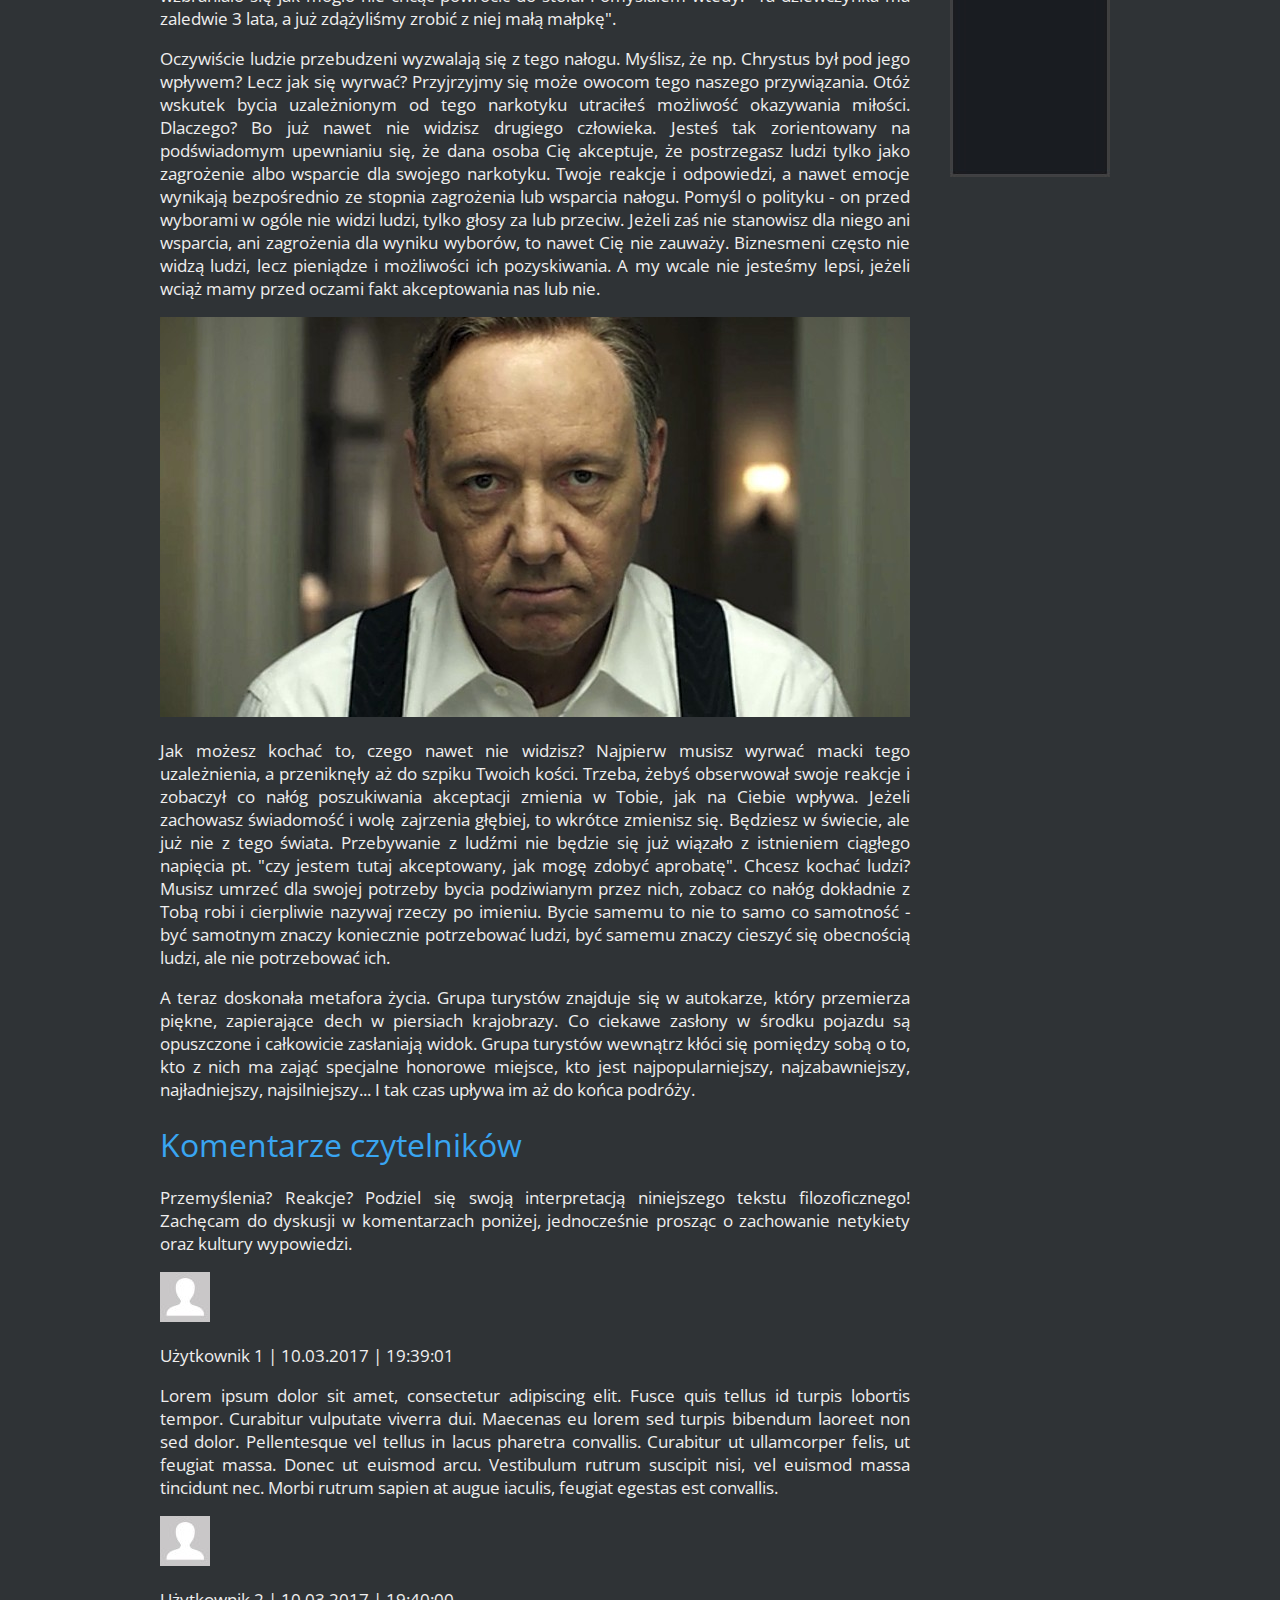
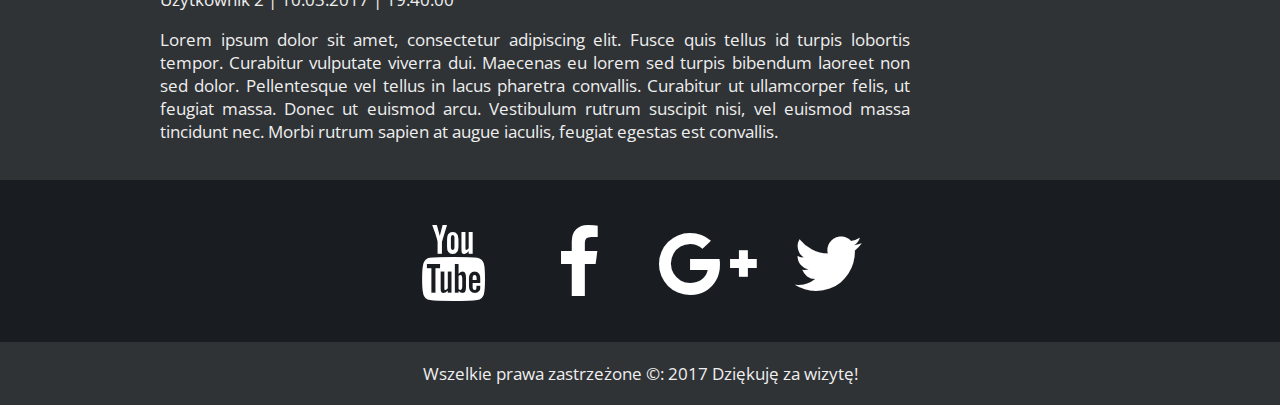
<file: #5 Philosophia Blog/wpis.html>
<!DOCTYPE html>
<html lang="pl">
<head>

	<meta charset="utf-8">
	<title>Philosophia Blog</title>
	<meta name="description" content="Blog na temat ciekawych publikacji z dziedziny filozofii. Omówienie wybranych tekstów najsłynniejszych autorów!">
	<meta name="keywords" content="filozofia, książki, blog, przemyślenia">
	<meta name="author" content="Mortinez Walles">
	
	<meta http-equiv="X-Ua-Compatible" content="IE=edge,chrome=1">
	
	<link rel="stylesheet" href="main.css">
	<link rel="stylesheet" href="css/fontello.css">
	<link href="https://fonts.googleapis.com/css?family=Open+Sans:400,700&amp;subset=latin-ext" rel="stylesheet">
	
	<!--[if lt IE 9]>
	<script src="//cdnjs.cloudflare.com/ajax/libs/html5shiv/3.7.3/html5shiv.min.js"></script>
	<![endif]-->
	
</head>

<body>
	<header>
		<h1 class="logo">Philosophia Blog</h1>
		<nav id="topnav">
			<ul class="menu">
				<li><a href="#">Strona główna</a></li>
				<li><a href="#">Pierwszy raz tutaj?</a></li>
				<li><a href="#">Dlaczego filozofia?</a></li>
				<li><a href="#">O autorze</a></li>
				<li><a href="#">Kontakt</a></li>
			</ul>
		</nav>
	</header>
	
	<div class="container">
		<div class="west">
			<main>
				<article>
					<header>
					<h1>Anthony de Mello: Poszukiwanie akceptacji</h1>
					<p>14.03.2017 | 19:34:39 | Mortinez Walles</p>
					</header>
					<p>Zapraszam do wybranych fragmentów wykładów Anthonego de Mello w moim przekładzie, których głównym tematem jest poszukiwanie przez nas akceptacji otoczenia. Anthony de Mello to jezuita, psychoterapeuta, mistyk, kierownik duchowy. Największy rozgłos zdobył dzięki książkom i konferencjom z dziedziny duchowości, w których łączył tradycyjną mistykę europejską z myślą Dalekiego Wschodu, nierzadko wchodząc również w obszar psychologii. Proszę o nie zakładanie, iż poglądy autora są koniecznie zgodne z moimi poglądami - to po prostu tekst prowokujący do myślenia i stawiania sobie pytań. Zatem nie przedłużając - oddajmy głos autorowi!</p>
					
					<p>Ktoś kiedyś pięknie to ujął: "Życie to coś, co przydarza się nam podczas gdy jesteśmy zajęci układaniem planów". Jesteśmy zajęci imponowaniem wszystkim wokół; zajęci dbaniem o to, by zostać na pewno dobrze odebranym przez innych; zajęci wygrywaniem olimpiad, laurów, odnoszeniem sukcesów oraz podnoszeniem prestiżu. Życie nas omija; jakbyś był zahipnotyzowany, we śnie, nie wiedząc nawet że śpisz. Jak możesz się przebudzić? Poprzez zrozumienie. Gdy zobaczysz iluzoryczność swoich idei, to one same odpadną od Ciebie, zmienisz się. Potrzebujesz świadomości i woli zajrzenia głębiej do króliczej nory. Powiem dziś o jednej z największych ludzkich iluzji, od której większość z nas się nie oderwała. Jeżeli udałoby Ci się uwolnić, och! Jakże stałbyś się przebudzony!</p>
					
					<p>Pozwólcie mi to wyjaśnić na hipotetycznym przykładzie. Załóżmy istnienie małego dziecka, któremu bardzo wcześnie, regularnie podawano narkotyk. Gdy dziecko dorasta, całe ciało dziecka domaga się tego sztucznego stymulantu, a życie bez niego niesie olbrzymie cierpienie. Tobie i mnie, jako dzieciom podano narkotyk. Różnie można go nazywać: aprobata, uznanie, pochwała, sukces, bycie akceptowanym, popularnym. Gdy tylko wziąłeś narkotyk, społeczeństwo zyskało nad Tobą kontrolę. Stałeś się robotem. Chcesz zobaczyć jak bardzo zrobotyzowaną egzystencję prowadzą ludzie? Akurat mam tutaj robota; właśnie się pojawił. Mówię mu: "Mój Boże, ładnie dziś wyglądasz!" a robot momentalnie jakby wewnętrznie wzrasta. Nacisnąłem przycisk z napisem "aprobata" i już jest wzniesiony pod niebiosa. Gdy jednak nacisnę przycisk "krytyka" robot od razu rozbija się o ziemię. Totalna kontrola; tak łatwo nas podejść. Przeprowadź taki test, jeśli mi nie wierzysz.</p>
					
					<img src="img/artykul1.jpg" alt="robot">
					
					<p>Kiedy zostajemy pozbawieni akceptacji otoczenia, jesteśmy wręcz przerażeni. Boimy się popełnić nawet najmniejszy błąd, nikt nigdy nie chce być wyśmiany. Pamiętam pewną 3-letnią dziewczynkę. Pojawiła się w pokoju jadalnym w swojej piżamce, wyglądała tak uroczo, że przyklasnęliśmy bijąc jej brawo. Niestety ona pomyślała, że się z niej naśmiewamy i uciekła czym prędzej do swojego pokoju. Jej matka musiała ją z powrotem do nas przyprowadzić, zaś dziecko wzbraniało się jak mogło nie chcąc powrócić do stołu. Pomyślałem wtedy: "Ta dziewczynka ma zaledwie 3 lata, a już zdążyliśmy zrobić z niej małą małpkę".</p>
					
					<p>Oczywiście ludzie przebudzeni wyzwalają się z tego nałogu. Myślisz, że np. Chrystus był pod jego wpływem? Lecz jak się wyrwać? Przyjrzyjmy się może owocom tego naszego przywiązania. Otóż wskutek bycia uzależnionym od tego narkotyku utraciłeś możliwość okazywania miłości. Dlaczego? Bo już nawet nie widzisz drugiego człowieka. Jesteś tak zorientowany na podświadomym upewnianiu się, że dana osoba Cię akceptuje, że postrzegasz ludzi tylko jako zagrożenie albo wsparcie dla swojego narkotyku. Twoje reakcje i odpowiedzi, a nawet emocje wynikają bezpośrednio ze stopnia zagrożenia lub wsparcia nałogu. Pomyśl o polityku - on przed wyborami w ogóle nie widzi ludzi, tylko głosy za lub przeciw. Jeżeli zaś nie stanowisz dla niego ani wsparcia, ani zagrożenia dla wyniku wyborów, to nawet Cię nie zauważy. Biznesmeni często nie widzą ludzi, lecz pieniądze i możliwości ich pozyskiwania. A my wcale nie jesteśmy lepsi, jeżeli wciąż mamy przed oczami fakt akceptowania nas lub nie.</p>
					
					<img src="img/artykul2.jpg" alt="polityk">
					
					<p>Jak możesz kochać to, czego nawet nie widzisz? Najpierw musisz wyrwać macki tego uzależnienia, a przeniknęły aż do szpiku Twoich kości. Trzeba, żebyś obserwował swoje reakcje i zobaczył co nałóg poszukiwania akceptacji zmienia w Tobie, jak na Ciebie wpływa. Jeżeli zachowasz świadomość i wolę zajrzenia głębiej, to wkrótce zmienisz się. Będziesz w świecie, ale już nie z tego świata. Przebywanie z ludźmi nie będzie się już wiązało z istnieniem ciągłego napięcia pt. "czy jestem tutaj akceptowany, jak mogę zdobyć aprobatę". Chcesz kochać ludzi? Musisz umrzeć dla swojej potrzeby bycia podziwianym przez nich, zobacz co nałóg dokładnie z Tobą robi i cierpliwie nazywaj rzeczy po imieniu. Bycie samemu to nie to samo co samotność - być samotnym znaczy koniecznie potrzebować ludzi, być samemu znaczy cieszyć się obecnością ludzi, ale nie potrzebować ich.</p>
					
					<p>A teraz doskonała metafora życia. Grupa turystów znajduje się w autokarze, który przemierza piękne, zapierające dech w piersiach krajobrazy. Co ciekawe zasłony w środku pojazdu są opuszczone i całkowicie zasłaniają widok. Grupa turystów wewnątrz kłóci się pomiędzy sobą o to, kto z nich ma zająć specjalne honorowe miejsce, kto jest najpopularniejszy, najzabawniejszy, najładniejszy, najsilniejszy... I tak czas upływa im aż do końca podróży.</p>
					
					<section>
						<header>
							<h1>Komentarze czytelników</h1>
							<p>Przemyślenia? Reakcje? Podziel się swoją interpretacją niniejszego tekstu filozoficznego! Zachęcam do dyskusji w komentarzach poniżej, jednocześnie prosząc o zachowanie netykiety oraz kultury wypowiedzi.</p>
							
						</header>
						<article>
							<header>
								<img src="img/user.jpg" alt="user">
								<p>Użytkownik 1 | 10.03.2017 | 19:39:01</p>
							</header>
							<p>Lorem ipsum dolor sit amet, consectetur adipiscing elit. Fusce quis tellus id turpis lobortis tempor. Curabitur vulputate viverra dui. Maecenas eu lorem sed turpis bibendum laoreet non sed dolor. Pellentesque vel tellus in lacus pharetra convallis. Curabitur ut ullamcorper felis, ut feugiat massa. Donec ut euismod arcu. Vestibulum rutrum suscipit nisi, vel euismod massa tincidunt nec. Morbi rutrum sapien at augue iaculis, feugiat egestas est convallis. </p>
							
						</article>
						<article>
							<header>
								<img src="img/user.jpg" alt="user">
								<p>Użytkownik 2 | 10.03.2017 | 19:40:00</p>
							</header>
							<p>Lorem ipsum dolor sit amet, consectetur adipiscing elit. Fusce quis tellus id turpis lobortis tempor. Curabitur vulputate viverra dui. Maecenas eu lorem sed turpis bibendum laoreet non sed dolor. Pellentesque vel tellus in lacus pharetra convallis. Curabitur ut ullamcorper felis, ut feugiat massa. Donec ut euismod arcu. Vestibulum rutrum suscipit nisi, vel euismod massa tincidunt nec. Morbi rutrum sapien at augue iaculis, feugiat egestas est convallis. </p>
							
						</article>
					</section>
				</article>
			</main>
		</div>
		<div class="east">
			<aside>
				<nav>
					<h2>Kategorie</h2>
					<ul>
						<li>Alan Watts</li>
						<li>Anthony de Mello</li>
						<li>Fryderyk Nietzsche</li>
						<li>Platon</li>
						<li>Immanuel Kant</li>
						<li>Ralph Waldo Emerson</li>
					</ul>
					<h2>Powiązane wpisy</h2>
					<ul>
						<li>Anthony de Mello: Poszukiwanie akceptacji</li>
						<li>Fryderyk Nietzsche: Zgładzić smoka</li>
						<li>Alan Watts: Potrzeba kontroli</li>
					</ul>
					<h2>Archiwum bloga</h2>
					<ul>
						<li>Styczeń (8)</li>
						<li>Luty (6)</li>
						<li>Marzec (7)</li>
						<li>Kwiecień (9)</li>
						<li>Maj (9)</li>
						<li>Czerwiec (10)</li>
						<li>Lipiec (11)</li>
						<li>Sierpień (9)</li>
						<li>Wrzesień (8)</li>
						<li>Październik (9)</li>
						<li>Listopad (6)</li>
						<li>Grudzień (10)</li>
					</ul>
				</nav>
				
				<img src="img/ad.jpg" alt="reklama"/>
				
			</aside>
		</div>
		<div style="clear:both;"></div>
	</div>
	
	<footer>
		<div id="socialsBackground">
			<div id="socials">
				<div class="yt">
					<a href="http://youtube.com" target="_blank" class="sociallink"><i class="icon-youtube"></i></a>
				</div>
				<div class="fb">
					<a href="http://facebook.com" target="_blank" class="sociallink"><i class="icon-facebook"></i></a>
				</div>
				<div class="gplus">
					<a href="http://plus.google.com" target="_blank" class="sociallink"><i class="icon-gplus"></i></a>
				</div>
				<div class="tw">
					<a href="http://twitter.com" target="_blank" class="sociallink"><i class="icon-twitter"></i></a>			
				</div>
				<div style="clear:both;"></div>
			</div>
		</div>
		
		<div class="info">
			Wszelkie prawa zastrzeżone &copy: 2017 Dziękuję za wizytę!
		</div>
	</footer>
	
</body>
</html>
</file>
<file: #3 Wizytowka/style.css>
body
{
	background-color: #303030;
	color: #ffffff;
	font-family: 'Lato', sans-serif;
	font-size: 20px;
}
#container
{
	width: 1000px;
	margin-left: auto;
	margin-right: auto;
}
.rectangle
{
	width: 960px;
	margin: 20px;
	text-align: center;
}
.square
{
	width: 50%;
	float: left;
}
#logo
{
	float: left;
	font-family: 'Josefin Sans', sans-serif;
	font-size: 70px;
	width: 600px;
	text-align: left;
}
#zegar
{
	float: left;
	font-family: 'Josefin Sans', sans-serif;
	font-size: 70px;
	text-align: left;

}
.tile1
{
	margin: 10px;
	width: 230px;
	height: 142px;
	background-color: #3095d3;
	float: left;
	text-align: center;
}
.tile1:hover
{
	background-color:#2084c2;
}
.tile2
{
	margin: 10px;
	width: 230px;
	height: 142px;
	background-color: #666666;
	float: left;
	text-align: center;
}
.tile2:hover
{
	background-color:#555555;
}
.tile3
{
	margin: 10px;
	width: 230px;
	height: 142px;
	background-color: #93c748;
	float: left;
	text-align: center;
}
.tile3:hover
{
	background-color:#82b637;
}
.tile4
{
	margin: 10px;
	width: 480px;
	height: 142px;
	background-color: #ee5a32;
	text-align: center;
	font-size: 26px;
	line-height:150%;
}
.tile5
{
	margin: 10px;
	width: 420px;
	height: 244px;
	background-color: #666666;
	text-align: justify;
	padding: 30px;
}
.yt
{
	margin: 10px;
	width: 105px;
	height: 142px;
	background-color: #d94348;
	float: left;
}
.yt:hover
{
	background-color:#c83237;
}
.fb
{
	margin: 10px;
	width: 105px;
	height: 142px;
	background-color: #4668b3;
	float: left;
}
.fb:hover
{
	background-color:#3557a2;
}
.gplus
{
	margin: 10px;
	width: 105px;
	height: 142px;
	background-color: #d95333;
	float: left;
}
.gplus:hover
{
	background-color:#c84222;
}
.tw
{
	margin: 10px;
	width: 105px;
	height: 142px;
	background-color: #3095d3;
	float: left;
}
.tw:hover
{
	background-color:#2084c2;
}
a.tilelink
{
	color: #ffffff;
	text-decoration: none;
	display: block;
	width: 230px;
	height: 142px;
}
a.tilelinkhtml5
{
	color: #ffffff;
	text-decoration: none;
}
a.sociallink
{
	color: #ffffff;
	text-decoration: none;
	display: block;
	width: 105px;
	height: 142px;
}
</file>
<file: #3 Wizytowka/css/fontello.css>
@font-face {
  font-family: 'fontello';
  src: url('../font/fontello.eot?12094404');
  src: url('../font/fontello.eot?12094404#iefix') format('embedded-opentype'),
       url('../font/fontello.woff2?12094404') format('woff2'),
       url('../font/fontello.woff?12094404') format('woff'),
       url('../font/fontello.ttf?12094404') format('truetype'),
       url('../font/fontello.svg?12094404#fontello') format('svg');
  font-weight: normal;
  font-style: normal;
}
/* Chrome hack: SVG is rendered more smooth in Windozze. 100% magic, uncomment if you need it. */
/* Note, that will break hinting! In other OS-es font will be not as sharp as it could be */
/*
@media screen and (-webkit-min-device-pixel-ratio:0) {
  @font-face {
    font-family: 'fontello';
    src: url('../font/fontello.svg?12094404#fontello') format('svg');
  }
}
*/
 
 [class^="icon-"]:before, [class*=" icon-"]:before {
  font-family: "fontello";
  font-style: normal;
  font-weight: normal;
  speak: never;
 
  display: inline-block;
  text-decoration: inherit;
  width: 1em;
  margin-right: .2em;
  text-align: center;
  /* opacity: .8; */
 
  /* For safety - reset parent styles, that can break glyph codes*/
  font-variant: normal;
  text-transform: none;
 
  /* fix buttons height, for twitter bootstrap */
  line-height: 1em;
 
  /* Animation center compensation - margins should be symmetric */
  /* remove if not needed */
  margin-left: .2em;
 
  /* you can be more comfortable with increased icons size */
  /* font-size: 120%; */
 
  /* Font smoothing. That was taken from TWBS */
  -webkit-font-smoothing: antialiased;
  -moz-osx-font-smoothing: grayscale;
 
  /* Uncomment for 3D effect */
  /* text-shadow: 1px 1px 1px rgba(127, 127, 127, 0.3); */
}
 
.icon-user:before { content: '\e800';font-size:76px; margin-top:20px;} /* '' */
.icon-graduation-cap:before { content: '\e801'; font-size:76px; margin-top:20px;} /* '' */
.icon-mail:before { content: '\e802'; font-size:76px; margin-top:20px;} /* '' */
.icon-twitter:before { content: '\f099'; font-size:76px; margin-top:35px;} /* '' */
.icon-facebook:before { content: '\f09a'; font-size:76px; margin-top:35px; } /* '' */
.icon-gplus:before { content: '\f0d5'; font-size:76px; margin-top:35px; margin-left: 4px;} /* '' */
.icon-mail-alt:before { content: '\f0e0';} /* '' */
.icon-laptop:before { content: '\f109';font-size:76px; margin-top:20px;} /* '' */
.icon-youtube:before { content: '\f167';  font-size:76px; margin-top:35px;} /* '' */
</file>
<file: #4 Monitory Komputerowe/style.css>
body
{
	/* Background pattern from Toptal Subtle Patterns */
	background-image: url("img/tlo.png");
	margin: 0px;
	font-family: 'Open Sans', sans-serif;
	font-size: 20px;
}
a:link
{
	color:black;
	text-decoration: none;
}
a:visited
{
	color:black;
	text-decoration: none;
}
a:hover
{
	color:#485b4b;
	text-decoration: underline;
}
a:active
{
	color:black;
	text-decoration: none;
}


#logo
{
	width: 100%;
	height: 50px;
	background-color: #485b3b;
	font-size: 36px;
	color: white;
	text-align: center;
	text-transform: uppercase;
	padding: 5px 0px 5px 0px;
	letter-spacing: 3px;
	border-bottom: 2px solid #33402a;
	text-shadow: 
	2px 2px 0 #33402a,
	-2px 2px 0 #33402a,
	-2px -2px 0 #33402a,
	2px -2px 0 #33402a;
}
#container
{
	margin-left: auto;
	margin-right: auto;
	background-color: white;
	width: 878px;
	padding: 10px;
	border-left: 1px solid #ccc;
	border-right: 1px solid #ccc;
}
#spis
{
	width:780px;
	padding-left: 100px;
}
ol
{
	margin-top: 5px;
}
ol > li
{
	font-size: 22px;
	text-transform: uppercase;
	font-weight: 700;
	padding: 5px;
	letter-spacing: 3px;
}
ol > li > ul
{
	font-size:18px;
	text-transform: none;
	font-weight: 400;
	padding:0px;
	letter-spacing: 0px;
	margin-top:5px;
	margin-left: 30px;
	list-style-type: none;
}
ol > li > ul > li
{
	margin : 0px;
}
ol > li > ul > li:before
{
	color: #485b3b;
	content: "☀";
	margin-right: 5px;
}
.slajd
{
	padding:20px 40px;
	text-align: justify;
}
h1
{
	font-size:24px;
	text-transform: uppercase;
	font-weight: 700;
	
}
.scrollup
{
	width:64px;
	height:64px;
	text-decoration: none;
	background: url("img/up.png") no-repeat 0px 0px;
	position: fixed;
	right: 50px;
	bottom: 50px;
	display: none;
}
</file>
<file: #5 Philosophia Blog/main.css>
body
{
	margin: 0;
	background-color: #2F3336;
	color: #efefef;
    font-family: 'Open Sans', sans-serif;
    font-size: 17px;
}
h1.logo
{
	font-size: 44px;
	font-weight: 700;
	color: #ddd;
	text-align: center;
	text-transform: uppercase;
	letter-spacing: 5px;
	margin-top: 50px;
	margin-bottom: 40px;
}
#topnav
{
	background-color: #1c74b2;
	text-align: center;
}
.menu
{
	list-style-type: none;
	margin: 0;
	padding: 10px;
	font-size: 18px;
	min-height: 38px;
	line-height: 200%;
}
.menu > li
{
	display: inline-block;
	padding-left: 20px;
	padding-right: 20px;
	border-right: 1px dashed #0a2b42;
}
.menu > li:first-child
{
	border-left: 1px dashed #0a2b42;
}
.menu a
{
	color: #fff;
	text-decoration: none;
}
.menu a:hover
{
	color: #0a2b42;
}
.categories
{
	margin-left: auto;
	margin-right: auto;
	width:950px;
	padding: 0px;
	text-align: center;
}
h1
{
	font-size:44px;
	font-weight: 400;
	color: #39a5f1;
	margin-bottom: 20px;
}
.author
{
	display: inline-block;
	margin-top: 10px;
}
.author a
{
	opacity: 0.9;
}
.author a:hover
{
	opacity: 1;
}
figure
{
	margin: 8px;
	padding: 0px;
}
figcaption
{
	margin-top: 8px;
	padding: 0;
}
.entries
{
	margin-left: auto;
	margin-right: auto;
	width:950px;
	text-align: center;
	padding-top: 10px;
	padding-bottom: 80px;
	margin-top: 40px;
}
#newest
{
	background-color: #191d21;
}
.entry
{
	background-color: #222930;
	padding:10px;
	text-align: justify;
	margin-top:40px;
	border-radius: 5px;
}
.entryimg
{
	display: inline-block;
	margin-left: 30px;
	width:110px;
}
.entryimg img
{
	width: 90px;
	height: 90px;
}
.entrytxt
{
	display: inline-block;
	width: 750px;
	font-size: 15px;
}
h2
{
	font-size: 20px;
	font-weight: 400;
	color: #39a5f1;
}
.contact
{
		margin-left: auto;
	margin-right: auto;
	width:950px;
	text-align: center;
	padding-bottom: 70px;
	margin-bottom: 50px;
}
.contact p
{
	margin-bottom: 50px;
}
.bluebutton
{
	background-color:#1c74b2;
	padding: 15px;
	color: #efefef;
	font-size:19px;
	text-decoration:none;
	border-radius:5px;
	min-width:300px;
}
.bluebutton:hover
{
	background-color:#196499;
}
.yt
{
	margin: 10px;
	width: 105px;
	height: 142px;
	background-color: #191d21;
	float: left;
}

.yt:hover
{
	background-color: #c83237;
}

.fb
{
	margin: 10px;
	width: 105px;
	height: 142px;
	background-color:#191d21;
	float: left;
}

.fb:hover
{
	background-color: #3557a2;
}

.gplus
{
	margin: 10px;
	width: 105px;
	height: 142px;
	background-color: #191d21;
	float: left;
}

.gplus:hover
{
	background-color: #c84222;
}

.tw
{
	margin: 10px;
	width: 105px;
	height: 142px;
	background-color:#191d21;
	float: left;
}

.tw:hover
{
	background-color: #2084c2;
}
.sociallink
{
	color: #ffffff;
	text-decoration: none;
	display: block;
	width: 105px;
	height: 142px;

}

#socials
{
	width: 500px;
	margin-left: auto;
	margin-right: auto;
	text-align:center; 
	
}
#socialsBackground
{
	background-color: #191d21;
}
.info
{
	margin-left:auto;
	margin-right: auto;
	text-align: center;
	padding:20px;
	
}
.container
{
	margin-left:auto;
	margin-right: auto;
	width:1000px;
}
.west
{
	float: left;
	width:750px;
	padding:20px;
	text-align: justify;
}
.east
{
	float:left;
	width:170px;
	padding:20px;
}
.west h1
{
	font-size:32px;
	font-weight: 400;
	color: #39a5f1;
	margin-bottom: 20px;
}
.east ul
{
	padding-left:20px;
}
.east ul > li
{
	margin-bottom: 5px;
}
.east img
{
	margin-top: 15px;
}
</file>
<file: #5 Philosophia Blog/css/fontello.css>
@font-face {
  font-family: 'fontello';
  src: url('../font/fontello.eot?12094404');
  src: url('../font/fontello.eot?12094404#iefix') format('embedded-opentype'),
       url('../font/fontello.woff2?12094404') format('woff2'),
       url('../font/fontello.woff?12094404') format('woff'),
       url('../font/fontello.ttf?12094404') format('truetype'),
       url('../font/fontello.svg?12094404#fontello') format('svg');
  font-weight: normal;
  font-style: normal;
}
/* Chrome hack: SVG is rendered more smooth in Windozze. 100% magic, uncomment if you need it. */
/* Note, that will break hinting! In other OS-es font will be not as sharp as it could be */
/*
@media screen and (-webkit-min-device-pixel-ratio:0) {
  @font-face {
    font-family: 'fontello';
    src: url('../font/fontello.svg?12094404#fontello') format('svg');
  }
}
*/
 
 [class^="icon-"]:before, [class*=" icon-"]:before {
  font-family: "fontello";
  font-style: normal;
  font-weight: normal;
  speak: never;
 
  display: inline-block;
  text-decoration: inherit;
  width: 1em;
  margin-right: .2em;
  text-align: center;
  /* opacity: .8; */
 
  /* For safety - reset parent styles, that can break glyph codes*/
  font-variant: normal;
  text-transform: none;
 
  /* fix buttons height, for twitter bootstrap */
  line-height: 1em;
 
  /* Animation center compensation - margins should be symmetric */
  /* remove if not needed */
  margin-left: .2em;
 
  /* you can be more comfortable with increased icons size */
  /* font-size: 120%; */
 
  /* Font smoothing. That was taken from TWBS */
  -webkit-font-smoothing: antialiased;
  -moz-osx-font-smoothing: grayscale;
 
  /* Uncomment for 3D effect */
  /* text-shadow: 1px 1px 1px rgba(127, 127, 127, 0.3); */
}
 
.icon-user:before { content: '\e800';font-size:76px; margin-top:20px;} /* '' */
.icon-graduation-cap:before { content: '\e801'; font-size:76px; margin-top:20px;} /* '' */
.icon-mail:before { content: '\e802'; font-size:76px; margin-top:20px;} /* '' */
.icon-twitter:before { content: '\f099'; font-size:76px; margin-top:35px;} /* '' */
.icon-facebook:before { content: '\f09a'; font-size:76px; margin-top:35px; } /* '' */
.icon-gplus:before { content: '\f0d5'; font-size:76px; margin-top:35px; margin-left: 4px;} /* '' */
.icon-mail-alt:before { content: '\f0e0';} /* '' */
.icon-laptop:before { content: '\f109';font-size:76px; margin-top:20px;} /* '' */
.icon-youtube:before { content: '\f167';  font-size:76px; margin-top:35px;} /* '' */
</file>
<file: #6 Formularze cz.1/main.css>
body
{
	margin: 0;
	padding: 0px 60px;
	background-color: #29201B;
	color: #efefef;
    font-family: 'Open Sans', sans-serif;
    font-size: 17px;

}

h1
{
	font-size: 42px;
	font-weight: 400;
	color: #FA7C00;
	margin-bottom: 20px;
	text-align: center;
}
.row
{
	margin: 20px 10px;
}
.col
{
	display: inline-block;
	margin: 0 10px;
}
</file>
<file: #7 Formularze cz.2/main.css>
body
{
	margin: 0;
	padding: 0px 60px;
	background-color: #29201B;
	color: #efefef;
    font-family: 'Open Sans', sans-serif;
    font-size: 17px;

}

h1
{
	font-size: 42px;
	font-weight: 400;
	color: #FA7C00;
	margin-bottom: 20px;
	text-align: center;
}

.row
{
	margin: 20px 10px;
}

.col
{
	display: inline-block;
	margin: 0 10px;
}
#komentarz
{
	resize: none;
}
</file>
<file: #3 Wizytowka/css/animation.css>
/*
   Animation example, for spinners
*/
.animate-spin {
  -moz-animation: spin 2s infinite linear;
  -o-animation: spin 2s infinite linear;
  -webkit-animation: spin 2s infinite linear;
  animation: spin 2s infinite linear;
  display: inline-block;
}
@-moz-keyframes spin {
  0% {
    -moz-transform: rotate(0deg);
    -o-transform: rotate(0deg);
    -webkit-transform: rotate(0deg);
    transform: rotate(0deg);
  }

  100% {
    -moz-transform: rotate(359deg);
    -o-transform: rotate(359deg);
    -webkit-transform: rotate(359deg);
    transform: rotate(359deg);
  }
}
@-webkit-keyframes spin {
  0% {
    -moz-transform: rotate(0deg);
    -o-transform: rotate(0deg);
    -webkit-transform: rotate(0deg);
    transform: rotate(0deg);
  }

  100% {
    -moz-transform: rotate(359deg);
    -o-transform: rotate(359deg);
    -webkit-transform: rotate(359deg);
    transform: rotate(359deg);
  }
}
@-o-keyframes spin {
  0% {
    -moz-transform: rotate(0deg);
    -o-transform: rotate(0deg);
    -webkit-transform: rotate(0deg);
    transform: rotate(0deg);
  }

  100% {
    -moz-transform: rotate(359deg);
    -o-transform: rotate(359deg);
    -webkit-transform: rotate(359deg);
    transform: rotate(359deg);
  }
}
@-ms-keyframes spin {
  0% {
    -moz-transform: rotate(0deg);
    -o-transform: rotate(0deg);
    -webkit-transform: rotate(0deg);
    transform: rotate(0deg);
  }

  100% {
    -moz-transform: rotate(359deg);
    -o-transform: rotate(359deg);
    -webkit-transform: rotate(359deg);
    transform: rotate(359deg);
  }
}
@keyframes spin {
  0% {
    -moz-transform: rotate(0deg);
    -o-transform: rotate(0deg);
    -webkit-transform: rotate(0deg);
    transform: rotate(0deg);
  }

  100% {
    -moz-transform: rotate(359deg);
    -o-transform: rotate(359deg);
    -webkit-transform: rotate(359deg);
    transform: rotate(359deg);
  }
}
</file>
